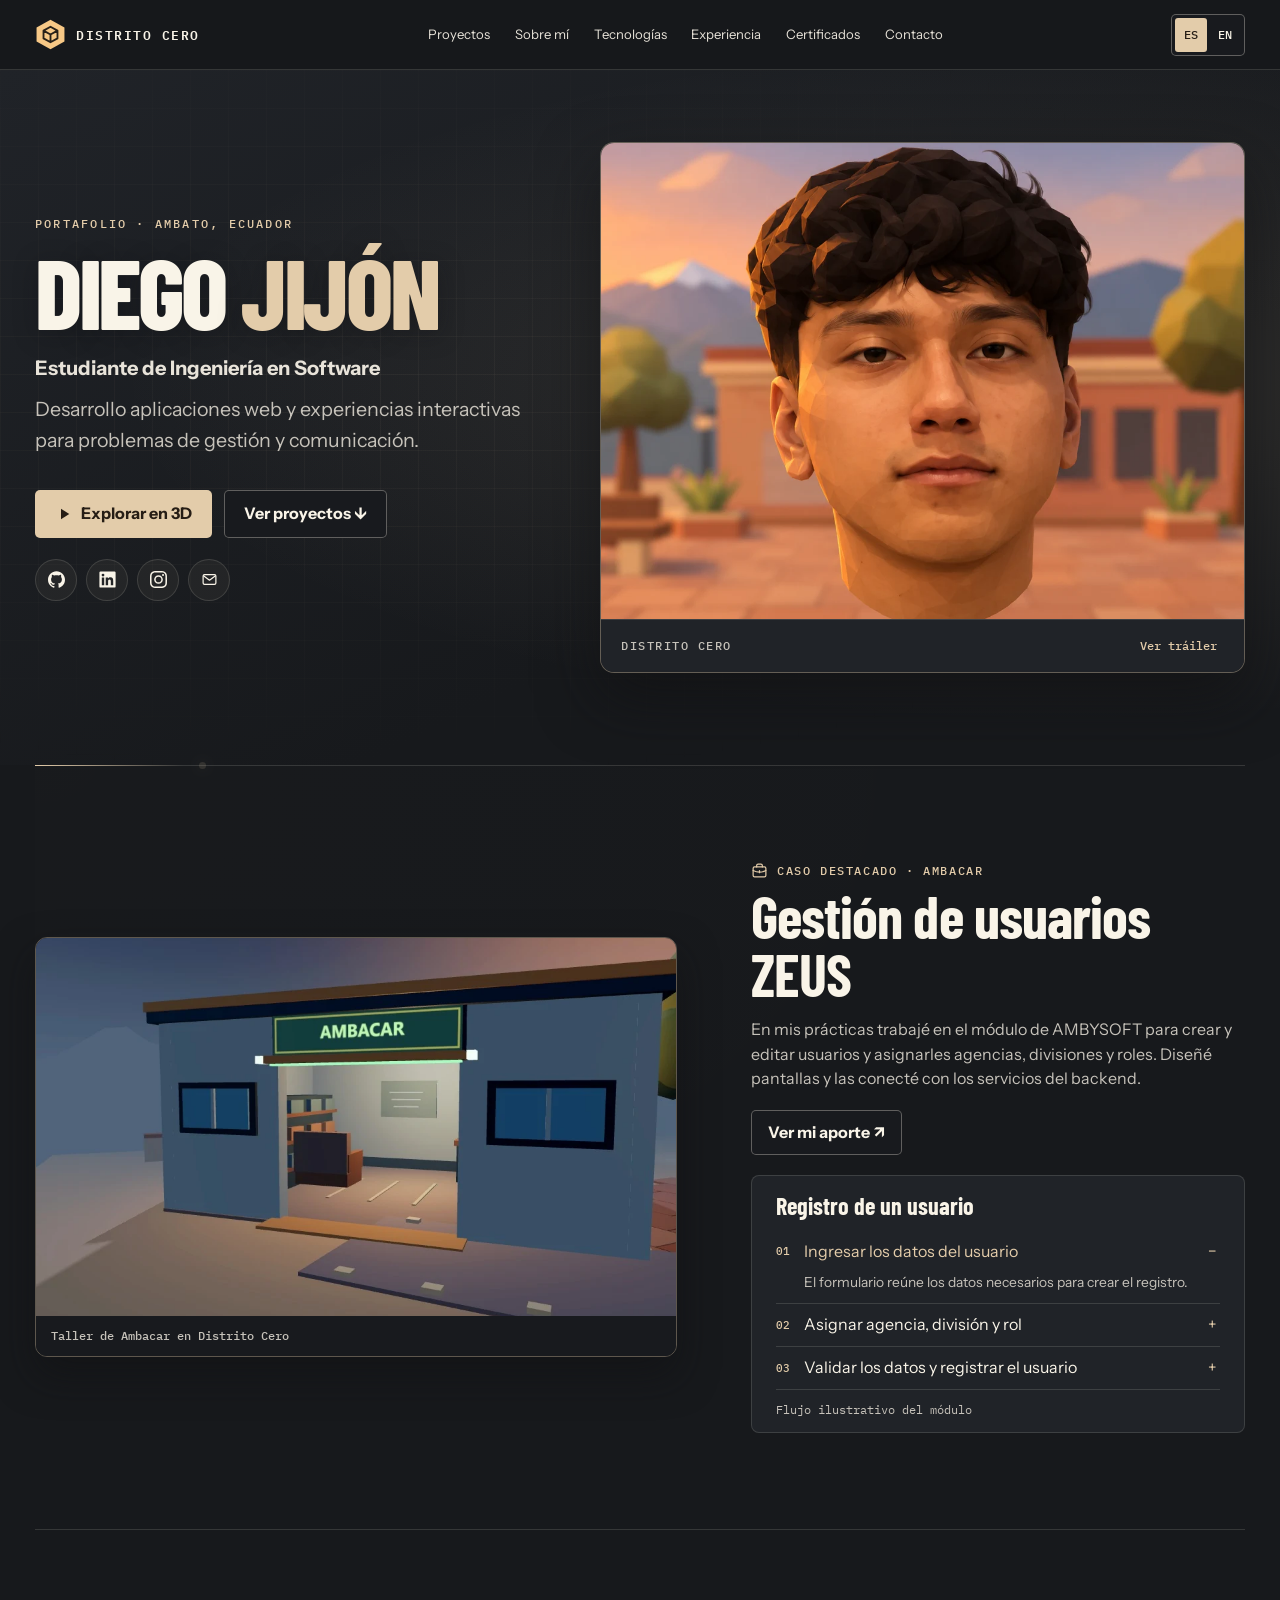
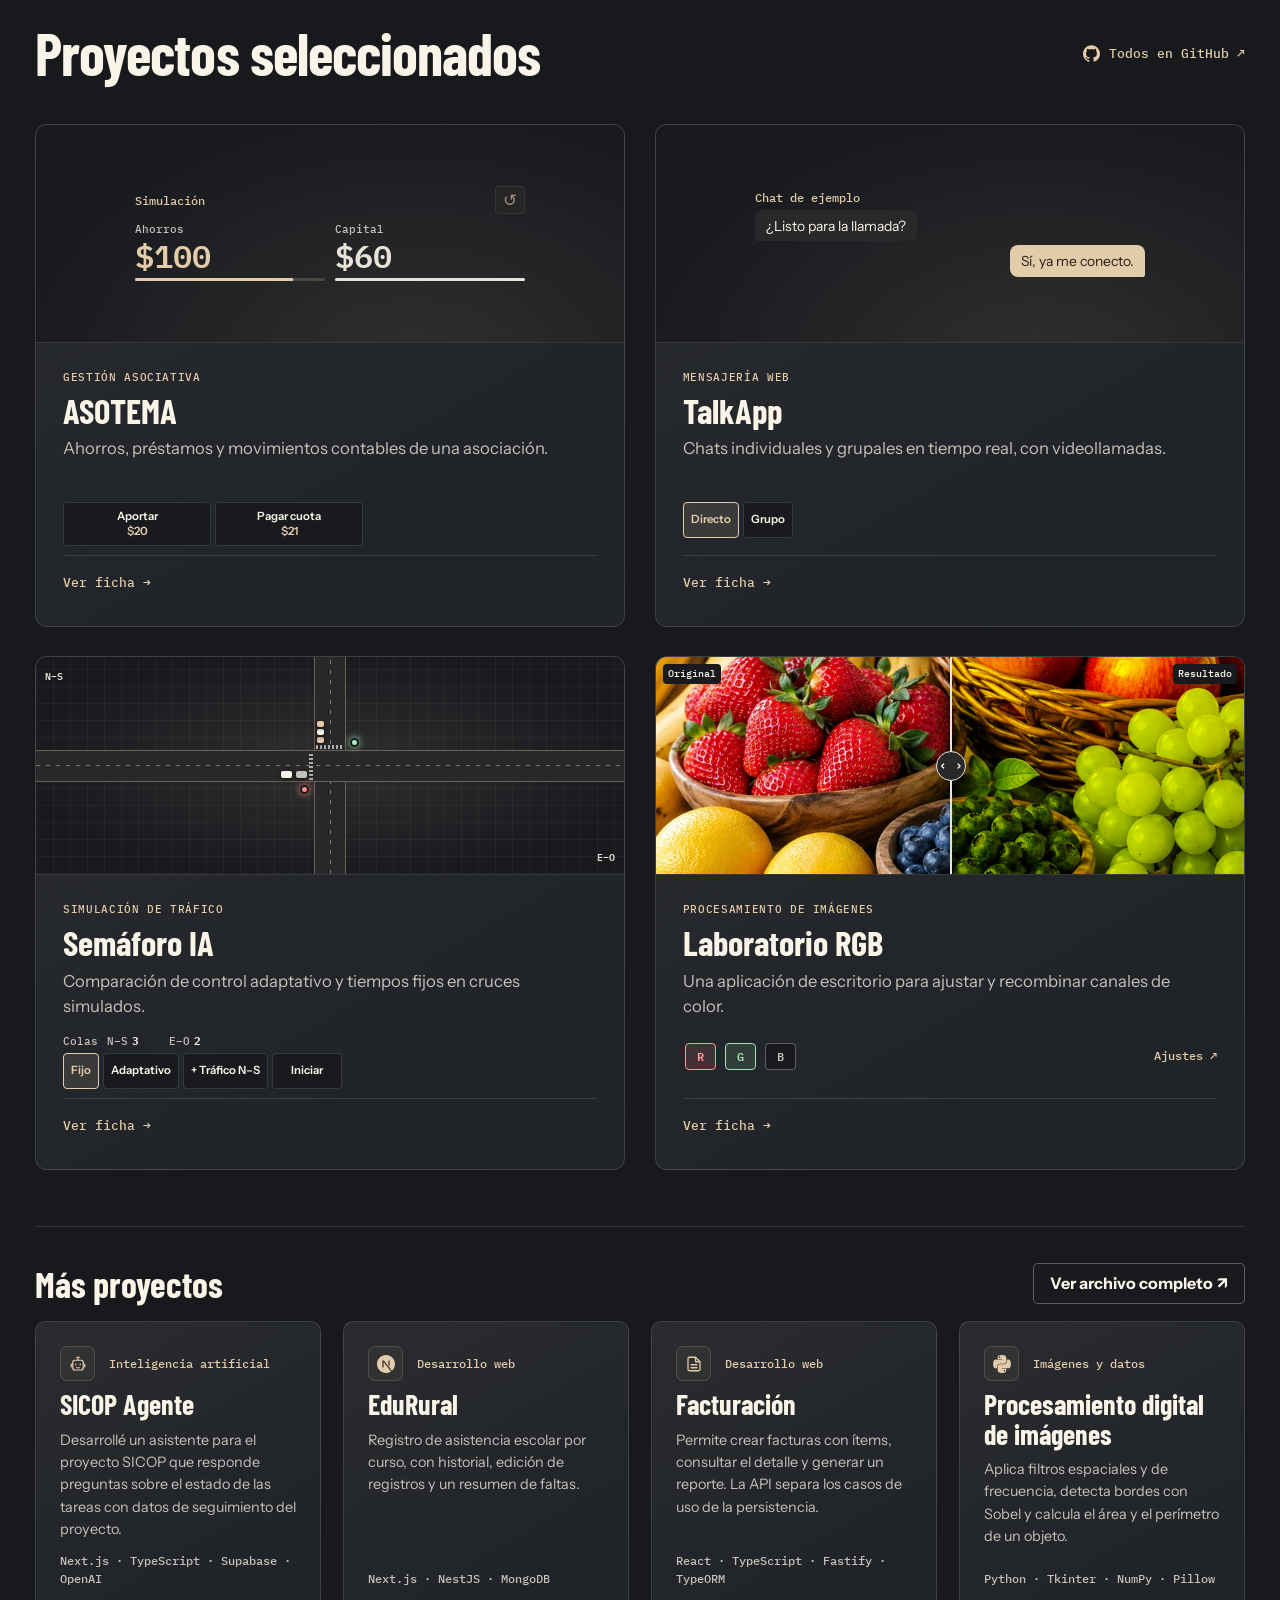
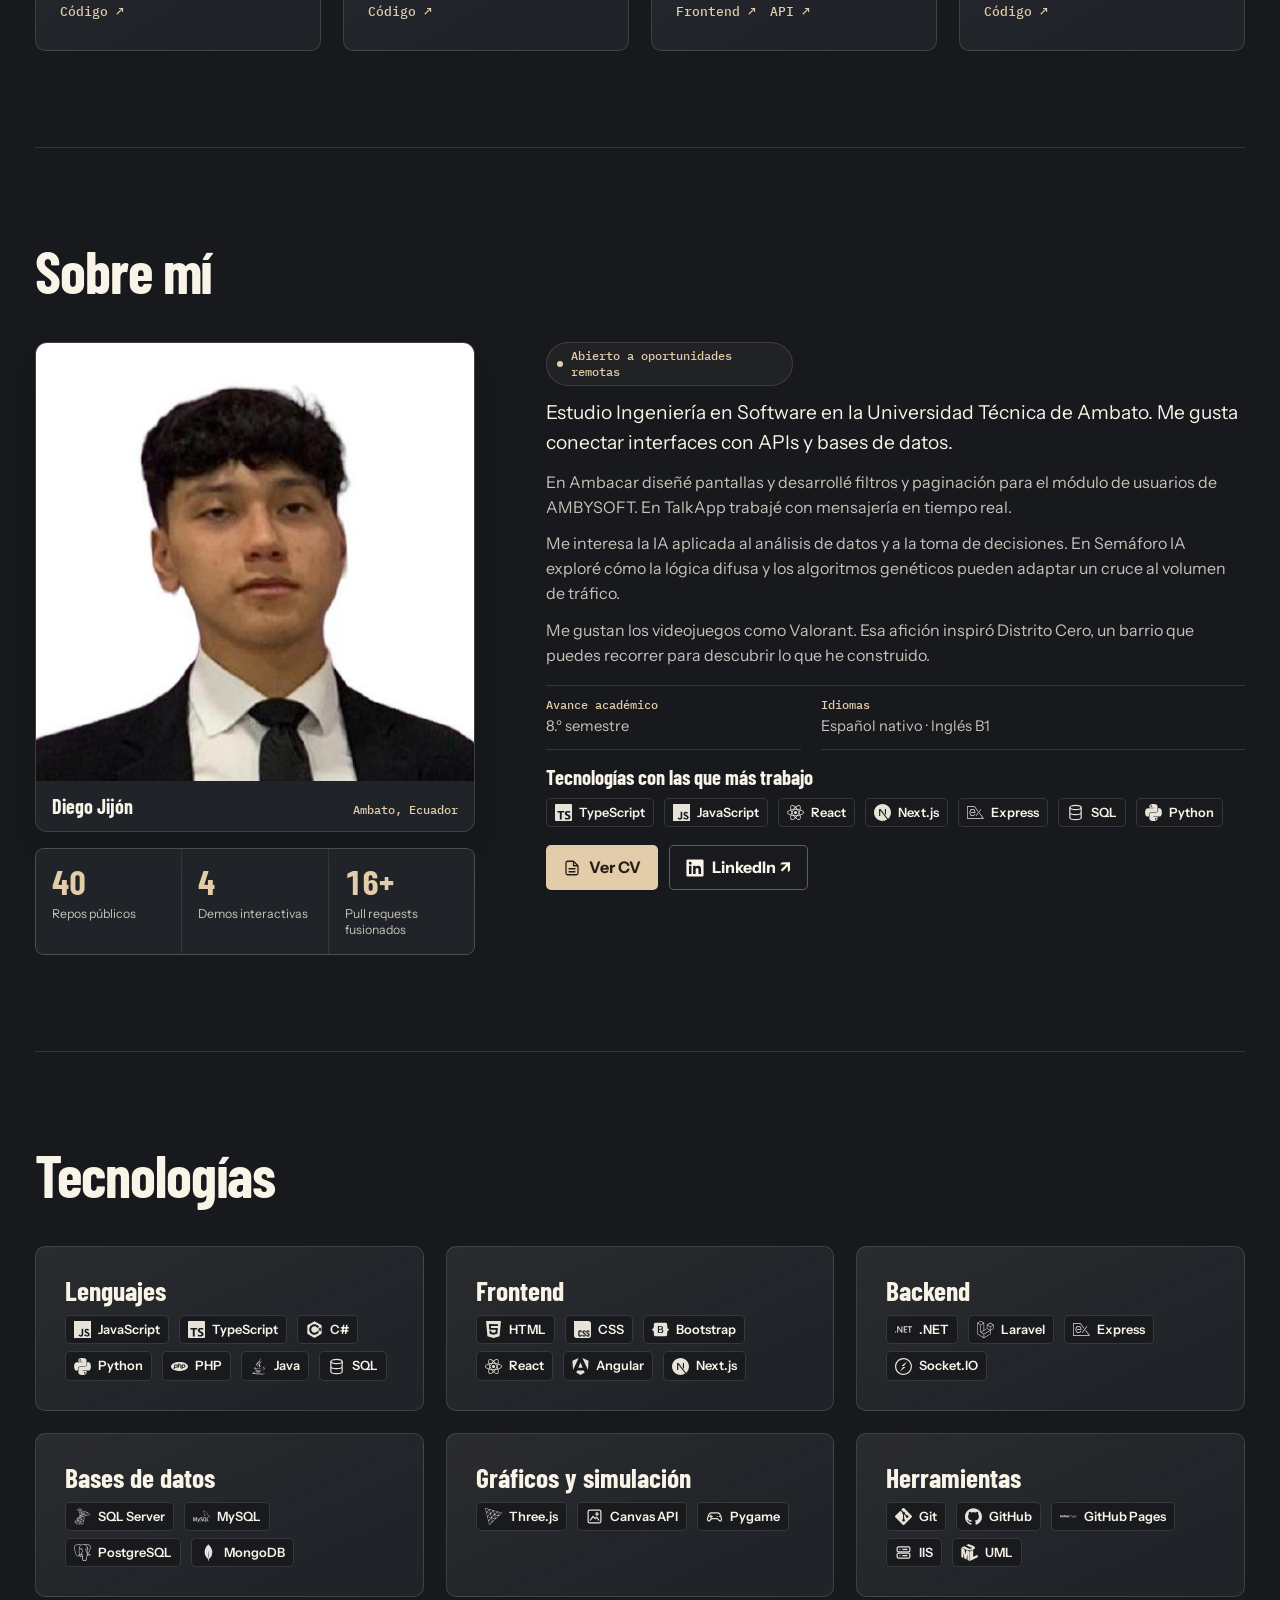
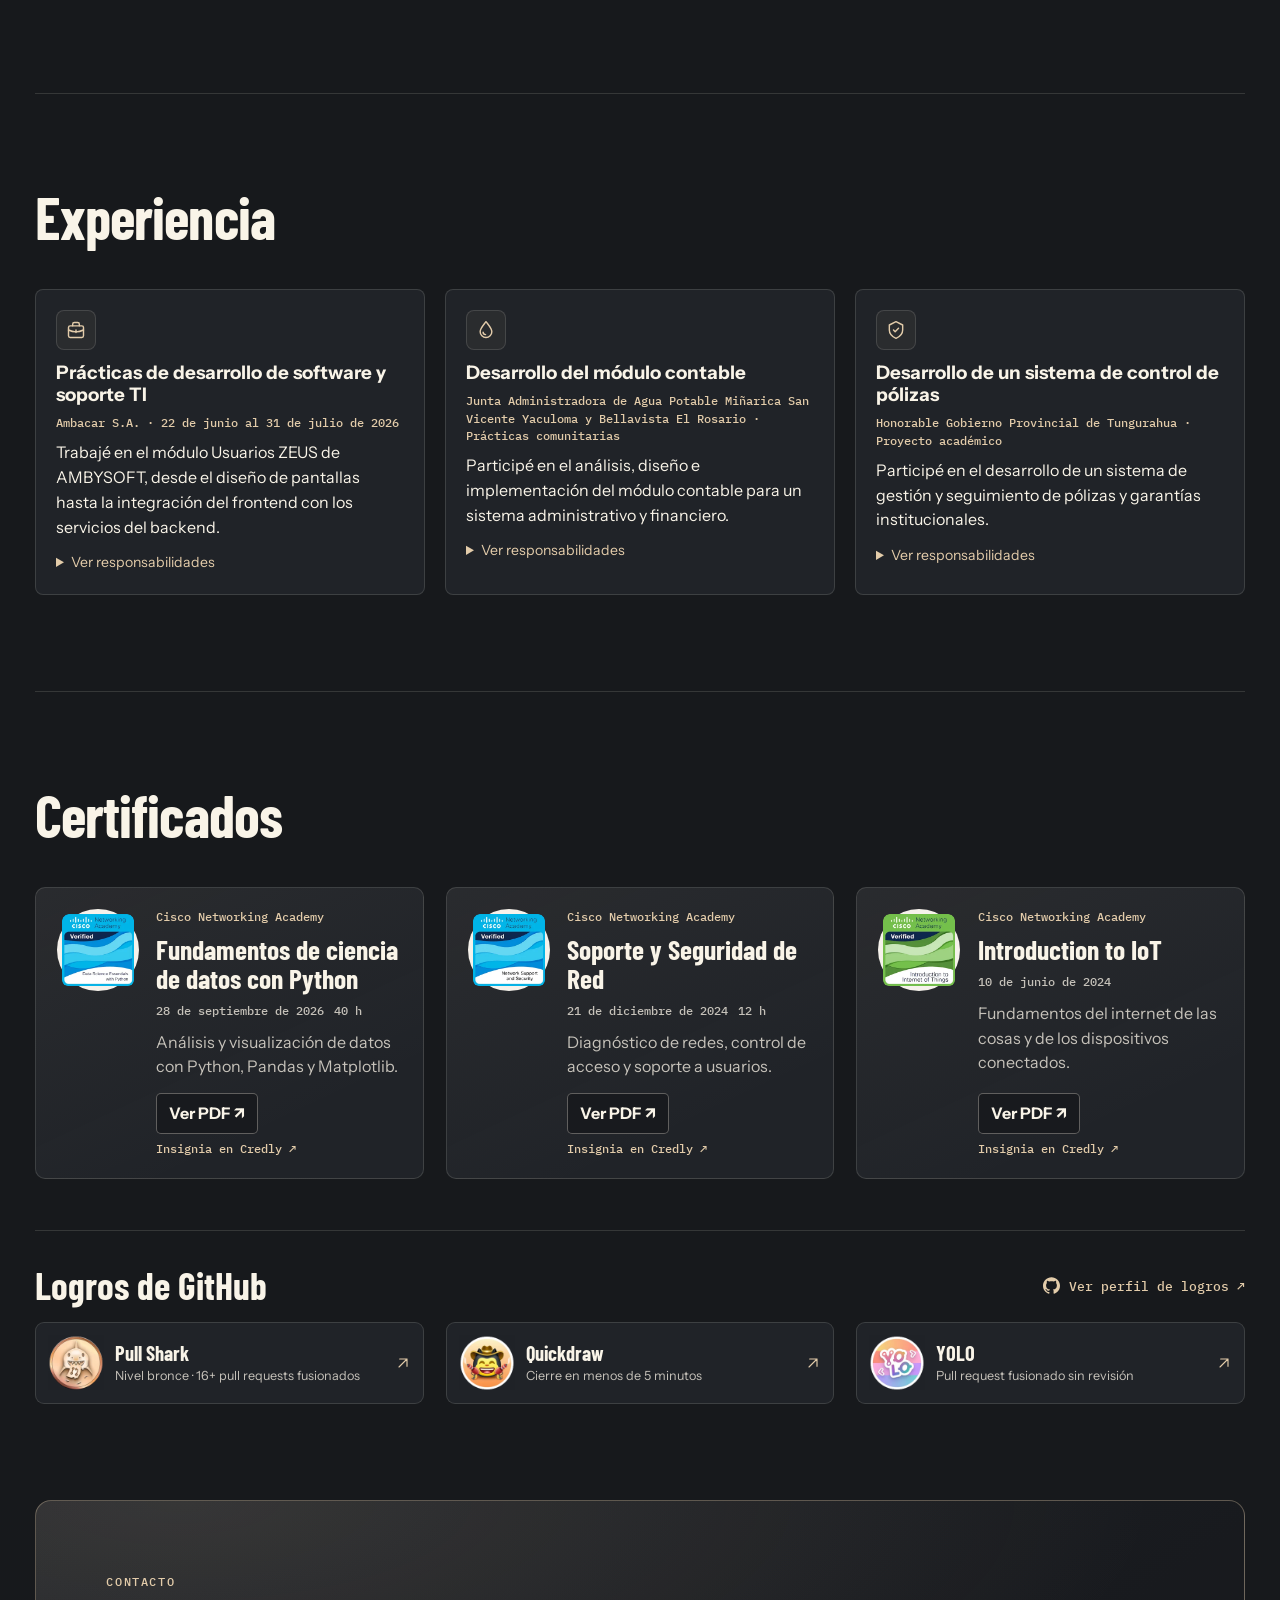
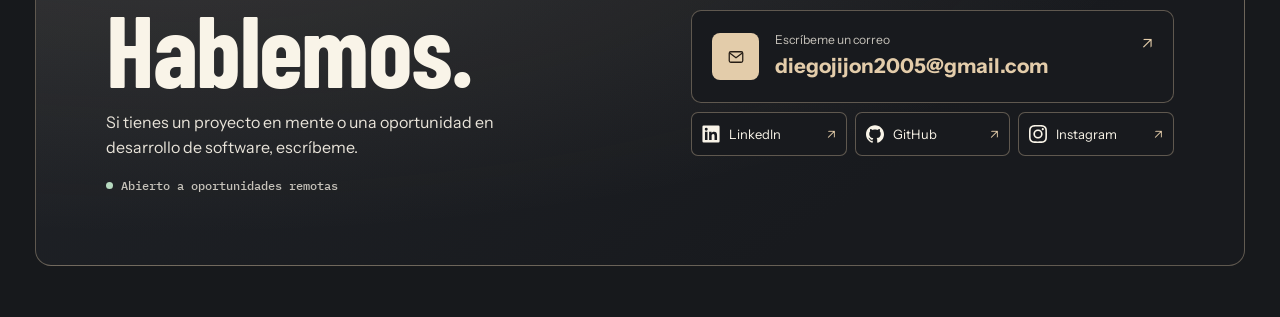
<file: index.html>
<!doctype html>
<html lang="es">
<head>
  <meta charset="utf-8">
  <meta name="viewport" content="width=device-width, initial-scale=1, viewport-fit=cover">
  <meta name="description" content="Distrito Cero, portafolio interactivo de Diego Jijón. Explora proyectos de software en un barrio 3D.">
  <meta property="og:type" content="website">
  <meta property="og:url" content="https://diego200509.github.io/">
  <meta property="og:title" content="Distrito Cero · Diego Jijón">
  <meta property="og:description" content="Explora proyectos de software y prueba sus demostraciones en un barrio interactivo en 3D.">
  <meta property="og:image" content="https://diego200509.github.io/assets/vista-distrito-cero.jpg">
  <meta property="og:image:width" content="1200">
  <meta property="og:image:height" content="630">
  <meta property="og:image:alt" content="Vista aérea del barrio 3D restaurado de Distrito Cero.">
  <meta name="theme-color" content="#17191c">
  <title>Distrito Cero · Diego Jijón</title>
  <link rel="icon" href="./assets/mark.svg" type="image/svg+xml">
  <link rel="stylesheet" href="./styles.css?v=district-media">
  <link rel="stylesheet" href="./campaign.css?v=controls">
  <link rel="stylesheet" href="./site-header.css?v=section-links">
  <link rel="stylesheet" href="./landing.css?v=layout">
  <link rel="stylesheet" href="./archive.css?v=header">
  <link rel="stylesheet" href="./site-footer.css?v=header">
  <link rel="stylesheet" href="./district-preview.css?v=trailer-opening">
  <link rel="stylesheet" href="./asotema-demo.css?v=header">
  <link rel="stylesheet" href="./rgb-demo.css?v=header">
  <link rel="stylesheet" href="./traffic-demo.css?v=header">
  <link rel="stylesheet" href="./workstation.css?v=desktop">
  <script type="importmap">{"imports":{"./content.js":"./content.js?v=trailer-opening","./experience.js":"./experience.js?v=visual","./project-archive.js":"./project-archive.js?v=sicop","./site-footer.js":"./site-footer.js?v=inline"}}</script>
  <script type="module" src="./main.js?v=district-media"></script>
  <script type="module" src="./landing.js?v=layout"></script>
  <script type="module" src="./district-preview.js?v=trailer-opening"></script>
  <script type="module" src="./asotema-demo.js"></script>
  <script type="module" src="./rgb-demo.js?v=case-studies"></script>
  <script type="module" src="./traffic-demo.js?v=case-studies"></script>
</head>
<body>
  <div class="district-opening" id="district-opening" role="region" aria-label="Intro de Distrito Cero" data-aria="openingLabel" hidden>
    <video id="opening-video" playsinline preload="none" aria-hidden="true" tabindex="-1"></video>
    <div class="district-opening-actions">
      <button id="opening-sound" type="button" data-t="enableOpeningSound" hidden>Activar sonido</button>
      <button id="opening-skip" type="button" data-t="skipOpening">Saltar</button>
    </div>
    <div class="district-opening-brand" aria-hidden="true">
      <img src="./assets/mark.svg" width="38" height="38" alt="">
      <p>Distrito <em>Cero</em></p>
      <span class="district-opening-subtitle" data-t="openingSubtitle">Después del apagón</span>
    </div>
    <span class="district-opening-line" aria-hidden="true"></span>
  </div>
  <a class="skip" href="#projects" data-t="skip">Ir a proyectos</a>
  <header class="site-header" id="top">
    <div class="site-header-inner content">
      <a class="brand" href="#inicio" aria-label="Distrito Cero · Inicio">
        <img src="./assets/mark.svg" width="31" height="31" alt="">
        <span>DISTRITO CERO</span>
      </a>
      <div class="site-header-actions">
        <div class="languages" role="group" aria-label="Idioma / Language">
          <button type="button" lang="es" data-lang="es" aria-label="Español" aria-pressed="true">ES</button>
          <button type="button" lang="en" data-lang="en" aria-label="English" aria-pressed="false">EN</button>
        </div>
      </div>
    </div>
  </header>
  <main id="main">
    <section class="hero" id="inicio" aria-labelledby="title">
      <div class="hero-layout content">
        <div class="hero-content">
          <p class="eyebrow" data-t="intro">PORTAFOLIO · AMBATO, ECUADOR</p>
          <h1 id="title" tabindex="-1">Diego <em>Jijón</em></h1>
          <p class="hero-role" data-t="role">Estudiante de Ingeniería en Software</p>
          <p class="lead" data-t="lead">Desarrollo aplicaciones web y experiencias interactivas para problemas de gestión y comunicación.</p>
          <div class="hero-actions">
            <button class="button primary" id="enter" type="button" disabled>
              <svg viewBox="0 0 24 24" aria-hidden="true"><path d="m8 5 11 7-11 7Z" fill="currentColor"/></svg>
              <span data-t="enter">Explorar en 3D</span>
            </button>
            <a class="button secondary" href="#projects" data-t="viewProjects">Ver proyectos ↓</a>
          </div>
          <div class="hero-social" role="group" aria-label="Redes profesionales" data-aria="professionalLinks">
            <a class="icon-link" href="https://github.com/Diego200509" target="_blank" rel="noopener noreferrer" aria-label="GitHub"><svg aria-hidden="true" focusable="false"><use href="./assets/landing-icons.svg#github"></use></svg></a>
            <a class="icon-link" href="https://www.linkedin.com/in/diegojijon/" target="_blank" rel="noopener noreferrer" aria-label="LinkedIn"><svg aria-hidden="true" focusable="false"><use href="./assets/landing-icons.svg#linkedin"></use></svg></a>
            <a class="icon-link" href="https://www.instagram.com/diegojijon09/" target="_blank" rel="noopener noreferrer" aria-label="Instagram"><svg aria-hidden="true" focusable="false"><use href="./assets/contact-icons.svg#instagram"></use></svg></a>
            <a class="icon-link" href="mailto:diegojijon2005@gmail.com" aria-label="Correo personal" data-aria="personalEmail"><svg aria-hidden="true" focusable="false"><use href="./assets/contact-icons.svg#email"></use></svg></a>
          </div>
          <p class="game-error" id="game-error" role="status" hidden></p>
          <noscript><p>Activa JavaScript para explorar el barrio 3D. Puedes acceder a los repositorios desde GitHub.</p></noscript>
        </div>
        <figure class="hero-preview">
          <div class="portrait-frame">
            <img src="./assets/distrito-retrato.webp" width="1100" height="860" alt="Retrato 3D del rostro de Diego Jijón" data-alt="avatarAlt" fetchpriority="high">
            <video id="district-trailer" controls playsinline preload="none" aria-label="Tráiler de Distrito Cero" data-aria="trailerLabel" aria-describedby="trailer-description" hidden></video>
            <p class="sr-only" id="trailer-description" data-t="trailerDescription">Recorrido por el taller de Ambacar, el mural de Laboratorio RGB, TalkApp, el cruce de Semáforo IA y ASOTEMA. Un robot supervisor patrulla antes de que el distrito recupere la luz.</p>
            <p class="district-trailer-error" id="trailer-error" role="status" data-t="trailerError" hidden>No se pudo reproducir el tráiler.</p>
          </div>
          <figcaption>
            <span>DISTRITO CERO</span>
            <button type="button" class="preview-project" id="trailer-toggle" aria-controls="district-trailer" aria-expanded="false" data-t="showTrailer" hidden>Ver tráiler</button>
          </figcaption>
        </figure>
      </div>
    </section>
    <section class="featured content landing-chapter" id="featured" aria-labelledby="featured-title">
      <span class="chapter-seam" aria-hidden="true"></span>
      <div class="featured-copy" data-reveal>
        <p class="eyebrow featured-label"><svg aria-hidden="true" focusable="false"><use href="./assets/landing-icons.svg#briefcase"></use></svg><span data-t="featured">CASO DESTACADO · AMBACAR</span></p>
        <h2 id="featured-title" data-t="featuredTitle">Gestión de usuarios ZEUS</h2>
        <p data-t="featuredCopy">En mis prácticas trabajé en el módulo de AMBYSOFT para crear y editar usuarios y asignarles agencias, divisiones y roles. Diseñé pantallas y las conecté con los servicios del backend.</p>
        <button type="button" class="button secondary" id="featured-detail" data-t="featuredDetail">Ver mi aporte ↗</button>
      </div>
      <figure class="featured-preview" data-reveal="from-left">
        <img src="./assets/ambacar-taller.webp?v=district-media" width="960" height="600" loading="lazy" decoding="async" alt="Entrada abierta del taller de Ambacar en el mundo 3D" data-alt="workshopPreviewAlt">
        <figcaption data-t="workshopPreview">Taller de Ambacar en Distrito Cero</figcaption>
      </figure>
      <div class="featured-flow" data-reveal>
        <h3 data-t="flowTitle">Registro de un usuario</h3>
        <ol class="flow-steps">
          <li>
            <details name="user-flow" open>
              <summary><span data-t="flowUser">Ingresar los datos del usuario</span></summary>
              <p data-t="flowUserDetail">El formulario reúne los datos necesarios para crear el registro.</p>
            </details>
          </li>
          <li>
            <details name="user-flow">
              <summary><span data-t="flowAssignment">Asignar agencia, división y rol</span></summary>
              <p data-t="flowAssignmentDetail">Los catálogos conectados al backend ofrecen las opciones que corresponden a cada campo.</p>
            </details>
          </li>
          <li>
            <details name="user-flow">
              <summary><span data-t="flowValidation">Validar los datos y registrar el usuario</span></summary>
              <p data-t="flowValidationDetail">El backend comprueba los datos antes de guardar el registro.</p>
            </details>
          </li>
        </ol>
        <p class="flow-note" data-t="flowNote">Flujo ilustrativo del módulo</p>
      </div>
    </section>
    <section class="archive content landing-chapter" id="projects" aria-labelledby="projects-title">
      <span class="chapter-seam" aria-hidden="true"></span>
      <header class="section-title" data-reveal>
        <h2 id="projects-title" data-t="selected">Proyectos seleccionados</h2>
        <a href="https://github.com/Diego200509?tab=repositories" class="text-link icon-text" target="_blank" rel="noopener noreferrer"><svg aria-hidden="true" focusable="false"><use href="./assets/landing-icons.svg#github"></use></svg><span data-t="allRepos">Todos en GitHub ↗</span></a>
      </header>
      <div class="project-grid" id="project-grid" data-reveal="sequence">
        <article class="project-card" id="asotema-demo" aria-labelledby="asotema-title">
          <div class="project-stage asotema-preview">
            <div class="asotema-preview-header">
              <span data-t="asotemaSimulation">Simulación</span>
              <button id="asotema-reset" type="button" aria-label="Reiniciar simulación" data-aria="asotemaReset" aria-disabled="true" disabled>↺</button>
            </div>
            <dl class="asotema-balances" aria-live="polite" aria-atomic="true">
              <div class="asotema-savings">
                <dt data-t="asotemaSavings">Ahorros</dt>
                <dd id="asotema-savings">$100</dd>
              </div>
              <div class="asotema-principal">
                <dt data-t="asotemaPrincipal">Capital</dt>
                <dd id="asotema-principal">$60</dd>
              </div>
            </dl>
          </div>
          <div class="project-copy">
            <small id="asotema-kind">Gestión asociativa</small>
            <h3 id="asotema-title">ASOTEMA</h3>
            <span id="asotema-description">Ahorros, préstamos y movimientos contables de una asociación.</span>
            <div class="asotema-actions" role="group" aria-label="Operaciones de ejemplo" data-aria="asotemaActions">
              <button id="asotema-deposit" type="button" disabled><span data-t="asotemaDeposit">Aportar</span><strong>$20</strong></button>
              <button id="asotema-pay" type="button" disabled><span data-t="asotemaPay">Pagar cuota</span><strong>$21</strong></button>
            </div>
            <a class="project-details-link" id="asotema-details" href="./asotema.html" data-t="caseView">Ver ficha →</a>
          </div>
        </article>
        <article class="project-card" id="talkapp" aria-labelledby="talkapp-title">
          <div class="project-stage talkapp-preview">
            <div class="talkapp-preview-label" data-t="talkPreview">Chat de ejemplo</div>
            <div class="talkapp-conversation" id="talkapp-conversation" aria-live="polite">
              <div data-talk-chat="direct">
                <p data-t="talkDirectFirst">¿Listo para la llamada?</p>
                <p data-t="talkDirectReply">Sí, ya me conecto.</p>
              </div>
              <div data-talk-chat="group" hidden>
                <p data-t="talkGroupFirst">¿Probamos la demo?</p>
                <p data-t="talkGroupReply">Equipo listo.</p>
              </div>
            </div>
          </div>
          <div class="project-copy">
            <small id="talkapp-kind">Mensajería web</small>
            <h3 id="talkapp-title">TalkApp</h3>
            <span id="talkapp-description">Chats individuales y grupales en tiempo real, con videollamadas.</span>
            <div class="talkapp-modes" role="group" aria-label="Chat de ejemplo" data-aria="talkPreview">
              <button type="button" data-talk-mode="direct" data-t="talkDirect" aria-controls="talkapp-conversation" aria-pressed="true" disabled>Directo</button>
              <button type="button" data-talk-mode="group" data-t="talkGroup" aria-controls="talkapp-conversation" aria-pressed="false" disabled>Grupo</button>
            </div>
            <a class="project-details-link" id="talkapp-details" href="./talkapp.html" data-t="caseView">Ver ficha →</a>
          </div>
        </article>
        <article class="project-card traffic-card" id="traffic-demo" aria-labelledby="traffic-title">
          <div class="project-stage traffic-scene" aria-hidden="true">
            <div class="traffic-road traffic-road-vertical"></div>
            <div class="traffic-road traffic-road-horizontal"></div>
            <div class="traffic-crosswalk traffic-crosswalk-vertical"></div>
            <div class="traffic-crosswalk traffic-crosswalk-horizontal"></div>
            <div class="traffic-cars traffic-cars-vertical"></div>
            <div class="traffic-cars traffic-cars-horizontal"></div>
            <span class="traffic-passing traffic-passing-vertical"></span>
            <span class="traffic-passing traffic-passing-horizontal"></span>
            <span class="traffic-light traffic-light-vertical" data-phase="green"></span>
            <span class="traffic-light traffic-light-horizontal" data-phase="red"></span>
            <span class="traffic-axis traffic-axis-vertical">N–S</span>
            <span class="traffic-axis traffic-axis-horizontal" data-t="trafficEastWest">E–O</span>
          </div>
          <div class="project-copy">
            <small id="traffic-kind">Simulación de tráfico</small>
            <h3 id="traffic-title">Semáforo IA</h3>
            <span id="traffic-description">Comparación de control adaptativo y tiempos fijos en cruces simulados.</span>
            <div class="traffic-controls">
              <div class="traffic-stats" role="group" aria-label="Vehículos en espera" data-aria="trafficQueues">
                <span data-t="trafficWaiting">Colas</span>
                <span class="traffic-stat"><span>N–S</span> <b id="traffic-count-vertical">3</b></span>
                <span class="traffic-stat"><span data-t="trafficEastWest">E–O</span> <b id="traffic-count-horizontal">2</b></span>
              </div>
              <div class="traffic-toolbar">
                <div class="traffic-modes" role="group" aria-label="Modo del semáforo" data-aria="trafficMode">
                  <button type="button" data-traffic-mode="fixed" aria-pressed="true" data-t="trafficFixed" disabled>Fijo</button>
                  <button type="button" data-traffic-mode="adaptive" aria-pressed="false" aria-label="Adaptativo (Auto)" data-aria="trafficAdaptiveLabel" disabled>
                    <span class="traffic-mode-full" data-t="trafficAdaptive">Adaptativo</span>
                    <span class="traffic-mode-short" aria-hidden="true">Auto</span>
                  </button>
                </div>
                <div class="traffic-actions">
                  <button type="button" id="traffic-demand" aria-pressed="false" aria-label="Más tráfico norte-sur" data-aria="trafficDemandLabel" disabled>
                    <span class="traffic-demand-label" data-t="trafficDemand">+ Tráfico N–S</span>
                    <span class="traffic-demand-icon" aria-hidden="true">+</span>
                  </button>
                  <button type="button" id="traffic-play" data-running="false" disabled>
                    <span class="traffic-play-size" aria-hidden="true" data-t="trafficResume">Continuar</span>
                    <span id="traffic-play-label" data-t="trafficPlay">Iniciar</span>
                    <span class="traffic-play-icon" aria-hidden="true"></span>
                  </button>
                </div>
              </div>
              <p class="sr-only" id="traffic-phase"><span data-t="trafficGreenNorth">Verde norte–sur</span><span data-t="trafficGreenEast" hidden>Verde este–oeste</span><span data-t="trafficAllRed" hidden>Rojo en ambas vías</span></p>
            </div>
            <a class="project-details-link" id="traffic-details" href="./semaforo-ia.html" data-t="caseView">Ver ficha →</a>
          </div>
        </article>
        <article class="project-card rgb-card" id="rgb-demo" aria-labelledby="rgb-title">
          <div class="project-stage rgb-preview">
            <img id="rgb-original" src="./assets/rgb-frutas.webp" width="880" height="660" loading="lazy" alt="Frutas de varios colores en cestas" data-alt="rgbSampleAlt">
            <canvas id="rgb-result" width="880" height="660" aria-hidden="true"></canvas>
            <span class="rgb-side rgb-before" data-t="rgbBefore">Original</span>
            <span class="rgb-side rgb-after" data-t="rgbAfter">Resultado</span>
            <span class="rgb-divider" aria-hidden="true"><span>‹ ›</span></span>
            <input id="rgb-split" type="range" min="0" max="100" value="50" aria-label="Porcentaje visible de la imagen original" data-aria="rgbCompare" aria-describedby="rgb-instructions" disabled>
          </div>
          <p id="rgb-instructions" class="sr-only" data-t="rgbInstructions">Arrastra la línea o usa las flechas del teclado para comparar.</p>
          <div class="project-copy">
            <small id="rgb-kind">Procesamiento de imágenes</small>
            <h3 id="rgb-title" data-t="rgbTitle">Laboratorio RGB</h3>
            <span id="rgb-description">Una aplicación de escritorio para ajustar y recombinar canales de color.</span>
            <p class="rgb-error" id="rgb-error" role="status" hidden data-t="rgbError">La comparación no pudo cargar.</p>
            <div class="rgb-actions">
              <fieldset id="rgb-channels" disabled>
                <legend class="sr-only" data-t="rgbChannels">Canales de color</legend>
                <label class="rgb-toggle" data-channel="red">
                  <input type="checkbox" data-aria="rgbRed" aria-label="Rojo" checked><span aria-hidden="true">R</span>
                </label>
                <label class="rgb-toggle" data-channel="green">
                  <input type="checkbox" data-aria="rgbGreen" aria-label="Verde" checked><span aria-hidden="true">G</span>
                </label>
                <label class="rgb-toggle" data-channel="blue">
                  <input type="checkbox" data-aria="rgbBlue" aria-label="Azul"><span aria-hidden="true">B</span>
                </label>
              </fieldset>
              <button class="rgb-settings-button" id="rgb-settings-button" type="button" aria-haspopup="dialog" aria-label="Ajustes y captura" data-aria="rgbSettingsLabel" data-t="rgbSettings">Ajustes ↗</button>
            </div>
            <a class="project-details-link" id="rgb-details" href="./laboratorio-rgb.html" data-t="caseView">Ver ficha →</a>
          </div>
        </article>
      </div>
      <section class="more-projects" aria-labelledby="more-projects-title">
        <header class="more-projects-heading" data-reveal>
          <h3 id="more-projects-title" data-t="moreProjects">Más proyectos</h3>
          <a class="button secondary" id="archive-link" href="./archive.html" data-t="archiveLink">Ver archivo completo ↗</a>
        </header>
        <div class="archive-grid" id="more-project-grid" data-reveal="sequence"></div>
      </section>
      <noscript>
        <ul>
          <li><a href="https://github.com/Diego200509/asotema">ASOTEMA</a></li>
          <li><a href="https://github.com/Diego200509/talk-app">TalkApp</a></li>
          <li><a href="https://github.com/Diego200509/Semaforo_IA">Semáforo IA</a></li>
          <li><a href="https://github.com/Diego200509/Lab_imagenes_rgb">Laboratorio RGB</a></li>
        </ul>
      </noscript>
    </section>
    <section class="profile content landing-chapter" id="profile" aria-labelledby="profile-title">
      <span class="chapter-seam" aria-hidden="true"></span>
      <header class="section-title" data-reveal><h2 id="profile-title" data-t="profile">Sobre mí</h2></header>
      <div class="profile-story" data-reveal>
        <p class="profile-availability" data-t="profileRemote">Abierto a oportunidades remotas</p>
        <p class="profile-copy profile-intro" data-t="profileIntro">Estudio Ingeniería en Software en la Universidad Técnica de Ambato. Me gusta conectar interfaces con APIs y bases de datos.</p>
        <p class="profile-copy" data-t="profileWork">En Ambacar diseñé pantallas y desarrollé filtros y paginación para el módulo de usuarios de AMBYSOFT. En TalkApp trabajé con mensajería en tiempo real.</p>
        <p class="profile-copy" data-t="profileAI">Me interesa la IA aplicada al análisis de datos y a la toma de decisiones. En Semáforo IA exploré cómo la lógica difusa y los algoritmos genéticos pueden adaptar un cruce al volumen de tráfico.</p>
        <p class="profile-copy" data-t="personal">Me gustan los videojuegos como Valorant. Esa afición inspiró Distrito Cero, un barrio que puedes recorrer para descubrir lo que he construido.</p>
        <dl class="profile-facts">
          <div><dt data-t="profileStudyStage">Avance académico</dt><dd data-t="profileSemester">8.º semestre</dd></div>
          <div><dt data-t="languages">Idiomas</dt><dd data-t="languageLevels">Español nativo · Inglés B1</dd></div>
        </dl>
        <div class="profile-stack">
          <h3 data-t="profileStack">Tecnologías con las que más trabajo</h3>
          <ul class="technology-tools">
            <li><svg aria-hidden="true" focusable="false"><use href="./assets/landing-icons.svg#typescript"></use></svg>TypeScript</li>
            <li><svg aria-hidden="true" focusable="false"><use href="./assets/landing-icons.svg#javascript"></use></svg>JavaScript</li>
            <li><svg aria-hidden="true" focusable="false"><use href="./assets/landing-icons.svg#react"></use></svg>React</li>
            <li><svg aria-hidden="true" focusable="false"><use href="./assets/landing-icons.svg#nextdotjs"></use></svg>Next.js</li>
            <li><svg aria-hidden="true" focusable="false"><use href="./assets/landing-icons.svg#express"></use></svg>Express</li>
            <li><svg aria-hidden="true" focusable="false"><use href="./assets/landing-icons.svg#sql"></use></svg>SQL</li>
            <li><svg aria-hidden="true" focusable="false"><use href="./assets/landing-icons.svg#python"></use></svg>Python</li>
          </ul>
        </div>
        <div class="profile-actions">
          <a class="button primary" href="./cv.html" id="cv-link"><svg aria-hidden="true" focusable="false"><use href="./assets/landing-icons.svg#document"></use></svg><span data-t="cv">Ver CV</span></a>
          <a class="button secondary" href="https://www.linkedin.com/in/diegojijon/" target="_blank" rel="noopener noreferrer"><svg aria-hidden="true" focusable="false"><use href="./assets/landing-icons.svg#linkedin"></use></svg>LinkedIn ↗</a>
        </div>
      </div>
      <div class="profile-media" data-reveal="from-left">
        <figure class="profile-portrait">
          <img src="./assets/diego-jijon.jpg" width="460" height="460" alt="Retrato de Diego Jijón" data-alt="profilePhotoAlt" loading="lazy" decoding="async">
          <figcaption><strong>Diego Jijón</strong><span data-t="profileLocation">Ambato, Ecuador</span></figcaption>
        </figure>
        <dl class="profile-stats" aria-label="Cifras de mi trabajo" data-aria="profileStats">
          <div><dt data-t="profileRepos">Repos públicos</dt><dd>40</dd></div>
          <div><dt data-t="profileDemos">Demos interactivas</dt><dd>4</dd></div>
          <div><dt data-t="profilePulls">Pull requests fusionados</dt><dd>16+</dd></div>
        </dl>
      </div>
    </section>
    <section class="content landing-chapter" id="technologies" aria-labelledby="technologies-title">
      <span class="chapter-seam" aria-hidden="true"></span>
      <header class="section-title" data-reveal><h2 id="technologies-title" data-t="technologies">Tecnologías</h2></header>
      <ul class="technology-grid" data-reveal="sequence">
        <li class="technology-card">
          <h3 data-t="techLanguages">Lenguajes</h3>
          <ul class="technology-tools">
            <li><svg aria-hidden="true" focusable="false"><use href="./assets/landing-icons.svg#javascript"></use></svg>JavaScript</li>
            <li><svg aria-hidden="true" focusable="false"><use href="./assets/landing-icons.svg#typescript"></use></svg>TypeScript</li>
            <li><svg aria-hidden="true" focusable="false"><use href="./assets/landing-icons.svg#csharp"></use></svg>C#</li>
            <li><svg aria-hidden="true" focusable="false"><use href="./assets/landing-icons.svg#python"></use></svg>Python</li>
            <li><svg aria-hidden="true" focusable="false"><use href="./assets/landing-icons.svg#php"></use></svg>PHP</li>
            <li><svg aria-hidden="true" focusable="false"><use href="./assets/landing-icons.svg#java"></use></svg>Java</li>
            <li><svg aria-hidden="true" focusable="false"><use href="./assets/landing-icons.svg#sql"></use></svg>SQL</li>
          </ul>
        </li>
        <li class="technology-card">
          <h3>Frontend</h3>
          <ul class="technology-tools">
            <li><svg aria-hidden="true" focusable="false"><use href="./assets/landing-icons.svg#html5"></use></svg>HTML</li>
            <li><svg aria-hidden="true" focusable="false"><use href="./assets/landing-icons.svg#css"></use></svg>CSS</li>
            <li><svg aria-hidden="true" focusable="false"><use href="./assets/landing-icons.svg#bootstrap"></use></svg>Bootstrap</li>
            <li><svg aria-hidden="true" focusable="false"><use href="./assets/landing-icons.svg#react"></use></svg>React</li>
            <li><svg aria-hidden="true" focusable="false"><use href="./assets/landing-icons.svg#angular"></use></svg>Angular</li>
            <li><svg aria-hidden="true" focusable="false"><use href="./assets/landing-icons.svg#nextdotjs"></use></svg>Next.js</li>
          </ul>
        </li>
        <li class="technology-card">
          <h3>Backend</h3>
          <ul class="technology-tools">
            <li><svg aria-hidden="true" focusable="false"><use href="./assets/landing-icons.svg#dotnet"></use></svg>.NET</li>
            <li><svg aria-hidden="true" focusable="false"><use href="./assets/landing-icons.svg#laravel"></use></svg>Laravel</li>
            <li><svg aria-hidden="true" focusable="false"><use href="./assets/landing-icons.svg#express"></use></svg>Express</li>
            <li><svg aria-hidden="true" focusable="false"><use href="./assets/landing-icons.svg#socketdotio"></use></svg>Socket.IO</li>
          </ul>
        </li>
        <li class="technology-card">
          <h3 data-t="techDatabases">Bases de datos</h3>
          <ul class="technology-tools">
            <li><svg aria-hidden="true" focusable="false"><use href="./assets/landing-icons.svg#microsoftsqlserver"></use></svg>SQL Server</li>
            <li><svg aria-hidden="true" focusable="false"><use href="./assets/landing-icons.svg#mysql"></use></svg>MySQL</li>
            <li><svg aria-hidden="true" focusable="false"><use href="./assets/landing-icons.svg#postgresql"></use></svg>PostgreSQL</li>
            <li><svg aria-hidden="true" focusable="false"><use href="./assets/landing-icons.svg#mongodb"></use></svg>MongoDB</li>
          </ul>
        </li>
        <li class="technology-card">
          <h3 data-t="techGraphics">Gráficos y simulación</h3>
          <ul class="technology-tools">
            <li><svg aria-hidden="true" focusable="false"><use href="./assets/landing-icons.svg#threedotjs"></use></svg>Three.js</li>
            <li><svg aria-hidden="true" focusable="false"><use href="./assets/landing-icons.svg#canvas-api"></use></svg>Canvas API</li>
            <li><svg aria-hidden="true" focusable="false"><use href="./assets/landing-icons.svg#pygame"></use></svg>Pygame</li>
          </ul>
        </li>
        <li class="technology-card">
          <h3 data-t="techTools">Herramientas</h3>
          <ul class="technology-tools">
            <li><svg aria-hidden="true" focusable="false"><use href="./assets/landing-icons.svg#git"></use></svg>Git</li>
            <li><svg aria-hidden="true" focusable="false"><use href="./assets/landing-icons.svg#github"></use></svg>GitHub</li>
            <li><svg aria-hidden="true" focusable="false"><use href="./assets/landing-icons.svg#githubpages"></use></svg>GitHub Pages</li>
            <li><svg aria-hidden="true" focusable="false"><use href="./assets/landing-icons.svg#iis"></use></svg>IIS</li>
            <li><svg aria-hidden="true" focusable="false"><use href="./assets/landing-icons.svg#uml"></use></svg>UML</li>
          </ul>
        </li>
      </ul>
    </section>
    <section class="experience content landing-chapter" id="experience" aria-labelledby="experience-title">
      <span class="chapter-seam" aria-hidden="true"></span>
      <header class="section-title" data-reveal><h2 id="experience-title" data-t="experience">Experiencia</h2></header>
      <div class="experience-list" id="experience-list" data-reveal="sequence"></div>
    </section>
    <section class="content landing-chapter" id="certificates" aria-labelledby="certificates-title">
      <span class="chapter-seam" aria-hidden="true"></span>
      <header class="section-title" data-reveal><h2 id="certificates-title" data-t="certificates">Certificados</h2></header>
      <div class="certificate-grid" data-reveal="sequence">
        <article class="certificate-card">
          <div class="certificate-icon"><img src="./assets/cisco-badge-python.webp" width="240" height="240" loading="lazy" decoding="async" alt=""></div>
          <div class="certificate-copy">
            <p class="certificate-issuer">Cisco Networking Academy</p>
            <h3 data-t="certDataTitle">Fundamentos de ciencia de datos con Python</h3>
            <div class="certificate-meta">
              <time datetime="2026-09-28" data-t="certDataDate">28 de septiembre de 2026</time>
              <span>40 h</span>
            </div>
            <p data-t="certDataCopy">Análisis y visualización de datos con Python, Pandas y Matplotlib.</p>
            <div class="certificate-links">
              <a class="button secondary" href="./assets/cisco-data-science-python.pdf" target="_blank" rel="noopener noreferrer" aria-label="Ver PDF de Fundamentos de ciencia de datos con Python" data-t="certPdf" data-aria="certDataPdf">Ver PDF ↗</a>
              <a class="text-link" href="https://www.credly.com/badges/15d13ba0-3259-4e6a-a81f-54c8e1904e45" target="_blank" rel="noopener noreferrer" data-t="certBadge">Insignia en Credly ↗</a>
            </div>
          </div>
        </article>
        <article class="certificate-card">
          <div class="certificate-icon"><img src="./assets/cisco-badge-redes.webp" width="240" height="240" loading="lazy" decoding="async" alt=""></div>
          <div class="certificate-copy">
            <p class="certificate-issuer">Cisco Networking Academy</p>
            <h3 data-t="certNetworkTitle">Soporte y Seguridad de Red</h3>
            <div class="certificate-meta">
              <time datetime="2024-12-21" data-t="certNetworkDate">21 de diciembre de 2024</time>
              <span>12 h</span>
            </div>
            <p data-t="certNetworkCopy">Diagnóstico de redes, control de acceso y soporte a usuarios.</p>
            <div class="certificate-links">
              <a class="button secondary" href="./assets/cisco-soporte-seguridad-red.pdf" target="_blank" rel="noopener noreferrer" aria-label="Ver PDF de Soporte y Seguridad de Red" data-t="certPdf" data-aria="certNetworkPdf">Ver PDF ↗</a>
              <a class="text-link" href="https://www.credly.com/badges/7c3943cc-0f93-4f2e-a064-77ec3f7a5736" target="_blank" rel="noopener noreferrer" data-t="certBadge">Insignia en Credly ↗</a>
            </div>
          </div>
        </article>
        <article class="certificate-card">
          <div class="certificate-icon"><img src="./assets/cisco-badge-iot.webp" width="240" height="240" loading="lazy" decoding="async" alt=""></div>
          <div class="certificate-copy">
            <p class="certificate-issuer">Cisco Networking Academy</p>
            <h3>Introduction to IoT</h3>
            <div class="certificate-meta"><time datetime="2024-06-10" data-t="certIotDate">10 de junio de 2024</time></div>
            <p data-t="certIotCopy">Fundamentos del internet de las cosas y de los dispositivos conectados.</p>
            <div class="certificate-links">
              <a class="button secondary" href="./assets/cisco-introduction-to-iot.pdf" target="_blank" rel="noopener noreferrer" aria-label="Ver PDF de Introduction to IoT" data-t="certPdf" data-aria="certIotPdf">Ver PDF ↗</a>
              <a class="text-link" href="https://www.credly.com/badges/0f12dde0-a86e-4f1a-86f3-8b0dec0704a9" target="_blank" rel="noopener noreferrer" data-t="certBadge">Insignia en Credly ↗</a>
            </div>
          </div>
        </article>
      </div>
      <section class="achievements" aria-labelledby="achievements-title">
        <header class="section-title" data-reveal>
          <h3 id="achievements-title" data-t="githubAchievements">Logros de GitHub</h3>
          <a class="text-link icon-text" href="https://github.com/Diego200509?tab=achievements" target="_blank" rel="noopener noreferrer"><svg aria-hidden="true" focusable="false"><use href="./assets/landing-icons.svg#github"></use></svg><span data-t="viewAchievements">Ver perfil de logros ↗</span></a>
        </header>
        <ul class="achievement-grid" data-reveal="sequence">
          <li>
            <a class="achievement-card" href="https://github.com/Diego200509?achievement=pull-shark&amp;tab=achievements" target="_blank" rel="noopener noreferrer">
              <img src="./assets/github-pull-shark.webp" width="144" height="144" loading="lazy" decoding="async" alt="">
              <span><strong>Pull Shark</strong><small data-t="pullShark">Nivel bronce · 16+ pull requests fusionados</small></span>
              <svg aria-hidden="true" focusable="false"><use href="./assets/landing-icons.svg#arrow"></use></svg>
            </a>
          </li>
          <li>
            <a class="achievement-card" href="https://github.com/Diego200509?achievement=quickdraw&amp;tab=achievements" target="_blank" rel="noopener noreferrer">
              <img src="./assets/github-quickdraw.webp" width="144" height="144" loading="lazy" decoding="async" alt="">
              <span><strong>Quickdraw</strong><small data-t="quickdraw">Cierre en menos de 5 minutos</small></span>
              <svg aria-hidden="true" focusable="false"><use href="./assets/landing-icons.svg#arrow"></use></svg>
            </a>
          </li>
          <li>
            <a class="achievement-card" href="https://github.com/Diego200509?achievement=yolo&amp;tab=achievements" target="_blank" rel="noopener noreferrer">
              <img src="./assets/github-yolo.webp" width="144" height="144" loading="lazy" decoding="async" alt="">
              <span><strong>YOLO</strong><small data-t="yolo">Pull request fusionado sin revisión</small></span>
              <svg aria-hidden="true" focusable="false"><use href="./assets/landing-icons.svg#arrow"></use></svg>
            </a>
          </li>
        </ul>
      </section>
    </section>
  </main>
  <footer id="contact" class="site-footer"></footer>
  <section id="game" class="game" hidden aria-label="Distrito Cero 3D">
    <div id="viewport" class="viewport" role="region"></div>
    <header class="game-top">
      <button class="button game-button" id="exit" type="button" data-t="exit">← Salir</button>
      <div class="game-progress">
        <span data-t="district">DISTRITO CERO</span>
        <span id="campaign-level"></span>
      </div>
      <div class="game-menu">
        <button class="button game-button" id="camera-button" type="button" aria-pressed="false" disabled data-t="camera">Cámara</button>
        <button class="button game-button" id="map-button" type="button" disabled data-t="map">Mapa</button>
        <button class="button game-button" id="phone-button" type="button" hidden></button>
        <button class="button game-button" id="settings-button" type="button" aria-haspopup="dialog" aria-controls="campaign-settings" disabled aria-label="Ajustes">
          <span aria-hidden="true">⚙</span> <span id="settings-button-label">Ajustes</span>
        </button>
        <button class="button game-button game-language" id="game-language" type="button" aria-label="Switch to English">EN</button>
      </div>
    </header>
    <div id="loading" class="loading" data-phase="0" hidden>
      <div class="loading-copy">
        <img src="./assets/mark.svg" width="34" height="34" alt="">
        <p class="loading-title" data-t="district">DISTRITO CERO</p>
        <p id="loading-stage" role="status"></p>
        <progress id="loading-progress" max="3" value="0" aria-label="Carga del distrito" data-aria="loadingProgress"></progress>
      </div>
    </div>
    <div class="campaign-hud" id="campaign-hud" hidden>
      <div class="campaign-vitals">
        <label for="health"><span id="health-label"></span> <strong id="health-value">100</strong></label>
        <meter id="health" min="0" max="100" low="30" value="100">100</meter>
      </div>
      <p id="emitter-status"></p>
      <p id="combat-status" role="status"></p>
      <div class="enemy-vitals" id="enemy-vitals" hidden>
        <label for="enemy-health"><span id="enemy-name"></span> <strong id="enemy-health-value"></strong></label>
        <meter id="enemy-health" min="0" max="100" value="100"></meter>
      </div>
    </div>
    <div id="damage-indicator" class="damage-indicator" role="status" hidden></div>
    <p id="campaign-signal" class="campaign-signal" role="status" hidden>
      <strong id="campaign-signal-level" hidden></strong>
      <span id="campaign-signal-text"></span>
    </p>
    <div class="crosshair" aria-hidden="true"></div>
    <div class="game-bottom" id="game-bottom">
      <p id="objective" class="objective" aria-live="polite"></p>
      <button type="button" id="interact" class="button primary"><span id="interact-label" data-t="interact">Interactuar</span><kbd aria-hidden="true">E</kbd></button>
      <p class="sr-only" id="camera-status" role="status"></p>
    </div>
    <div class="touch-ui" id="touch-controls" hidden>
      <div id="joystick" role="img"><span aria-hidden="true"></span></div>
      <div class="touch-actions">
        <button id="touch-scan" type="button" hidden></button>
        <button id="touch-charge" type="button" hidden></button>
        <button id="touch-crouch" type="button" aria-pressed="false"></button>
        <button id="touch-reload" type="button" hidden></button>
        <button id="touch-fire" type="button" hidden></button>
      </div>
    </div>
    <div id="campaign-intro" class="campaign-intro" hidden>
      <h2 id="intro-title"></h2>
      <button class="button secondary" type="button" id="intro-skip"></button>
    </div>
    <div id="camera-transition" class="camera-transition" aria-hidden="true"></div>
  </section>
  <dialog class="sheet rgb-settings" id="rgb-settings" aria-labelledby="rgb-settings-title">
    <div class="sheet-top">
      <p class="eyebrow" data-t="rgbTitle">Laboratorio RGB</p>
      <form method="dialog"><button class="close" data-aria="close" aria-label="Cerrar" type="submit">×</button></form>
    </div>
    <h2 id="rgb-settings-title" data-t="rgbAdvanced">Ajustes de contraste</h2>
    <div class="rgb-settings-grid">
      <canvas id="rgb-settings-result" width="880" height="660" role="img" data-aria="rgbAfter" aria-label="Resultado" hidden></canvas>
      <fieldset id="rgb-tones" disabled>
        <legend class="sr-only" data-t="rgbAdvanced">Ajustes de contraste</legend>
        <div class="rgb-tone" data-channel="red">
          <label for="rgb-red-tone" data-t="rgbRed">Rojo</label>
          <input id="rgb-red-tone" type="range" min="0" max="200" value="100" data-aria="rgbRedTone" aria-label="Contraste del canal rojo">
          <output for="rgb-red-tone">100%</output>
        </div>
        <div class="rgb-tone" data-channel="green">
          <label for="rgb-green-tone" data-t="rgbGreen">Verde</label>
          <input id="rgb-green-tone" type="range" min="0" max="200" value="100" data-aria="rgbGreenTone" aria-label="Contraste del canal verde">
          <output for="rgb-green-tone">100%</output>
        </div>
        <div class="rgb-tone" data-channel="blue">
          <label for="rgb-blue-tone" data-t="rgbBlue">Azul</label>
          <input id="rgb-blue-tone" type="range" min="0" max="200" value="100" data-aria="rgbBlueTone" aria-label="Contraste del canal azul" disabled>
          <output for="rgb-blue-tone">100%</output>
        </div>
        <button class="button secondary" id="rgb-reset" type="button" data-t="rgbReset">Restaurar imagen</button>
      </fieldset>
    </div>
    <details class="rgb-app">
      <summary data-t="rgbDesktop">La aplicación en Python</summary>
      <p data-t="rgbDesktopCopy">El programa separa la imagen en tres matrices, aplica una transformación tonal a cada una y las vuelve a unir. En la pestaña Canales puedes comparar las matrices y sus histogramas antes y después del ajuste.</p>
      <a class="rgb-capture" href="./assets/rgb-aplicacion.webp" target="_blank" rel="noopener noreferrer">
        <img src="./assets/rgb-aplicacion.webp" width="1480" height="760" loading="lazy" alt="Captura de Laboratorio RGB en Python con matrices e histogramas" data-alt="rgbDesktopAlt">
        <span class="rgb-capture-label" data-t="rgbViewCapture">Ampliar captura ↗</span>
      </a>
    </details>
    <a class="text-link" href="https://github.com/Diego200509/Lab_imagenes_rgb" target="_blank" rel="noopener noreferrer" data-t="source">Ver repositorio ↗</a>
  </dialog>
  <dialog class="sheet" id="project-dialog" aria-labelledby="detail-title">
    <div class="sheet-top">
      <p class="eyebrow" id="detail-type"></p>
      <form method="dialog"><button class="close" data-aria="close" aria-label="Cerrar" type="submit">×</button></form>
    </div>
    <h2 id="detail-title"></h2>
    <div id="detail-content"></div>
    <a class="button primary" id="detail-link" target="_blank" rel="noopener noreferrer" data-t="source">Ver repositorio ↗</a>
  </dialog>
  <dialog class="sheet map-sheet" id="map-dialog" aria-labelledby="map-title">
    <div class="sheet-top">
      <h2 id="map-title" data-t="mapTitle">Mapa del distrito</h2>
      <form method="dialog"><button class="close" data-aria="close" aria-label="Cerrar" type="submit">×</button></form>
    </div>
    <div id="map-list" class="map-list"></div>
    <p id="map-hint"></p>
  </dialog>
  <dialog class="sheet device-sheet" id="device-dialog" aria-labelledby="device-title">
    <div class="device-screen">
      <div class="device-status-bar" aria-hidden="true">
        <time data-device-clock></time>
        <span class="device-camera"></span>
        <span class="device-indicators"><span class="device-signal-bars"></span><span class="device-battery"></span></span>
      </div>
      <header class="device-header">
        <form method="dialog"><button class="device-exit" type="submit" autofocus><span aria-hidden="true">‹</span> <span data-device-leave></span></button></form>
        <h2 id="device-title" data-app-name tabindex="-1"></h2>
      </header>
      <div class="device-scroll" data-device-page>
        <div class="device-body" data-device-body></div>
      </div>
      <div class="device-home" data-device-launchpad hidden>
        <button type="button" data-device-launch><span class="mission-zeus-icon device-app-icon" data-app-icon aria-hidden="true"></span><span data-app-name></span></button>
      </div>
      <button class="device-home-bar" type="button" data-device-home></button>
    </div>
  </dialog>
  <dialog class="sheet mission-sheet device-desktop" id="device-desktop-dialog" aria-labelledby="device-desktop-title">
    <div class="mission-desktop">
      <header class="mission-desktop-bar">
        <span class="mission-desktop-name"><img src="./assets/mark.svg" width="21" height="21" alt=""><strong id="device-desktop-title"></strong></span>
        <div class="mission-desktop-actions">
          <time class="mission-clock" data-desktop="clock"></time>
          <form method="dialog"><button class="mission-leave" type="submit"><span aria-hidden="true">←</span> <span data-desktop="leave"></span></button></form>
        </div>
      </header>
      <div class="mission-desktop-space" data-desktop="space">
        <button class="mission-shortcut" type="button" data-desktop="launch" aria-controls="district-desktop-app">
          <span class="mission-zeus-icon device-app-icon" data-app-icon aria-hidden="true"></span><span data-app-name></span>
        </button>
        <section class="mission-window" id="district-desktop-app" data-desktop="window" aria-labelledby="device-desktop-window-title" hidden>
          <header class="mission-window-bar" data-desktop="titlebar">
            <div class="mission-window-name" id="device-desktop-window-title" data-desktop="window-name" tabindex="-1">
              <span class="mission-zeus-icon device-app-icon" data-app-icon aria-hidden="true"></span><strong data-app-name></strong>
            </div>
            <div class="mission-window-actions">
              <button type="button" data-desktop="minimize"><span aria-hidden="true">−</span></button>
              <button type="button" data-desktop="maximize"><span aria-hidden="true">□</span></button>
              <button type="button" data-desktop="close"><span aria-hidden="true">×</span></button>
            </div>
          </header>
          <div class="mission-browser">
            <p class="mission-tab" data-app-name></p>
            <div class="mission-address"><svg aria-hidden="true" focusable="false"><use href="./assets/landing-icons.svg#shield"></use></svg><span data-device-address></span></div>
            <div class="device-body device-desktop-body" data-device-body></div>
          </div>
        </section>
      </div>
      <div class="mission-dock">
        <button class="mission-dock-app" type="button" data-desktop="dock" aria-controls="district-desktop-app" aria-expanded="false">
          <span class="mission-zeus-icon device-app-icon" data-app-icon aria-hidden="true"></span><span data-app-name></span>
        </button>
      </div>
    </div>
  </dialog>
  <dialog class="sheet settings-sheet" id="campaign-settings" aria-labelledby="settings-title">
    <div class="sheet-top">
      <h2 id="settings-title"></h2>
      <form method="dialog"><button class="close" data-aria="close" aria-label="Cerrar" type="submit">×</button></form>
    </div>
    <div class="settings-tabs" role="tablist" aria-labelledby="settings-title">
      <button id="settings-general-tab" data-settings-tab="general" type="button" role="tab" aria-selected="true" aria-controls="settings-general"></button>
      <button id="settings-controls-tab" data-settings-tab="controls" type="button" role="tab" aria-selected="false" aria-controls="settings-controls" tabindex="-1"></button>
    </div>
    <div class="settings-panel" id="settings-general" role="tabpanel" aria-labelledby="settings-general-tab">
      <div class="campaign-options">
        <label><span id="sensitivity-label"></span><input id="game-sensitivity" type="range" min=".45" max="2.15" step=".05"></label>
        <label><span id="volume-label"></span><input id="game-volume" type="range" min="0" max="1" step=".05"></label>
        <label><span id="music-label"></span><input id="game-music" type="range" min="0" max="1" step=".05"></label>
        <label><input id="game-left-hand" type="checkbox"><span id="left-hand-label"></span></label>
        <label><input id="game-mute" type="checkbox"><span id="mute-label"></span></label>
      </div>
      <button class="button secondary" type="button" id="campaign-restart" aria-expanded="false" aria-controls="restart-confirm"></button>
      <div id="restart-confirm" hidden>
        <p id="restart-copy"></p>
        <button class="button primary" type="button" id="restart-yes"></button>
        <button class="button secondary" type="button" id="restart-no"></button>
      </div>
    </div>
    <div class="settings-panel" id="settings-controls" role="tabpanel" aria-labelledby="settings-controls-tab" hidden>
      <div class="control-inputs" role="group">
        <button type="button" data-control-input="keyboard" aria-pressed="false"></button>
        <button type="button" data-control-input="touch" aria-pressed="false"></button>
      </div>
      <div id="controls-guide"></div>
    </div>
  </dialog>
  <dialog class="sheet mission-sheet" id="mission-dialog" aria-labelledby="mission-desktop-title">
    <div class="mission-desktop">
      <header class="mission-desktop-bar">
        <span class="mission-desktop-name"><img src="./assets/mark.svg" width="21" height="21" alt=""><strong id="mission-desktop-title" data-mission="label"></strong></span>
        <div class="mission-desktop-actions">
          <time class="mission-clock" data-desktop="clock"></time>
          <form method="dialog"><button class="mission-leave" type="submit"><span aria-hidden="true">←</span> <span data-desktop="leave"></span></button></form>
        </div>
      </header>
      <div class="mission-desktop-space" data-desktop="space">
        <button class="mission-shortcut" type="button" data-desktop="launch" aria-controls="mission-zeus" aria-label="Abrir ZEUS">
          <span class="mission-zeus-icon" aria-hidden="true">Z</span><span>ZEUS</span>
        </button>
        <section class="mission-window" id="mission-zeus" data-desktop="window" aria-labelledby="mission-window-title" hidden>
          <header class="mission-window-bar" data-desktop="titlebar">
            <div class="mission-window-name" id="mission-window-title" data-desktop="window-name" tabindex="-1"><span class="mission-zeus-icon" aria-hidden="true">Z</span><strong>ZEUS</strong></div>
            <div class="mission-window-actions">
              <button type="button" data-desktop="minimize" aria-label="Minimizar ZEUS"><span aria-hidden="true">−</span></button>
              <button type="button" data-desktop="maximize" aria-label="Maximizar ZEUS"><span aria-hidden="true">□</span></button>
              <button type="button" data-desktop="close" aria-label="Cerrar ZEUS"><span aria-hidden="true">×</span></button>
            </div>
          </header>
          <div class="mission-browser">
            <p class="mission-tab">ZEUS <span aria-hidden="true">·</span> <span data-mission="users"></span></p>
            <div class="mission-address"><svg aria-hidden="true" focusable="false"><use href="./assets/landing-icons.svg#shield"></use></svg><span>zeus.local/usuarios</span></div>
            <div class="mission-app">
              <div class="mission-app-bar">
                <div class="mission-identity"><span class="mission-zeus-icon" aria-hidden="true">Z</span><strong>ZEUS</strong><span data-mission="users"></span></div>
                <span class="mission-status" data-mission="status"></span>
              </div>
              <div class="mission-workspace">
                <section class="mission-request" aria-labelledby="mission-title">
                  <p class="eyebrow" data-mission="ticket"></p>
                  <h2 id="mission-title" data-mission="title"></h2>
                  <p data-mission="request"></p>
                  <p class="mission-note" data-mission="note"></p>
                </section>
                <section class="mission-panel" aria-labelledby="mission-panel-title">
                  <h3 id="mission-panel-title" data-mission="panel"></h3>
                  <div class="mission-person"><span aria-hidden="true">LT</span><strong>Lucía Torres</strong></div>
                  <form id="mission-form">
                    <label><span data-mission="branch"></span><select name="branch"></select></label>
                    <label><span data-mission="division"></span><select name="division"></select></label>
                    <label><span data-mission="role"></span><select name="role"></select></label>
                    <button class="button primary" type="submit" data-mission="submit"></button>
                  </form>
                  <dl class="mission-record" data-mission="record" hidden></dl>
                  <p class="mission-feedback" role="status" data-mission="feedback"></p>
                  <button class="button secondary" type="button" data-mission="result" hidden></button>
                </section>
              </div>
            </div>
          </div>
        </section>
      </div>
      <div class="mission-dock">
        <button class="mission-dock-app" type="button" data-desktop="dock" aria-controls="mission-zeus" aria-expanded="false">
          <span class="mission-zeus-icon" aria-hidden="true">Z</span><span>ZEUS</span>
        </button>
      </div>
    </div>
  </dialog>
</body>
</html>
</file>
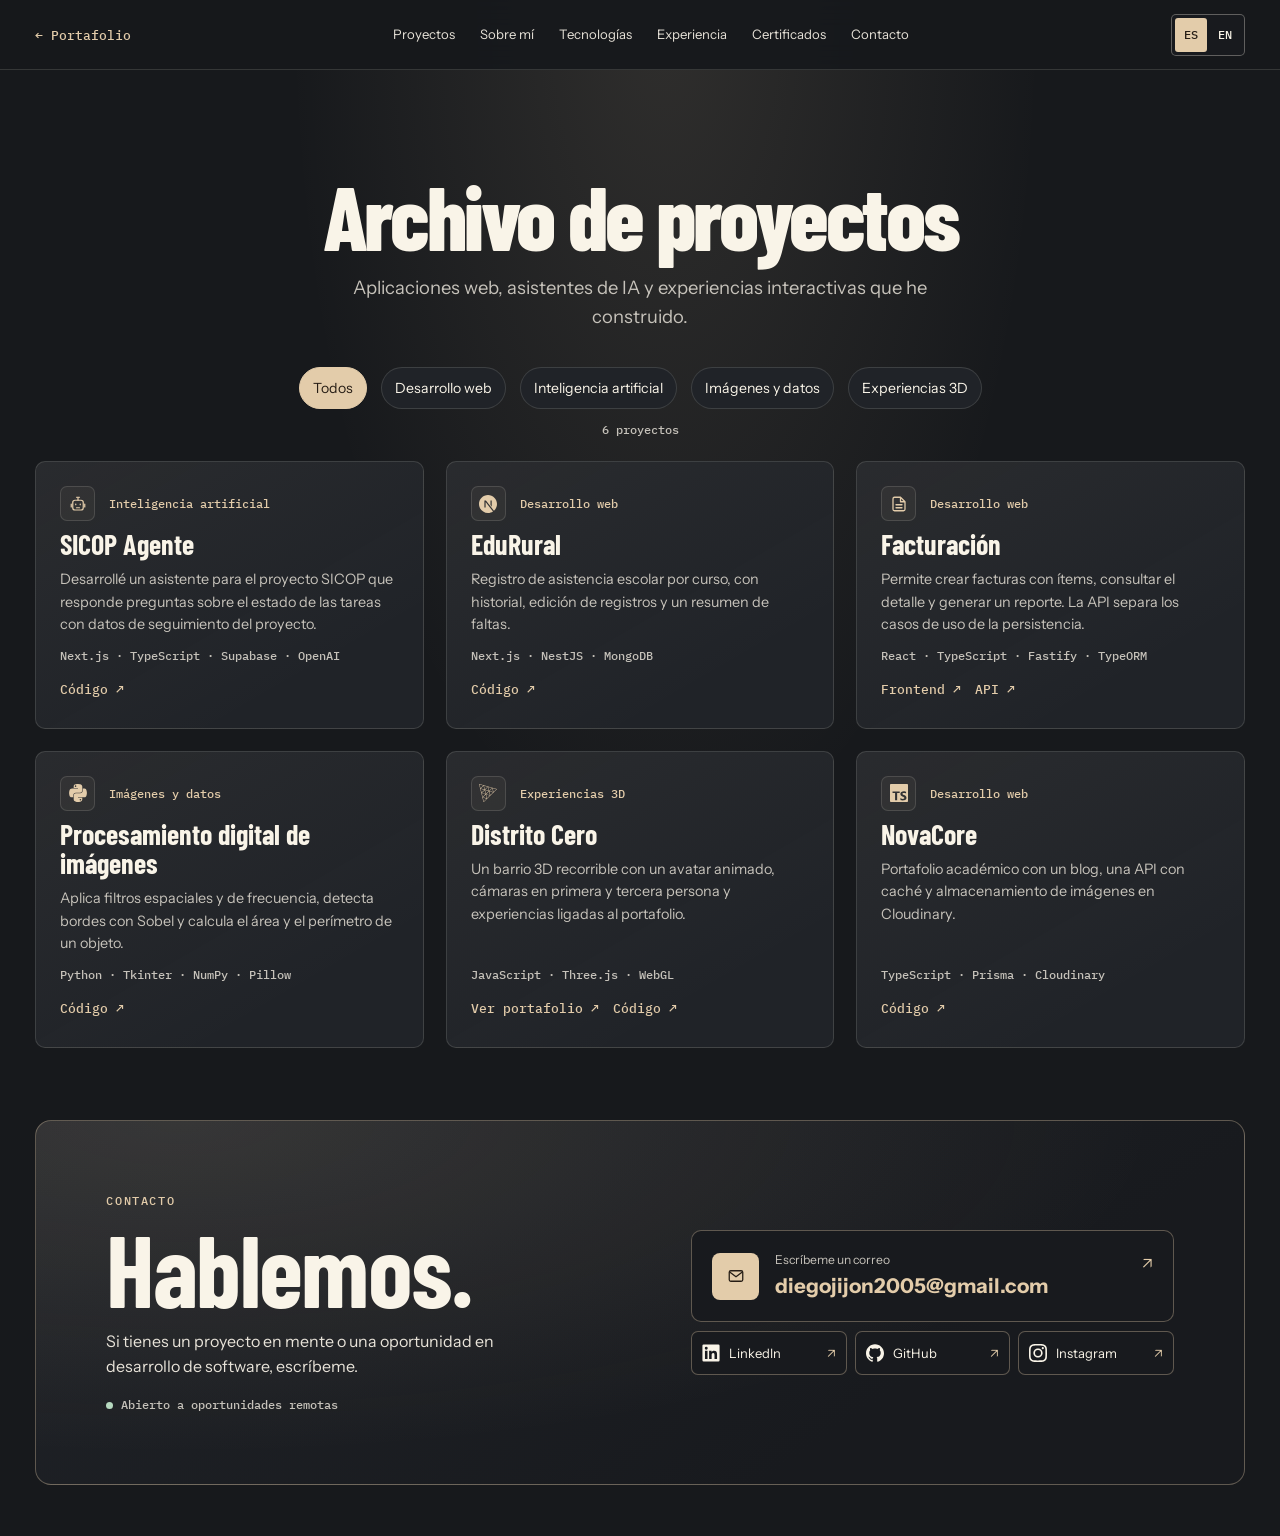
<file: archive.html>
<!doctype html>
<html lang="es">
<head>
  <meta charset="utf-8">
  <meta name="viewport" content="width=device-width, initial-scale=1">
  <meta name="description" content="Archivo de proyectos de Diego Jijón en desarrollo web, inteligencia artificial, procesamiento de imágenes y Three.js.">
  <title>Diego Jijón · Archivo de proyectos</title>
  <link rel="stylesheet" href="./styles.css?v=header">
  <link rel="stylesheet" href="./site-header.css?v=section-links">
  <link rel="stylesheet" href="./archive.css?v=header">
  <link rel="stylesheet" href="./site-footer.css?v=header">
  <link rel="icon" href="./assets/mark.svg" type="image/svg+xml">
  <script type="importmap">{"imports":{"./content.js":"./content.js?v=header","./project-archive.js":"./project-archive.js?v=sicop","./site-footer.js":"./site-footer.js?v=inline"}}</script>
  <script type="module" src="./archive.js?v=section-links"></script>
</head>
<body class="archive-page">
  <header class="site-header">
    <div class="site-header-inner content">
      <a class="text-link" id="archive-return" href="./index.html#projects" data-t="backSite">← Portafolio</a>
      <div class="site-header-actions">
        <div class="languages" role="group" aria-label="Idioma / Language">
          <button type="button" lang="es" data-lang="es" aria-label="Español" aria-pressed="true">ES</button>
          <button type="button" lang="en" data-lang="en" aria-label="English" aria-pressed="false">EN</button>
        </div>
      </div>
    </div>
  </header>
  <main class="content archive-layout">
    <header class="archive-intro">
      <h1 data-t="archiveTitle">Archivo de proyectos</h1>
      <p data-t="archiveIntroduction">Aplicaciones web, asistentes de IA y experiencias interactivas que he construido.</p>
    </header>
    <section aria-labelledby="archive-catalog-heading">
      <h2 class="sr-only" id="archive-catalog-heading" data-t="projects">Proyectos</h2>
      <div class="archive-filters" role="group" aria-label="Filtrar por área" data-aria="archiveFilterLabel">
        <button type="button" data-category="all" data-t="archiveAll" aria-pressed="true">Todos</button>
        <button type="button" data-category="web" data-t="archiveWeb" aria-pressed="false">Desarrollo web</button>
        <button type="button" data-category="ai" data-t="archiveAI" aria-pressed="false">Inteligencia artificial</button>
        <button type="button" data-category="data" data-t="archiveData" aria-pressed="false">Imágenes y datos</button>
        <button type="button" data-category="interactive" data-t="archiveInteractive" aria-pressed="false">Experiencias 3D</button>
      </div>
      <p class="archive-count" id="archive-count" role="status"></p>
      <div class="archive-grid" id="archive-projects"></div>
      <noscript><p><a class="text-link" href="https://github.com/Diego200509?tab=repositories">Ver repositorios en GitHub ↗</a></p></noscript>
    </section>
  </main>
  <footer id="contact" class="site-footer"></footer>
</body>
</html>
</file>
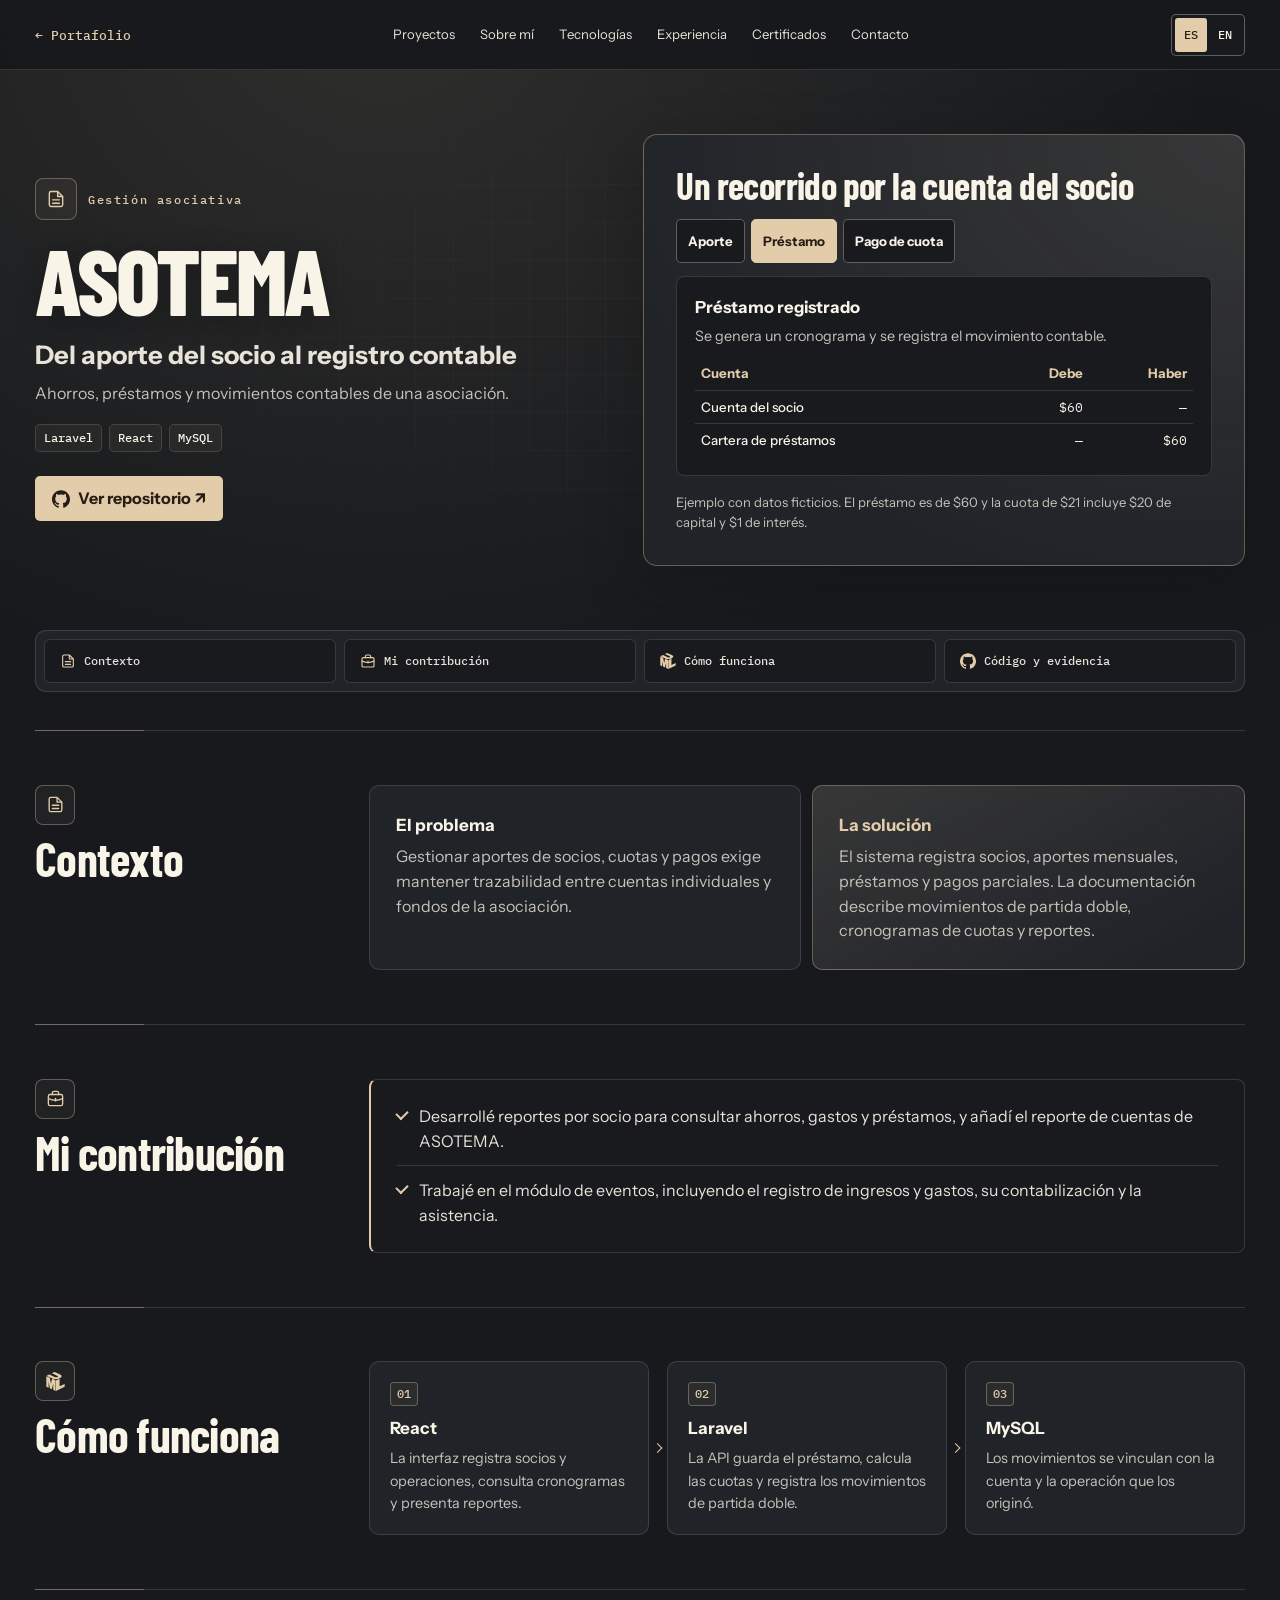
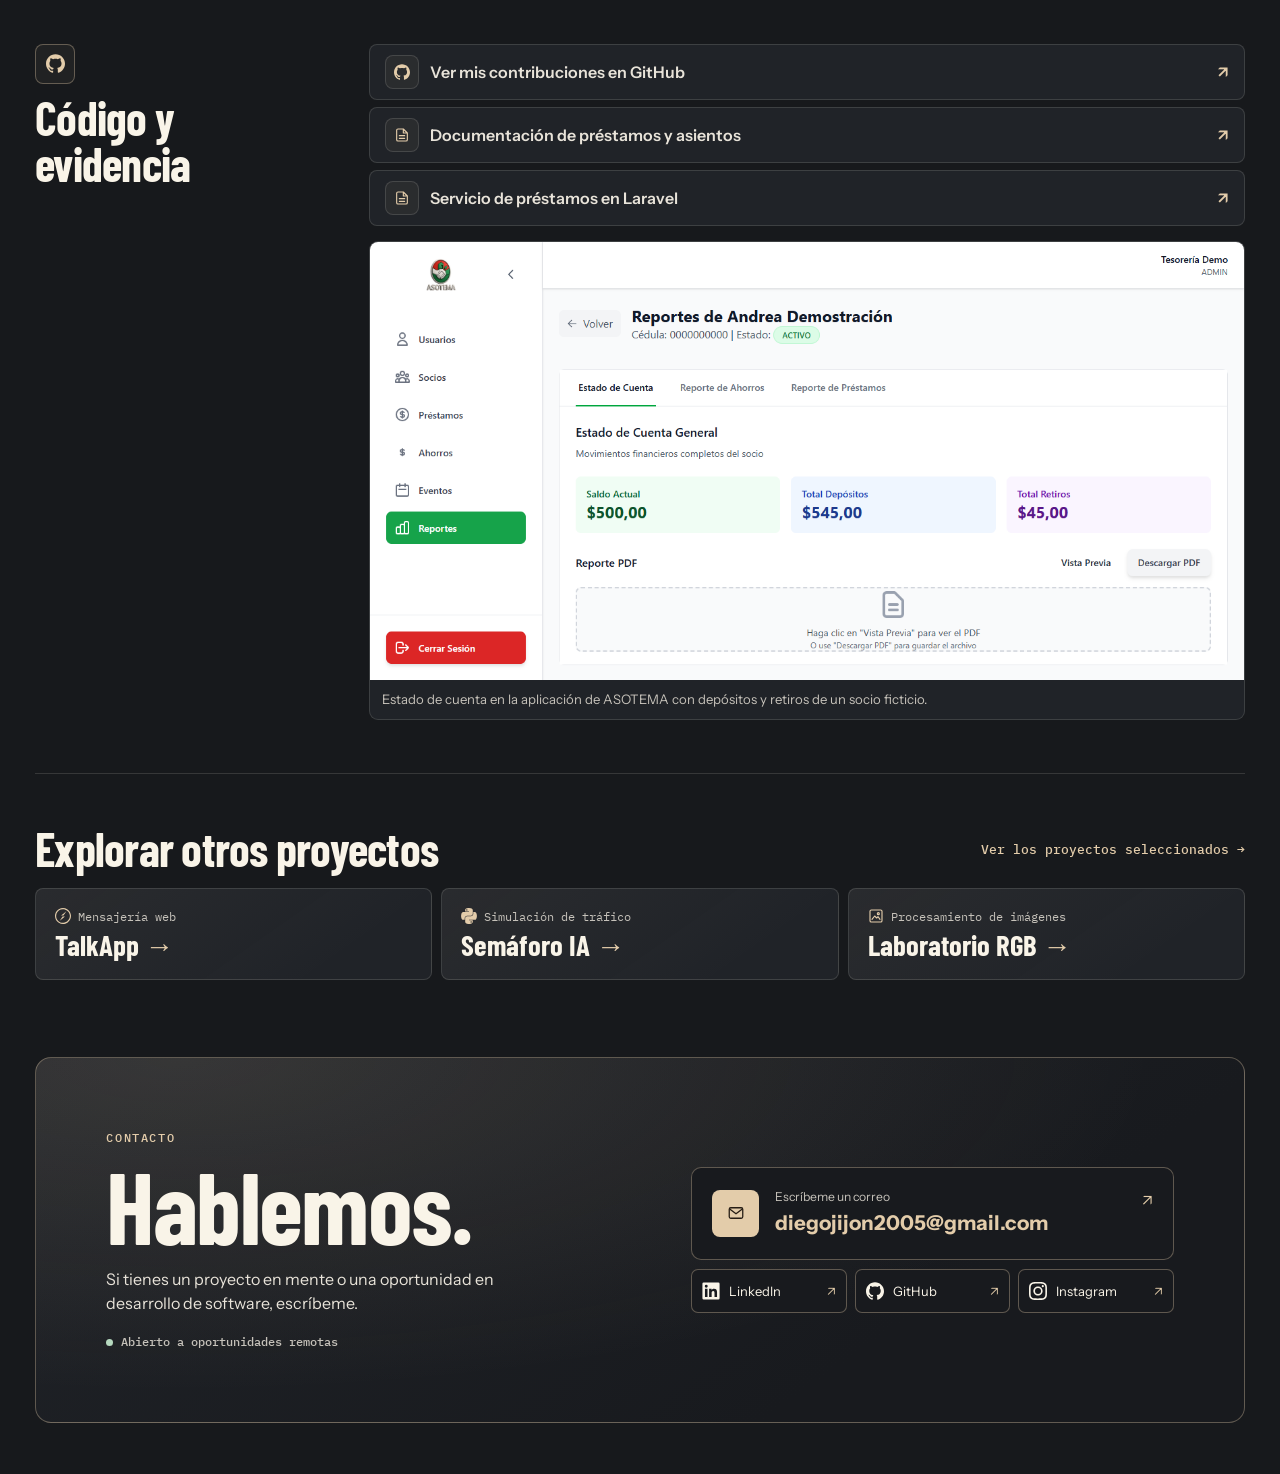
<file: asotema.html>
<!doctype html>
<html lang="es">
<head>
  <meta charset="utf-8">
  <meta name="viewport" content="width=device-width, initial-scale=1">
  <meta name="theme-color" content="#17191c">
  <meta name="description" content="Gestión de ahorros, préstamos y movimientos contables de una asociación.">
  <title>ASOTEMA · Diego Jijón</title>
  <link rel="icon" href="./assets/mark.svg" type="image/svg+xml">
  <link rel="stylesheet" href="./styles.css?v=header">
  <link rel="stylesheet" href="./site-header.css?v=section-links">
  <link rel="stylesheet" href="./site-footer.css?v=header">
  <link rel="stylesheet" href="./case-study.css?v=header">
  <script type="importmap">{"imports":{"./content.js":"./content.js?v=header","./site-footer.js":"./site-footer.js?v=inline"}}</script>
  <script type="module" src="./case-study.js?v=asotema-capture"></script>
</head>
<body class="case-page">
  <header class="site-header">
    <div class="site-header-inner content">
      <a class="text-link" id="case-return" href="./index.html#projects" data-t="backSite">← Portafolio</a>
      <div class="site-header-actions">
        <div class="languages" role="group" aria-label="Idioma / Language">
          <button type="button" lang="es" data-lang="es" aria-label="Español" aria-pressed="true">ES</button>
          <button type="button" lang="en" data-lang="en" aria-label="English" aria-pressed="false">EN</button>
        </div>
      </div>
    </div>
  </header>
  <main class="content" id="case-study">
    <noscript>
      <h1>ASOTEMA</h1>
      <p>Gestión de ahorros, préstamos y movimientos contables de una asociación.</p>
      <p><a class="text-link" href="https://github.com/Diego200509/asotema">Ver repositorio ↗</a></p>
    </noscript>
  </main>
  <footer id="contact" class="site-footer"></footer>
</body>
</html>
</file>
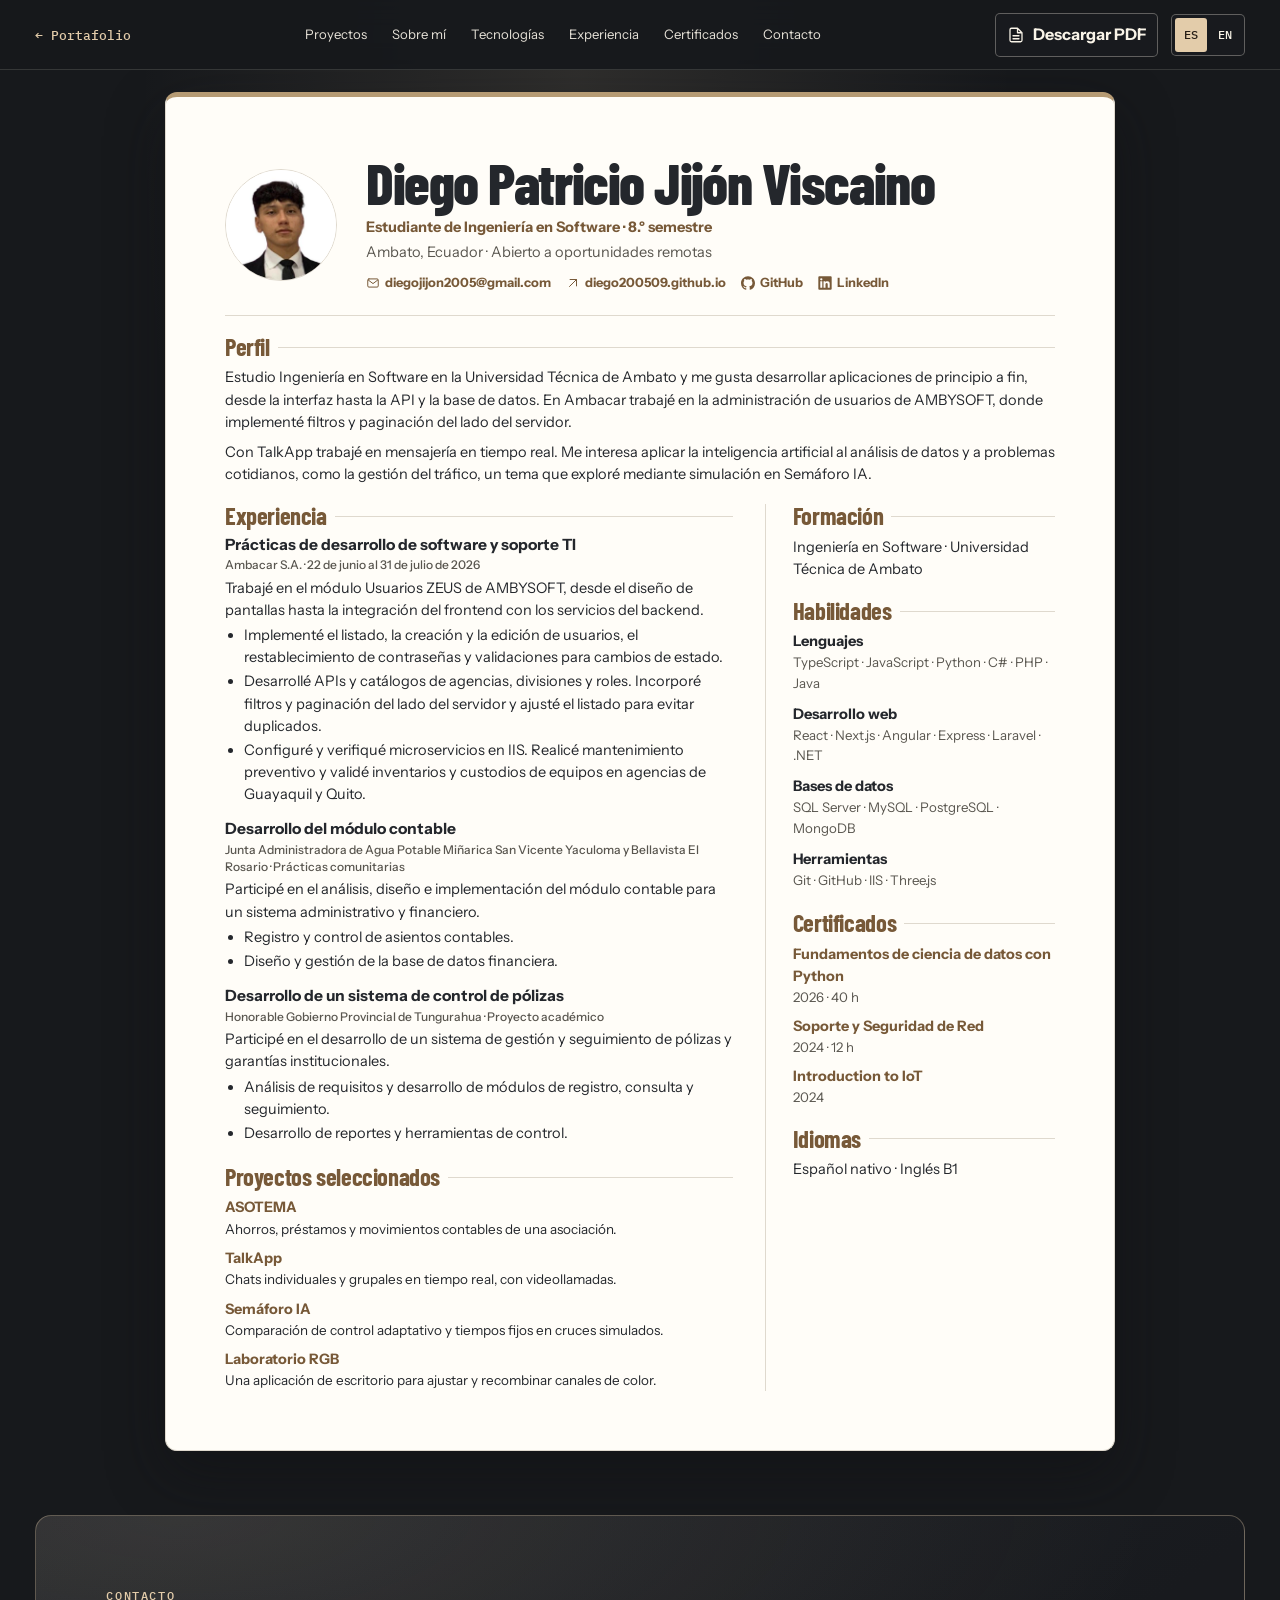
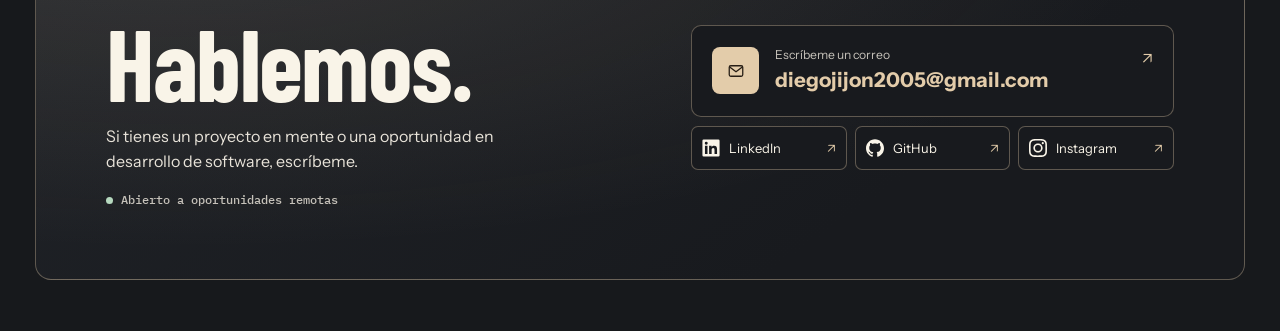
<file: cv.html>
<!doctype html>
<html lang="es">
<head>
  <meta charset="utf-8">
  <meta name="viewport" content="width=device-width, initial-scale=1">
  <meta name="description" content="Currículum de Diego Jijón, estudiante de octavo semestre de Ingeniería en Software.">
  <title>Diego Jijón · CV</title>
  <link rel="stylesheet" href="./styles.css?v=header">
  <link rel="stylesheet" href="./site-header.css?v=section-links">
  <link rel="stylesheet" href="./cv.css?v=header">
  <link rel="stylesheet" href="./site-footer.css?v=header">
  <link rel="icon" href="./assets/mark.svg" type="image/svg+xml">
  <script type="importmap">{"imports":{"./content.js":"./content.js?v=header","./experience.js":"./experience.js?v=cv","./site-footer.js":"./site-footer.js?v=inline"}}</script>
  <script type="module" src="./cv.js?v=section-links"></script>
</head>
<body class="cv-page">
  <header class="site-header">
    <div class="site-header-inner content">
      <a class="text-link" id="return" href="./index.html" data-t="backSite">← Portafolio</a>
      <div class="site-header-actions">
        <a class="button secondary" id="cv-download" href="./assets/diego-jijon-cv-es.pdf" download aria-label="Descargar PDF" data-aria="cvDownload">
          <svg aria-hidden="true" focusable="false"><use href="./assets/landing-icons.svg#document"></use></svg>
          <span class="site-download-label" data-t="cvDownload">Descargar PDF</span>
        </a>
        <div class="languages" role="group" aria-label="Idioma / Language">
          <button type="button" lang="es" data-lang="es" aria-label="Español" aria-pressed="true">ES</button>
          <button type="button" lang="en" data-lang="en" aria-label="English" aria-pressed="false">EN</button>
        </div>
      </div>
    </div>
  </header>
  <main class="cv content">
    <article class="cv-sheet" aria-labelledby="cv-name">
      <header class="cv-header">
        <img class="cv-photo" src="./assets/diego-jijon.jpg" width="460" height="460" alt="Retrato de Diego Jijón" data-alt="profilePhotoAlt">
        <div>
          <h1 id="cv-name">Diego Patricio Jijón Viscaino</h1>
          <p class="cv-role" data-t="cvRole">Estudiante de Ingeniería en Software · 8.º semestre</p>
          <p class="cv-location"><span data-t="profileLocation">Ambato, Ecuador</span> · <span data-t="profileRemote">Abierto a oportunidades remotas</span></p>
          <ul class="cv-links">
            <li><a href="mailto:diegojijon2005@gmail.com"><svg aria-hidden="true"><use href="./assets/contact-icons.svg#email"></use></svg>diegojijon2005@gmail.com</a></li>
            <li><a id="cv-portfolio" href="./index.html#inicio"><svg aria-hidden="true"><use href="./assets/landing-icons.svg#arrow"></use></svg>diego200509.github.io</a></li>
            <li><a href="https://github.com/Diego200509"><svg aria-hidden="true"><use href="./assets/landing-icons.svg#github"></use></svg>GitHub</a></li>
            <li><a href="https://www.linkedin.com/in/diegojijon/"><svg aria-hidden="true"><use href="./assets/landing-icons.svg#linkedin"></use></svg>LinkedIn</a></li>
          </ul>
        </div>
      </header>
      <section class="cv-profile" aria-labelledby="cv-profile-title">
        <h2 id="cv-profile-title" data-t="cvProfile">Perfil</h2>
        <p data-t="cvOverview">Estudio Ingeniería en Software en la Universidad Técnica de Ambato y me gusta desarrollar aplicaciones de principio a fin, desde la interfaz hasta la API y la base de datos. En Ambacar trabajé en la administración de usuarios de AMBYSOFT, donde implementé filtros y paginación del lado del servidor.</p>
        <p data-t="cvInterests">Con TalkApp trabajé en mensajería en tiempo real. Me interesa aplicar la inteligencia artificial al análisis de datos y a problemas cotidianos, como la gestión del tráfico, un tema que exploré mediante simulación en Semáforo IA.</p>
      </section>
      <div class="cv-columns">
        <div class="cv-main">
          <section id="cv-experience-section"><h2 data-t="experience">Experiencia</h2><div class="resume-experience" id="cv-experience"></div></section>
          <section><h2 data-t="selected">Proyectos seleccionados</h2><ul id="cv-projects"></ul></section>
        </div>
        <aside class="cv-side">
          <section><h2 data-t="education">Formación</h2><p data-t="degree">Ingeniería en Software · Universidad Técnica de Ambato</p></section>
          <section><h2 data-t="skills">Habilidades</h2><ul class="resume-skills" id="cv-skills"></ul></section>
          <section>
            <h2 data-t="certificates">Certificados</h2>
            <ul class="cv-certificates">
              <li><a href="./assets/cisco-data-science-python.pdf" data-t="certDataTitle">Fundamentos de ciencia de datos con Python</a><time datetime="2026-09-28">2026 · 40 h</time></li>
              <li><a href="./assets/cisco-soporte-seguridad-red.pdf" data-t="certNetworkTitle">Soporte y Seguridad de Red</a><time datetime="2024-12-21">2024 · 12 h</time></li>
              <li><a href="./assets/cisco-introduction-to-iot.pdf">Introduction to IoT</a><time datetime="2024-06-10">2024</time></li>
            </ul>
          </section>
          <section><h2 data-t="languages">Idiomas</h2><p data-t="languageLevels">Español nativo · Inglés B1</p></section>
        </aside>
      </div>
    </article>
  </main>
  <footer id="contact" class="site-footer"></footer>
</body>
</html>
</file>
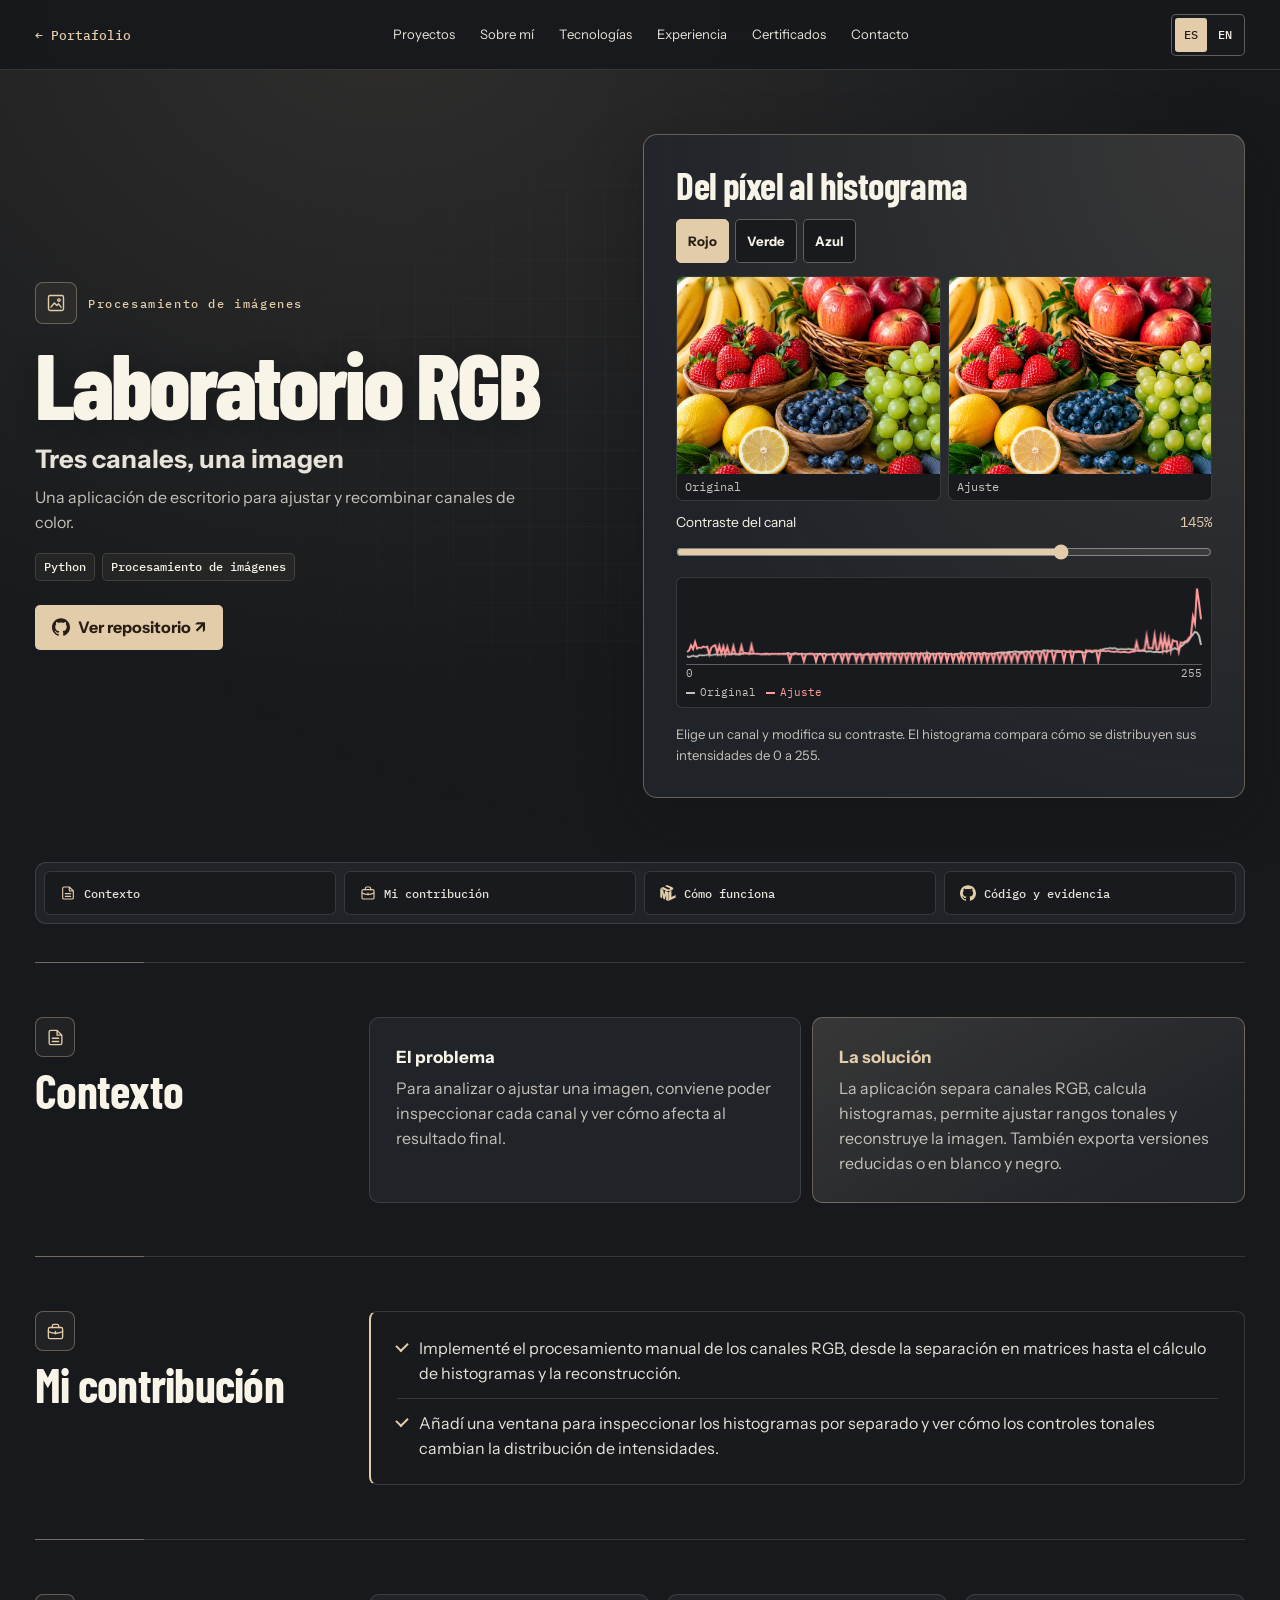
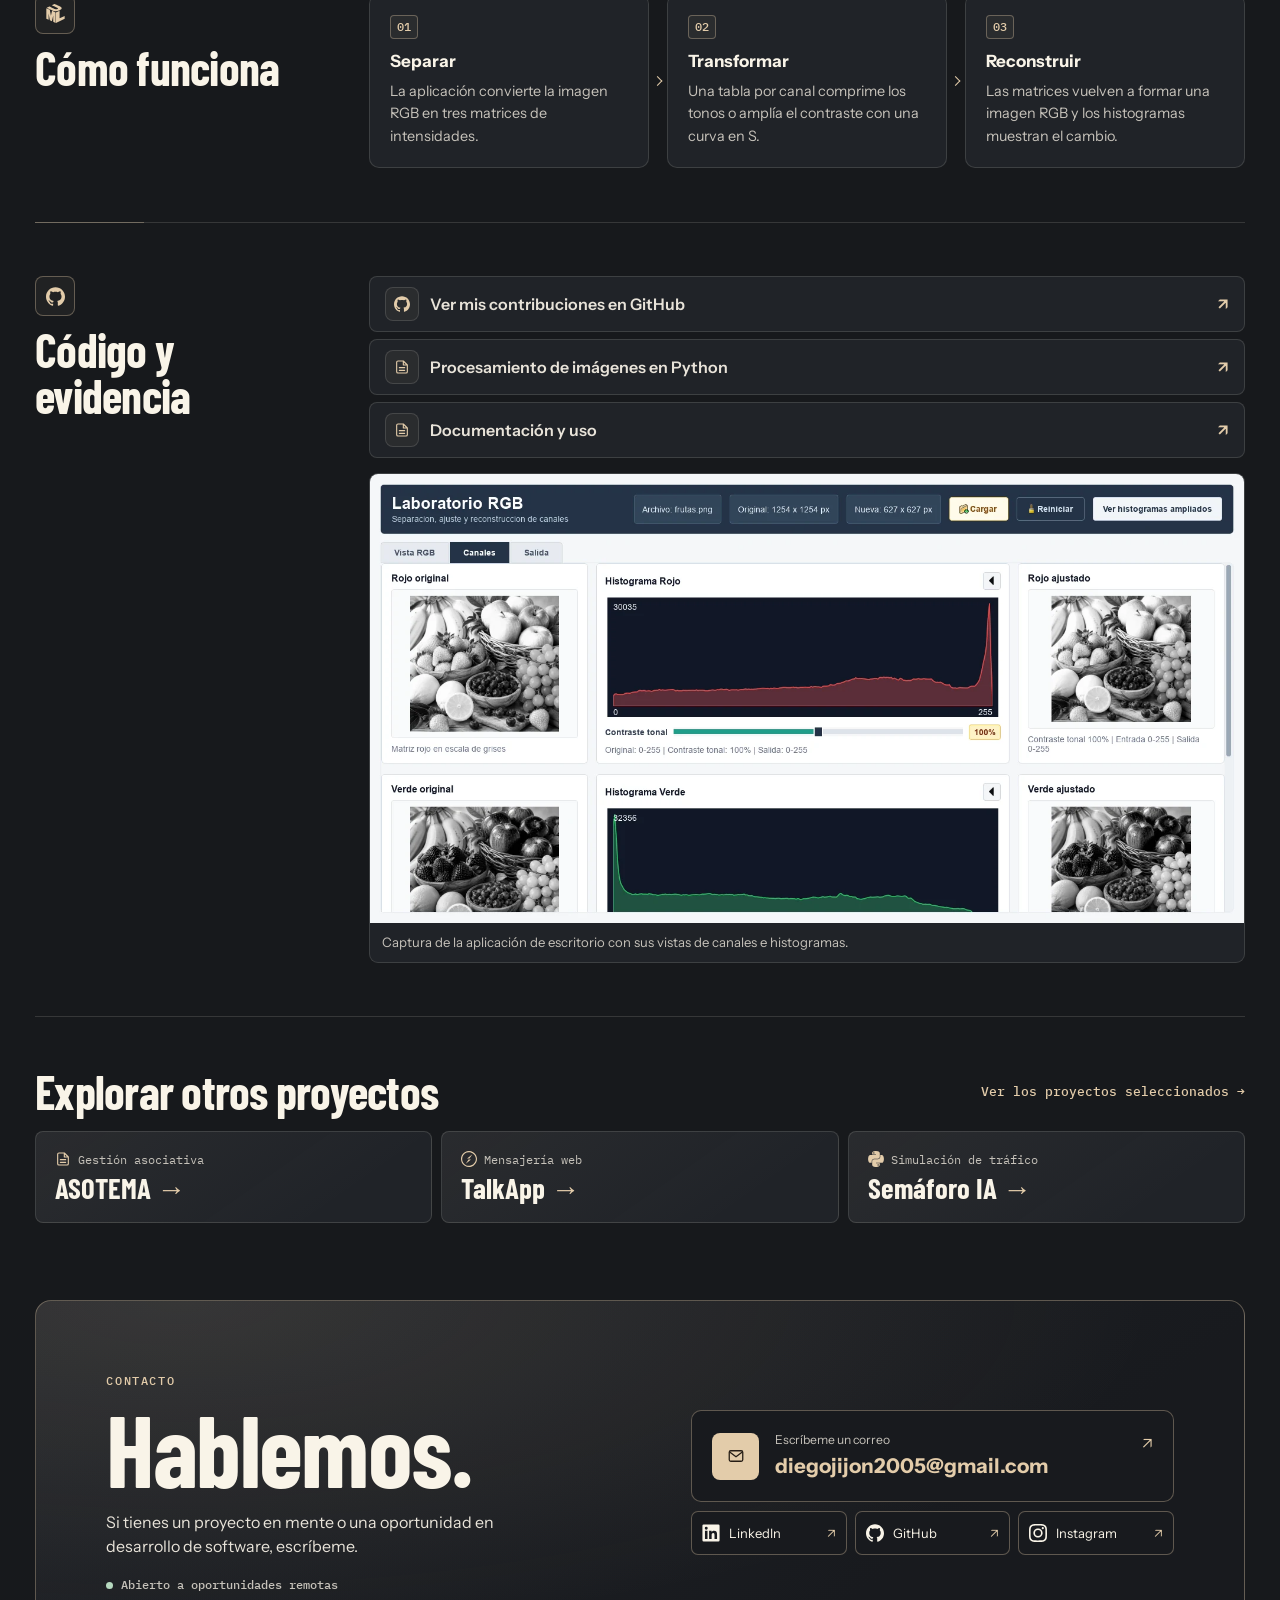
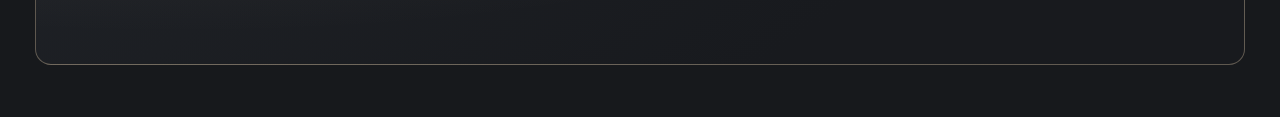
<file: laboratorio-rgb.html>
<!doctype html>
<html lang="es">
<head>
  <meta charset="utf-8">
  <meta name="viewport" content="width=device-width, initial-scale=1">
  <meta name="theme-color" content="#17191c">
  <meta name="description" content="Ajuste de contraste, histogramas y reconstrucción de imágenes con Python.">
  <title>Laboratorio RGB · Diego Jijón</title>
  <link rel="icon" href="./assets/mark.svg" type="image/svg+xml">
  <link rel="stylesheet" href="./styles.css?v=header">
  <link rel="stylesheet" href="./site-header.css?v=section-links">
  <link rel="stylesheet" href="./site-footer.css?v=header">
  <link rel="stylesheet" href="./case-study.css?v=header">
  <script type="importmap">{"imports":{"./content.js":"./content.js?v=header","./site-footer.js":"./site-footer.js?v=inline"}}</script>
  <script type="module" src="./case-study.js?v=section-links"></script>
</head>
<body class="case-page">
  <header class="site-header">
    <div class="site-header-inner content">
      <a class="text-link" id="case-return" href="./index.html#projects" data-t="backSite">← Portafolio</a>
      <div class="site-header-actions">
        <div class="languages" role="group" aria-label="Idioma / Language">
          <button type="button" lang="es" data-lang="es" aria-label="Español" aria-pressed="true">ES</button>
          <button type="button" lang="en" data-lang="en" aria-label="English" aria-pressed="false">EN</button>
        </div>
      </div>
    </div>
  </header>
  <main class="content" id="case-study">
    <noscript>
      <h1>Laboratorio RGB</h1>
      <p>Ajuste de contraste, histogramas y reconstrucción de imágenes con Python.</p>
      <p><a class="text-link" href="https://github.com/Diego200509/Lab_imagenes_rgb">Ver repositorio ↗</a></p>
    </noscript>
  </main>
  <footer id="contact" class="site-footer"></footer>
</body>
</html>
</file>
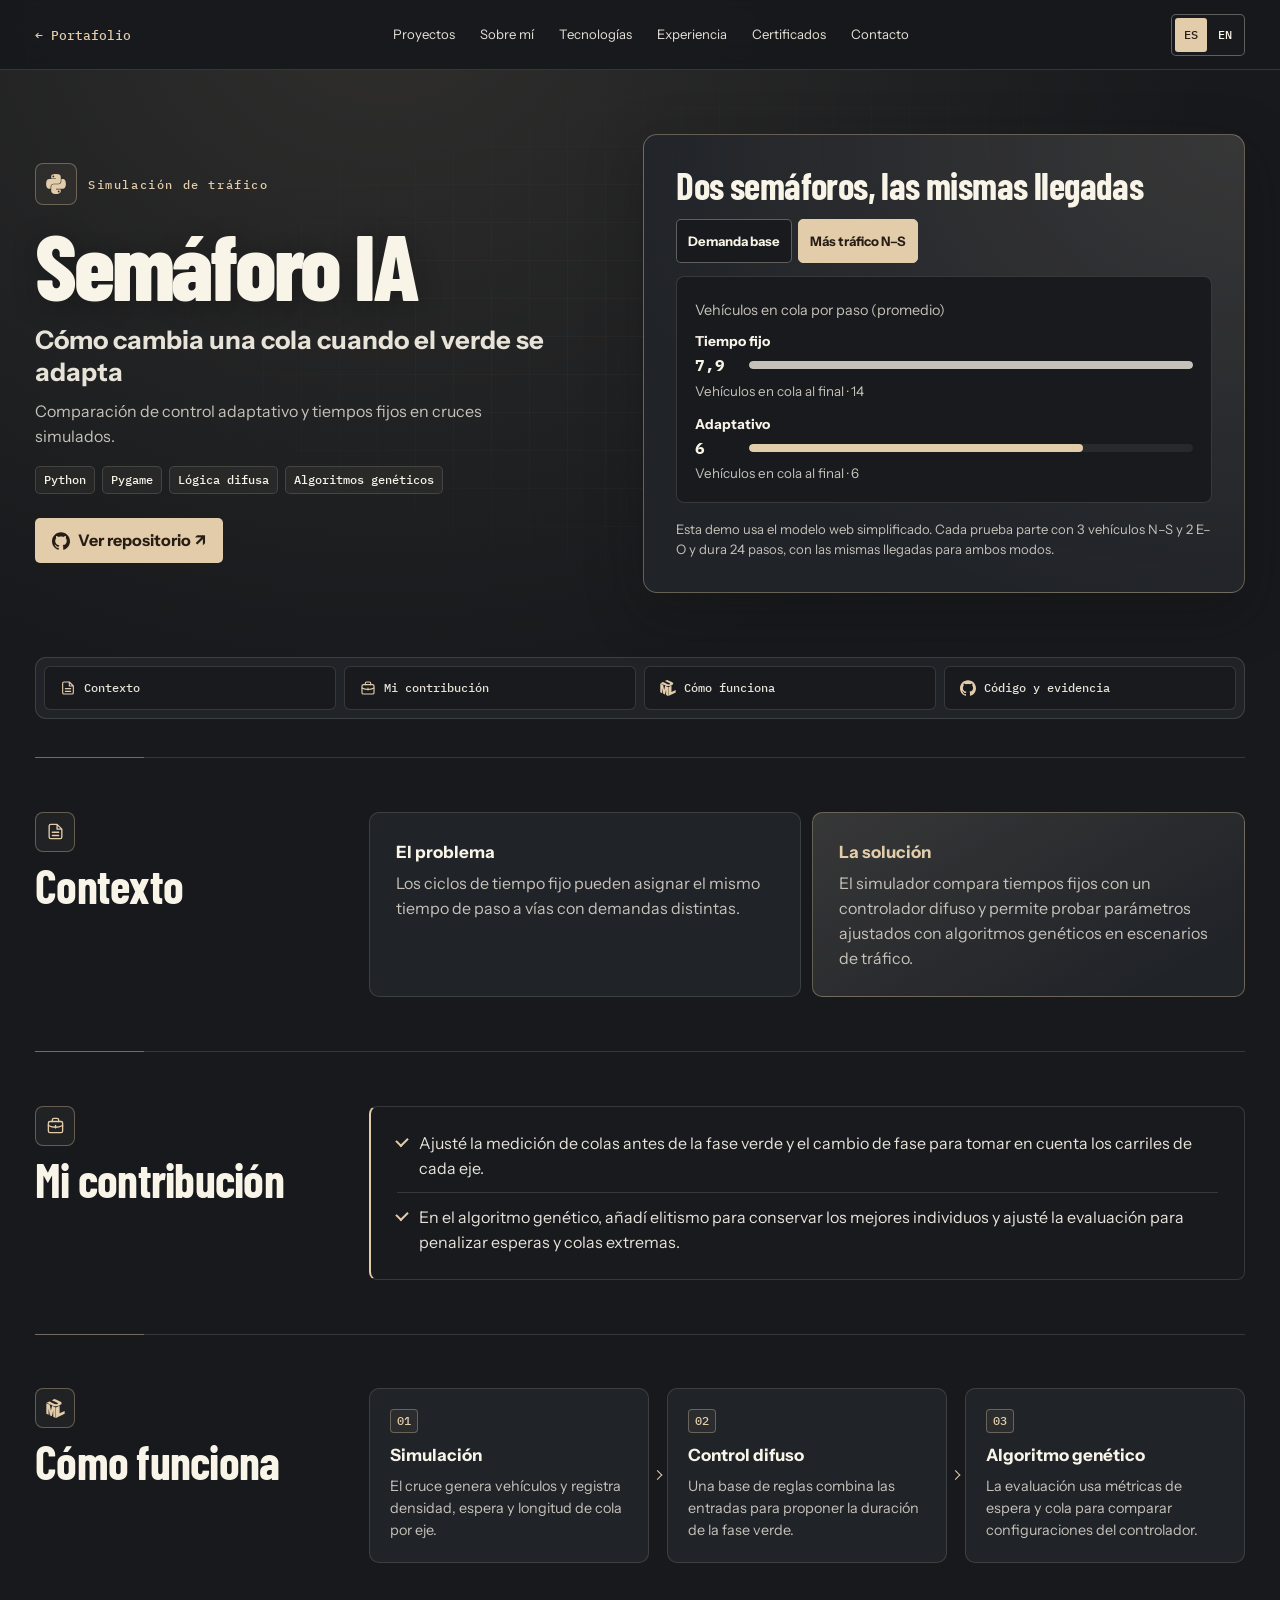
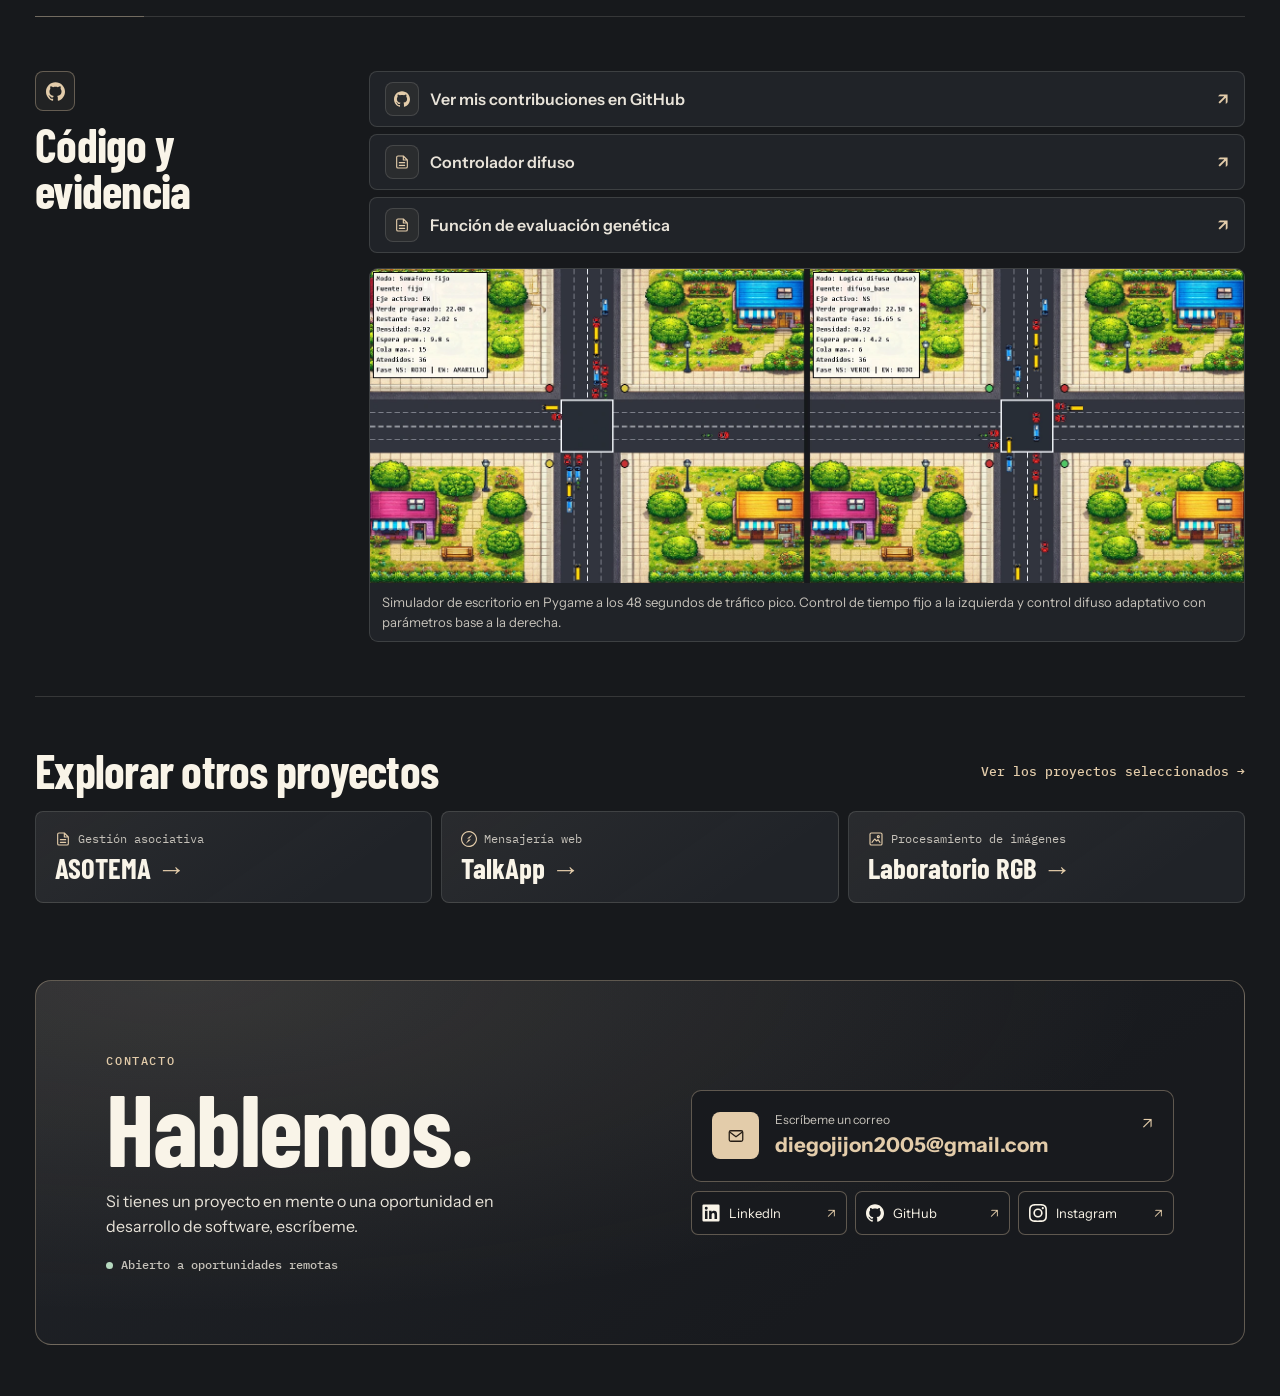
<file: semaforo-ia.html>
<!doctype html>
<html lang="es">
<head>
  <meta charset="utf-8">
  <meta name="viewport" content="width=device-width, initial-scale=1">
  <meta name="theme-color" content="#17191c">
  <meta name="description" content="Simulación de un cruce con tiempos fijos y control adaptativo.">
  <meta property="og:type" content="website">
  <meta property="og:url" content="https://diego200509.github.io/semaforo-ia.html">
  <meta property="og:title" content="Semáforo IA · Diego Jijón">
  <meta property="og:description" content="Compara las colas de un cruce con tiempos fijos y con un semáforo que se adapta al tráfico.">
  <meta property="og:image" content="https://diego200509.github.io/assets/vista-semaforo-ia.jpg">
  <meta property="og:image:width" content="1200">
  <meta property="og:image:height" content="630">
  <meta property="og:image:alt" content="Cruce vial de la demostración de Semáforo IA.">
  <title>Semáforo IA · Diego Jijón</title>
  <link rel="icon" href="./assets/mark.svg" type="image/svg+xml">
  <link rel="stylesheet" href="./styles.css?v=header">
  <link rel="stylesheet" href="./site-header.css?v=section-links">
  <link rel="stylesheet" href="./site-footer.css?v=header">
  <link rel="stylesheet" href="./case-study.css?v=header">
  <script type="importmap">{"imports":{"./content.js":"./content.js?v=header","./site-footer.js":"./site-footer.js?v=inline"}}</script>
  <script type="module" src="./case-study.js?v=semaforo-capture"></script>
</head>
<body class="case-page">
  <header class="site-header">
    <div class="site-header-inner content">
      <a class="text-link" id="case-return" href="./index.html#projects" data-t="backSite">← Portafolio</a>
      <div class="site-header-actions">
        <div class="languages" role="group" aria-label="Idioma / Language">
          <button type="button" lang="es" data-lang="es" aria-label="Español" aria-pressed="true">ES</button>
          <button type="button" lang="en" data-lang="en" aria-label="English" aria-pressed="false">EN</button>
        </div>
      </div>
    </div>
  </header>
  <main class="content" id="case-study">
    <noscript>
      <h1>Semáforo IA</h1>
      <p>Simulación de un cruce con tiempos fijos y control adaptativo.</p>
      <p><a class="text-link" href="https://github.com/Diego200509/Semaforo_IA">Ver repositorio ↗</a></p>
    </noscript>
  </main>
  <footer id="contact" class="site-footer"></footer>
</body>
</html>
</file>
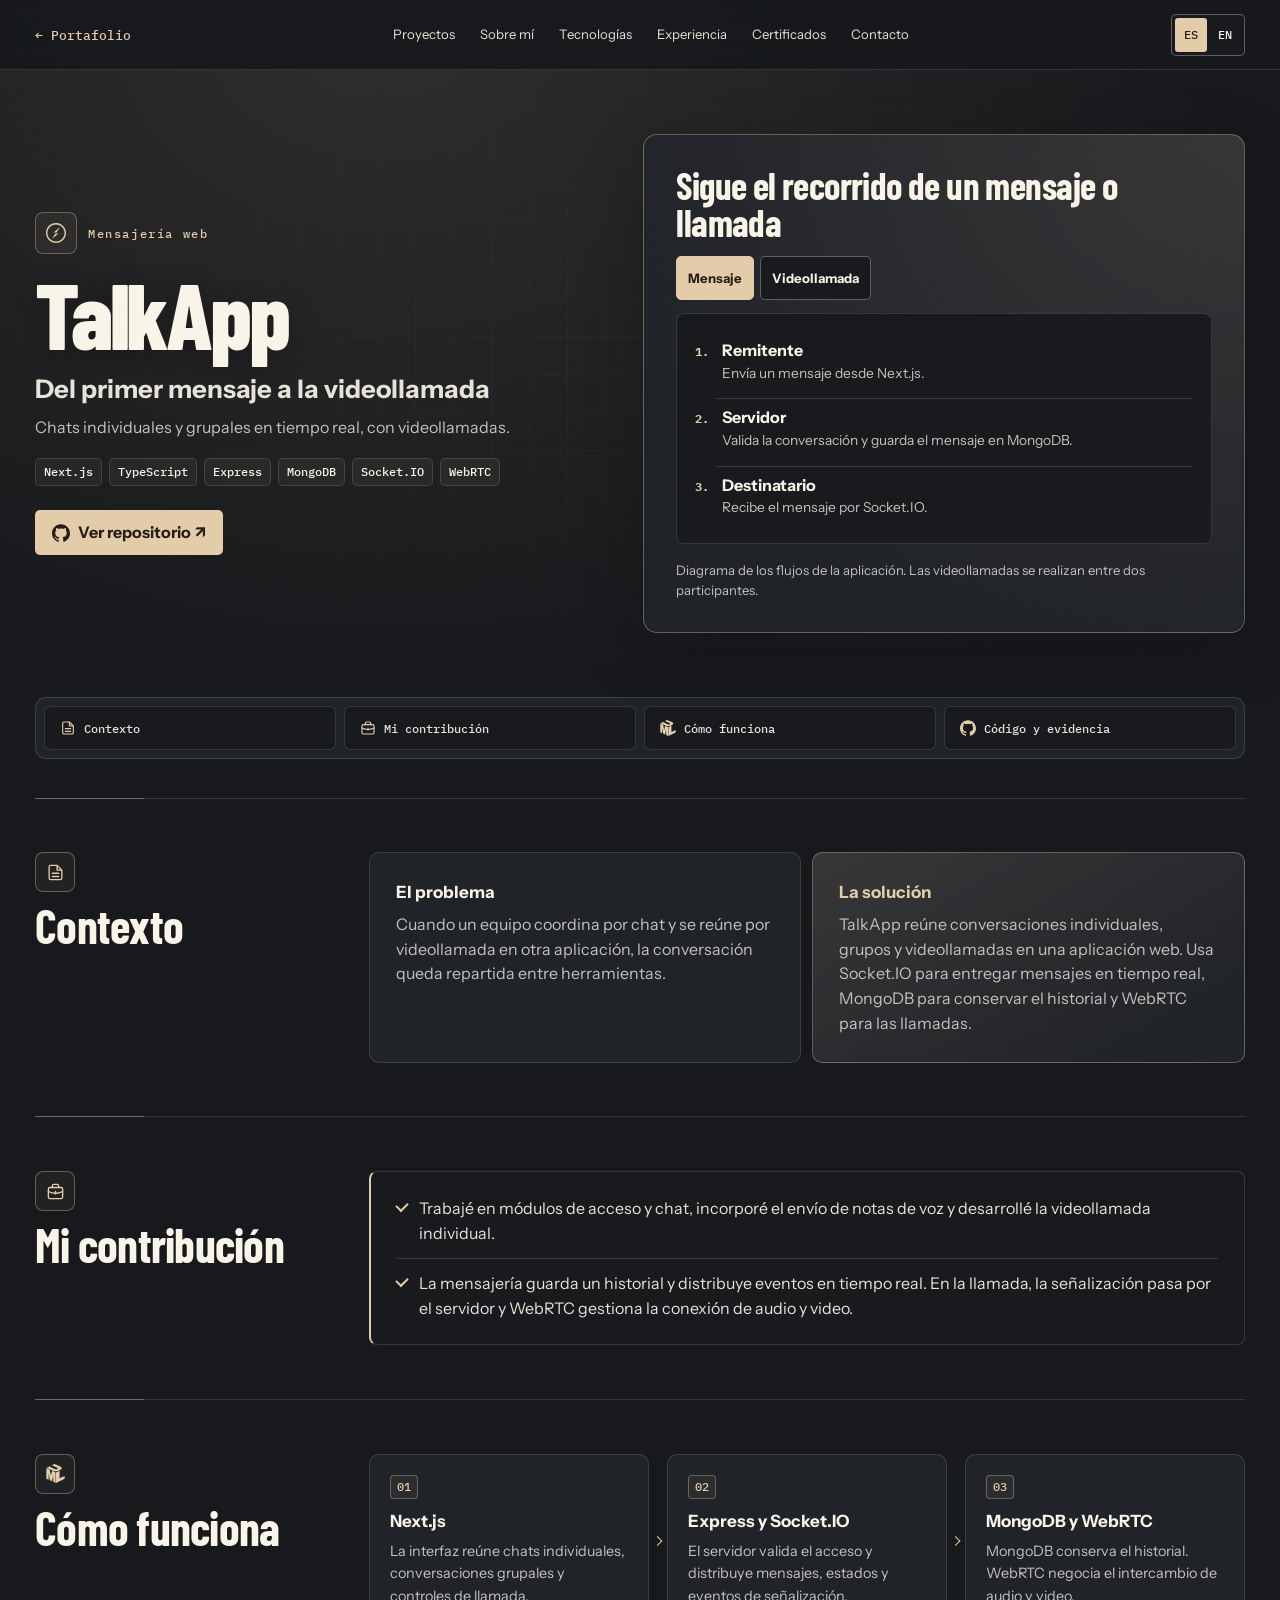
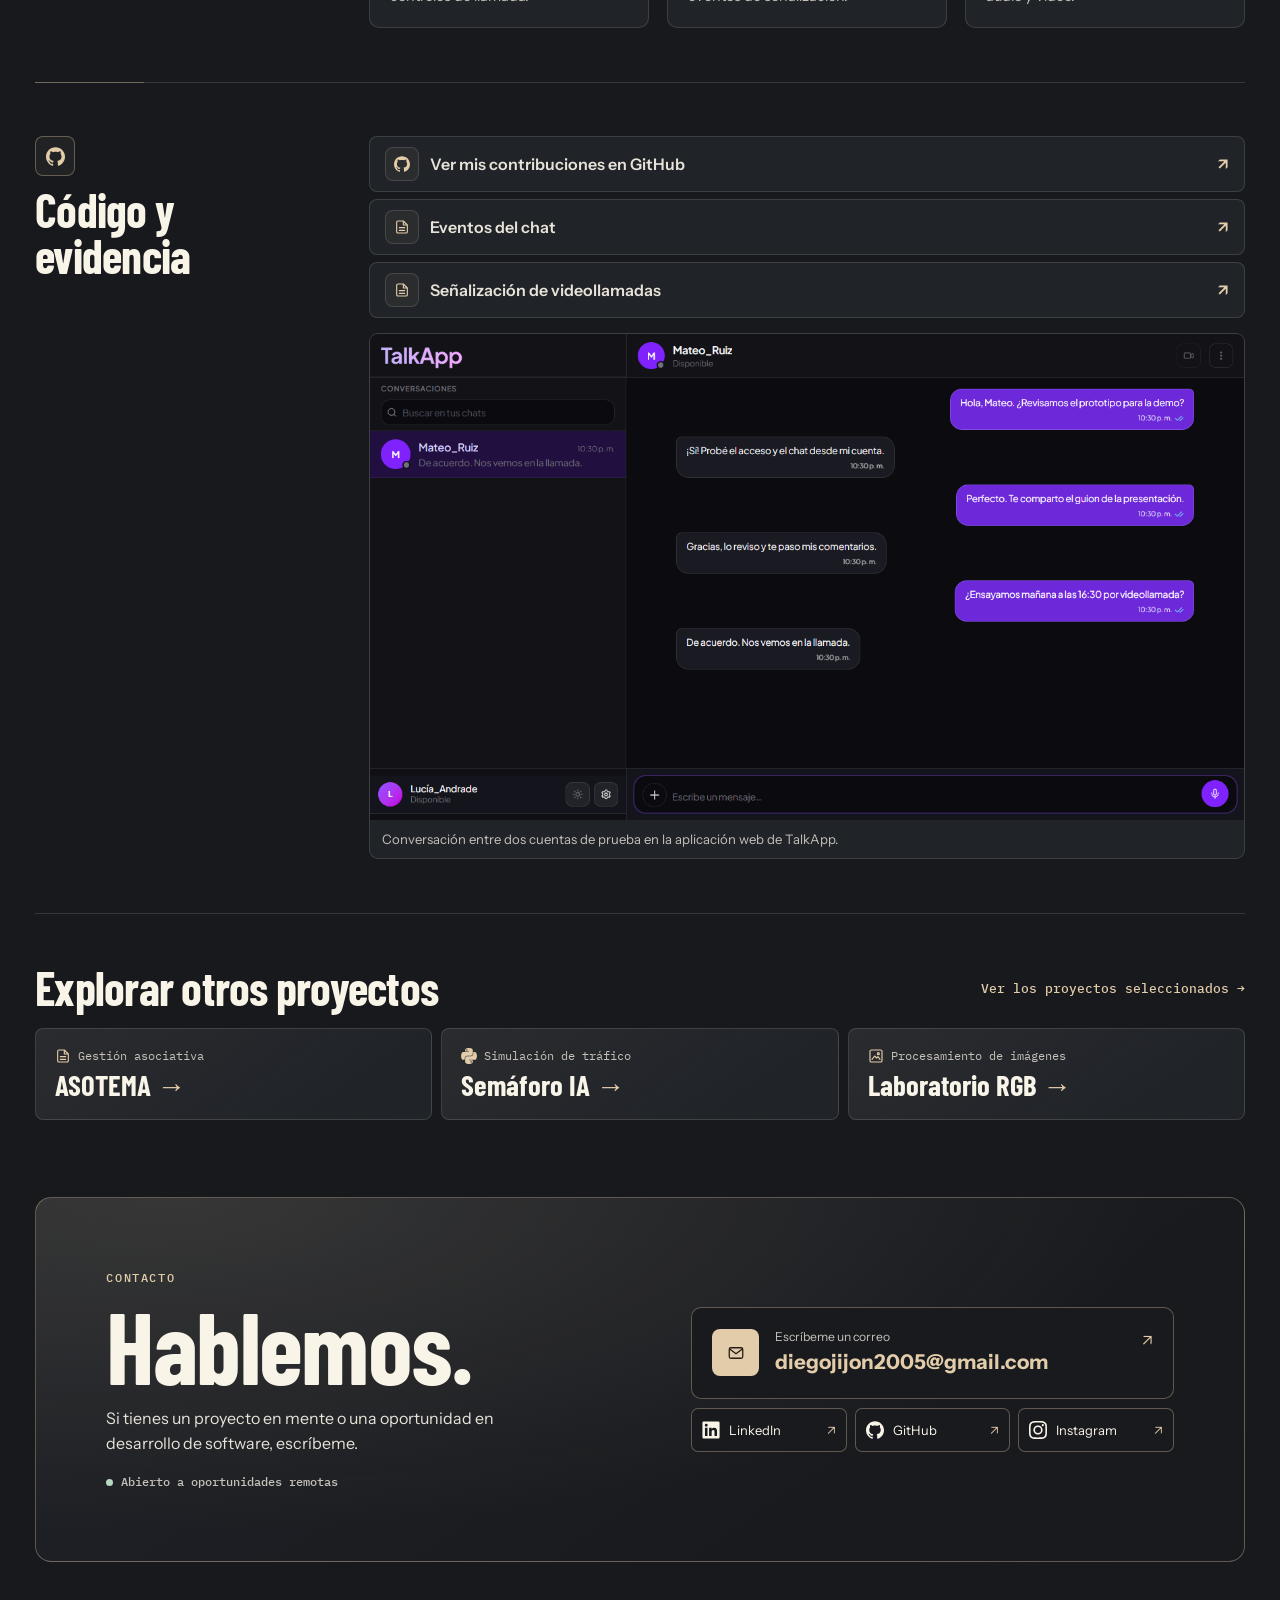
<file: talkapp.html>
<!doctype html>
<html lang="es">
<head>
  <meta charset="utf-8">
  <meta name="viewport" content="width=device-width, initial-scale=1">
  <meta name="theme-color" content="#17191c">
  <meta name="description" content="Mensajería web en tiempo real y videollamadas individuales.">
  <meta property="og:type" content="website">
  <meta property="og:url" content="https://diego200509.github.io/talkapp.html">
  <meta property="og:title" content="TalkApp · Diego Jijón">
  <meta property="og:description" content="Explora los flujos de chat, notas de voz y videollamadas individuales de TalkApp.">
  <meta property="og:image" content="https://diego200509.github.io/assets/vista-talkapp.jpg">
  <meta property="og:image:width" content="1200">
  <meta property="og:image:height" content="630">
  <meta property="og:image:alt" content="Conversación de ejemplo de la demostración de TalkApp.">
  <title>TalkApp · Diego Jijón</title>
  <link rel="icon" href="./assets/mark.svg" type="image/svg+xml">
  <link rel="stylesheet" href="./styles.css?v=header">
  <link rel="stylesheet" href="./site-header.css?v=section-links">
  <link rel="stylesheet" href="./site-footer.css?v=header">
  <link rel="stylesheet" href="./case-study.css?v=header">
  <script type="importmap">{"imports":{"./content.js":"./content.js?v=header","./site-footer.js":"./site-footer.js?v=inline"}}</script>
  <script type="module" src="./case-study.js?v=project-captures"></script>
</head>
<body class="case-page">
  <header class="site-header">
    <div class="site-header-inner content">
      <a class="text-link" id="case-return" href="./index.html#projects" data-t="backSite">← Portafolio</a>
      <div class="site-header-actions">
        <div class="languages" role="group" aria-label="Idioma / Language">
          <button type="button" lang="es" data-lang="es" aria-label="Español" aria-pressed="true">ES</button>
          <button type="button" lang="en" data-lang="en" aria-label="English" aria-pressed="false">EN</button>
        </div>
      </div>
    </div>
  </header>
  <main class="content" id="case-study">
    <noscript>
      <h1>TalkApp</h1>
      <p>Mensajería web en tiempo real y videollamadas individuales.</p>
      <p><a class="text-link" href="https://github.com/Diego200509/talk-app">Ver repositorio ↗</a></p>
    </noscript>
  </main>
  <footer id="contact" class="site-footer"></footer>
</body>
</html>
</file>
<file: styles.css>
@import url('https://fonts.googleapis.com/css2?family=Barlow+Condensed:wght@600;700;800&family=IBM+Plex+Mono:wght@400;500;600&family=Instrument+Sans:wght@400;500;600;700&display=swap');
:root {
  color-scheme: dark;
  --bg: #17191c;
  --panel: #202328;
  --surface-inset: #181a1e;
  --surface-raised: #29282a;
  --ink: #f9f4e8;
  --ink-soft: #e8e3d9;
  --muted: #c6c2ba;
  --line: #e5e0d426;
  --line-strong: #e5e0d459;
  --gold: #e3ccaa;
  --on-gold: #261d15;
  --gold-line: color-mix(in srgb, var(--gold) 35%, transparent);
  --gold-wash: color-mix(in srgb, var(--gold) 12%, transparent);
  --gold-tint: color-mix(in srgb, var(--gold) 5%, transparent);
  --shadow: #101012;
  --status-success: #b6d9bf;
  --status-danger: #ffb6a9;
  --rgb-red: #ff9b9c;
  --rgb-green: #a3e2b9;
  --rgb-blue: #adc6ff;
  --mono: "IBM Plex Mono", Consolas, monospace;
  --display: "Barlow Condensed", "Arial Narrow", Impact, sans-serif;
  --body: "Instrument Sans", system-ui, sans-serif;
}
*{box-sizing:border-box}
html{scroll-behavior:smooth}
body{margin:0;background:var(--bg);color:var(--ink);font-family:var(--body);line-height:1.55}
body.playing{overflow:hidden}
[hidden]{display:none!important}
a{color:inherit;text-decoration:none}
a:hover{text-decoration:underline;text-underline-offset:5px}
button{font:inherit;color:inherit;cursor:pointer}
button:disabled{cursor:wait;opacity:.7}
:focus-visible{outline:2px solid var(--gold);outline-offset:4px}
h1,h2,h3,p{margin:0}
.skip{position:fixed;top:12px;left:12px;padding:12px;background:var(--bg);z-index:10;transform:translateY(-150%)}
.skip:focus{transform:none}
.brand{display:flex;align-items:center;gap:10px;white-space:nowrap;font:600 .8rem var(--mono);letter-spacing:.12em}
.languages{display:flex;gap:2px;padding:3px;border:1px solid var(--line-strong);border-radius:5px;background:var(--surface-inset)}
.languages button{border:0;background:transparent;padding:7px 9px;border-radius:3px;font:500 .76rem var(--mono);min-height:34px}
.languages button[aria-pressed=true]{background:var(--gold);color:var(--on-gold)}
.hero{background:radial-gradient(ellipse at 78% 38%,var(--gold-wash),transparent 58%),var(--bg)}
.hero-layout{display:grid;grid-template-columns:minmax(0,.92fr) minmax(0,1.08fr);gap:clamp(26px,5vw,76px);align-items:center;padding-block:clamp(42px,6.4vw,100px)}
.hero-preview{margin:0;border:1px solid var(--gold-line);border-radius:12px;overflow:hidden;background:var(--surface-raised);box-shadow:0 24px 70px color-mix(in srgb,var(--shadow) 34%,transparent)}
.hero-preview img{display:block;width:100%;height:auto;aspect-ratio:1100/860;object-fit:cover}
.hero-preview figcaption{display:flex;justify-content:space-between;align-items:center;flex-wrap:wrap;gap:8px;padding:7px 13px;border-top:1px solid var(--gold-line);background:var(--panel);font:500 .73rem var(--mono)}
.hero-preview figcaption span{letter-spacing:.13em;color:var(--muted)}
.preview-project{min-height:38px;padding:4px 7px;color:var(--gold);background:transparent;border:0;text-align:left}
.preview-project:hover{text-decoration:underline;text-underline-offset:4px}
.eyebrow{font:500 .77rem/1.5 var(--mono);letter-spacing:.13em;color:var(--gold)}
h1{font:800 clamp(5rem,12vw,11rem)/.74 var(--display);letter-spacing:-.035em;text-transform:uppercase;margin:23px 0 25px;text-shadow:0 4px 24px color-mix(in srgb,var(--shadow) 34%,transparent)}
h1 em{color:var(--gold);font-style:normal}
.hero h1{font-size:clamp(3.8rem,8.5vw,8.15rem);line-height:.86;margin:15px 0}
.hero-role{font-weight:700;font-size:clamp(1rem,1.7vw,1.25rem);margin:0 0 8px}
.lead{max-width:38ch;color:var(--ink-soft);font-size:clamp(1rem,1.7vw,1.23rem)}
.hero-actions,.profile-actions{display:flex;gap:11px;align-items:center;flex-wrap:wrap;margin-top:26px}
.button{min-height:45px;display:inline-flex;align-items:center;justify-content:center;gap:8px;padding:10px 16px;border-radius:5px;border:1px solid transparent;font-weight:700;line-height:1.2;text-align:center}
.button svg{width:18px;height:18px}
.button:hover{text-decoration:none;filter:brightness(1.1)}
.primary{background:var(--gold);color:var(--on-gold)}
.secondary,.game-button{background:var(--surface-inset);border-color:var(--line-strong);color:var(--ink)}
.game-error{margin-top:12px;max-width:44ch;color:var(--gold)}
.content{width:min(100% - 48px,1210px);margin:0 auto}
.featured{display:grid;grid-template-columns:minmax(0,1fr) minmax(0,.78fr);gap:clamp(20px,6vw,90px);align-items:center;padding-block:34px 42px;border-block:1px solid var(--line)}
.featured h2{margin:7px 0 13px}
.featured p:not(.eyebrow){max-width:58ch;color:var(--muted)}
.featured .button{margin-top:17px}
.featured-flow{padding:17px 22px;border:1px solid var(--gold-line);border-radius:8px;background:var(--panel)}
.featured-flow h3{font:700 1.5rem var(--display)}
.featured-flow ol{margin:10px 0;padding-left:24px;display:grid;gap:7px}
.featured-flow li{padding-left:5px}
.featured-flow li::marker{color:var(--gold);font:500 .8rem var(--mono)}
.featured-flow p{font:.72rem var(--mono)}
.archive{padding:60px 0 72px}
.section-title,.footer{display:flex;align-items:center;justify-content:space-between;gap:18px;flex-wrap:wrap}
h2{font:700 clamp(2.2rem,5vw,3.65rem)/.98 var(--display);letter-spacing:-.016em}
.text-link{color:var(--gold);font:500 .83rem var(--mono)}
.project-grid{display:grid;grid-template-columns:repeat(4,minmax(0,1fr));gap:14px;margin-top:24px}
.project-card{display:flex;flex-direction:column;align-items:flex-start;padding:0;text-align:left;background:var(--panel);border:1px solid var(--line);border-radius:8px;overflow:hidden;min-height:100%;transition:border-color .2s,transform .2s}
.project-card:hover{border-color:var(--gold);transform:translateY(-3px)}
.project-copy{padding:17px;display:flex;flex-direction:column;gap:8px;flex:1;width:100%}
.project-copy small{color:var(--gold);font:500 .68rem var(--mono);text-transform:uppercase;letter-spacing:.06em}
.project-copy span{color:var(--muted);font-size:.92rem}
.profile,.footer{padding:38px 0 48px;border-top:1px solid var(--line)}
.profile{display:grid;grid-template-columns:minmax(0,1.3fr) minmax(0,1fr);gap:clamp(20px,6vw,80px);align-items:start}
.profile-copy{max-width:62ch;margin-top:12px;color:var(--muted)}
.footer .eyebrow{margin-bottom:8px}
.profile-actions{margin-top:18px}
.profile-facts{margin:0;display:grid}
.profile-facts div{padding:11px 0;border-bottom:1px solid var(--line)}
.profile-facts dt{color:var(--gold);font:500 .75rem var(--mono);margin-bottom:3px}
.profile-facts dd{margin:0}
.experience{padding:34px 0 52px;border-top:1px solid var(--line)}
.experience-list{display:grid;grid-template-columns:repeat(3,minmax(0,1fr));gap:20px;margin-top:22px}
.experience-list article{padding:20px;background:var(--panel);border:1px solid var(--line);border-radius:8px}
.experience-list h3,.resume-experience h3{line-height:1.2}
.experience-list p,.experience-details p{margin-top:8px}
.experience-list ul,.experience-details ul{padding-left:20px;margin-bottom:0}
.resume-meta{color:var(--gold);font:500 .76rem/1.45 var(--mono)}
.resume-experience{display:grid;gap:14px}
.resume-experience .resume-meta{margin:3px 0}
.resume-experience ul{margin:3px 0 0}
.resume-experience li,.resume-skills li{padding-bottom:2px}
.sr-only{position:absolute;width:1px;height:1px;padding:0;margin:-1px;overflow:hidden;clip-path:inset(50%);white-space:nowrap}
.sheet {
  color: var(--ink);
  background: radial-gradient(ellipse at 100% 0%, var(--gold-wash), transparent 64%), var(--panel);
  border: 1px solid var(--gold-line);
  border-radius: 11px;
  box-shadow: 0 20px 64px color-mix(in srgb, var(--shadow) 58%, transparent);
  width: min(92vw, 590px);
  max-height: 84dvh;
  padding: clamp(20px, 4vw, 34px);
}
.sheet::backdrop { background: color-mix(in srgb, var(--shadow) 78%, transparent); backdrop-filter: blur(5px); }
.sheet-top{display:flex;align-items:center;justify-content:space-between;gap:12px;margin-bottom:10px}
.close{display:grid;place-items:center;background:var(--surface-inset);color:var(--ink);width:42px;height:42px;border:1px solid var(--line-strong);border-radius:5px;font:28px/1 var(--body)}
.close:hover{border-color:var(--gold);color:var(--gold)}
#detail-content{display:grid;gap:14px;margin:17px 0 23px;color:var(--muted)}
#detail-content h3{color:var(--ink);font-size:1rem;margin-bottom:4px}
#detail-content ul{margin:0;padding-inline-start:1.2em}
#detail-content .stack{font:500 .77rem/1.6 var(--mono);color:var(--gold)}
.map-sheet{width:min(94vw,640px)}
.map-list{display:grid;grid-template-columns:repeat(3,minmax(0,1fr));grid-template-areas:". rgb ." "asotema plaza talkapp" "ambacar . traffic";gap:9px;margin-top:18px;padding:8px;background:repeating-linear-gradient(0deg,var(--gold-tint) 0 1px,transparent 1px 16px),repeating-linear-gradient(90deg,var(--gold-tint) 0 1px,transparent 1px 16px)}
.map-list button{padding:12px;text-align:left;background:var(--surface-inset);border:1px solid var(--line);border-radius:5px}
.map-list button:hover{border-color:var(--gold)}
.map-list span,.map-list small{display:block}
.map-list small{color:var(--muted);margin-top:3px;font:500 .69rem var(--mono)}
.map-list [data-destination=rgb]{grid-area:rgb}.map-list [data-destination=asotema]{grid-area:asotema}.map-list [data-destination=talkapp]{grid-area:talkapp}.map-list [data-destination=traffic]{grid-area:traffic}
.map-list [data-destination=ambacar]{grid-area:ambacar}
.map-list .map-plaza{grid-area:plaza;display:grid;place-items:center;align-self:center;padding:6px 0;border:1px dashed var(--gold-line);color:var(--gold);font:500 .75rem var(--mono)}
.game{position:fixed;inset:0;z-index:3;background:var(--bg);overflow:hidden;overscroll-behavior:none}
.viewport,.viewport canvas{position:absolute;inset:0;width:100%;height:100%;display:block}
.viewport{touch-action:none;cursor:grab}
.viewport:active{cursor:grabbing}
.camera-transition{position:absolute;inset:0;z-index:2;pointer-events:none;opacity:0;background:color-mix(in srgb,var(--shadow) 78%,transparent)}
.game-top{position:absolute;inset:0 0 auto;z-index:2;display:flex;align-items:start;justify-content:space-between;gap:8px;padding:calc(env(safe-area-inset-top) + 14px) max(14px,env(safe-area-inset-right)) 10px max(14px,env(safe-area-inset-left));background:linear-gradient(color-mix(in srgb,var(--shadow) 76%,transparent),transparent);pointer-events:none}
.game-top button,.game-menu{pointer-events:auto}
.game-menu{display:flex;gap:6px}
.game-button{background:var(--surface-inset);font-size:.88rem}
.game-progress{display:grid;gap:3px;text-align:center;font:500 .72rem/1.35 var(--mono);text-shadow:0 2px 8px var(--shadow);background:var(--surface-inset);padding:6px 10px;border-radius:5px}
#campaign-level{color:var(--gold)}
.crosshair{width:11px;height:11px;position:absolute;left:50%;top:50%;transform:translate(-50%,-50%);border:2px solid var(--ink);border-radius:50%;box-shadow:0 0 0 1px var(--shadow);pointer-events:none}
.game-bottom{position:absolute;bottom:calc(env(safe-area-inset-bottom) + 22px);left:50%;transform:translateX(-50%);width:min(85vw,560px);text-align:center;display:grid;justify-items:center;gap:7px;pointer-events:none}
.game-bottom button{pointer-events:auto}
.objective{padding:6px 10px;border-radius:5px;background:var(--surface-inset);color:var(--ink);font-weight:600}
.game-bottom .primary{box-shadow:0 4px 17px color-mix(in srgb,var(--shadow) 32%,transparent)}
.loading{position:absolute;inset:0;z-index:1;display:grid;align-items:end;padding:24px max(24px,7vw) max(32px,9vh);color:var(--ink);background:linear-gradient(0deg,#101012f5,#10101260 55%,#10101220),url("./assets/distrito-intro.webp?v=district-media") 42% center/cover var(--bg);font:500 .87rem var(--mono)}
.loading-copy{display:grid;justify-items:start;gap:12px;width:min(100%,560px)}
.loading-title{font:800 clamp(2.7rem,8vw,6rem)/.85 var(--display);letter-spacing:-.02em}
#loading-stage{color:var(--ink-soft)}
#loading-progress{width:min(100%,340px);height:6px;accent-color:var(--gold)}
.game[aria-busy="true"] :is(.game-progress,.crosshair,.touch-ui){visibility:hidden}
.game[data-camera="third"] #camera-button{color:var(--on-gold);background:var(--gold)}
@media(max-width:1000px){.project-grid{grid-template-columns:repeat(2,minmax(0,1fr))}}
@media(max-width:760px){
 .experience-list{grid-template-columns:1fr;gap:10px}
 .hero-layout,.featured,.profile{grid-template-columns:1fr}
 .hero h1{font-size:clamp(3.8rem,13vw,6.5rem)}
}
@media(max-width:600px){
 .content{width:calc(100% - 36px)}.archive{padding:38px 0 44px}.project-grid{gap:9px}.project-copy{padding:12px}
 .game-top .button{padding:8px;min-height:42px}.game-progress{font-size:.61rem;padding:6px 5px}.game-menu{gap:4px}.game-bottom{font-size:.85rem}.sheet{padding:18px}
 .game-top{flex-wrap:wrap}.game-progress{order:3;flex-basis:100%;justify-items:center;background:transparent}
 .map-list{gap:4px;padding:4px}.map-list button{padding:7px;line-height:1.2;overflow-wrap:anywhere}.map-list small{font-size:.6rem}
}
@media(prefers-reduced-motion:reduce){*,*::before,*::after{animation-duration:.01ms!important;transition-duration:.01ms!important;scroll-behavior:auto!important}}
</file>
<file: campaign.css>
.game {
  --campaign-panel: #182630ed;
  --campaign-ink: #eff6f8;
  --campaign-accent: #b7efda;
  --touch-left: max(14px, env(safe-area-inset-left));
  --touch-right: max(14px, env(safe-area-inset-right));
  --touch-bottom: max(14px, env(safe-area-inset-bottom));
}
.game[data-pointer-locked="true"] .viewport { cursor: none; }
.game:not([data-phase="explore"]) .crosshair { visibility: hidden; }
.game[data-aim="robot"] .crosshair { border-color: #9dffda; }
.game[data-aim="weak"] .crosshair { border-color: #eaff84; border-radius: 2px; }
.game[data-aim="cover"] .crosshair { border-color: #ffd6ab; }
.game-top .game-button:focus-visible, .touch-ui button:focus-visible, .device-sheet :focus-visible {
  outline: 2px solid #aefde2;
  outline-offset: 3px;
}
.campaign-hud, .campaign-signal, .damage-indicator {
  position: absolute;
  color: var(--campaign-ink);
  background: var(--campaign-panel);
  border: 1px solid #8cb2c449;
  border-radius: 7px;
  padding: 7px 11px;
  pointer-events: none;
}
.campaign-hud {
  inset: calc(env(safe-area-inset-top) + 72px) auto auto var(--touch-left);
  min-width: 132px;
  font: 600 .77rem/1.3 var(--mono);
}
.campaign-vitals, .enemy-vitals { display: grid; gap: 2px; }
:is(.campaign-vitals, .enemy-vitals) label { display: flex; justify-content: space-between; gap: 14px; }
:is(.campaign-vitals, .enemy-vitals) meter { width: 100%; height: 11px; accent-color: var(--campaign-accent); }
.enemy-vitals { margin-top: 6px; padding-top: 4px; border-top: 1px solid #8cb2c449; color: #ffd0a0; }
.enemy-vitals meter { accent-color: #ffd0a0; }
#combat-status:not(:empty) { margin-top: 4px; color: #ffd19b; }
.campaign-signal {
  z-index: 1;
  top: calc(env(safe-area-inset-top) + 77px);
  left: 50%;
  width: max-content;
  max-width: min(62vw, 520px);
  transform: translateX(-50%);
  font-size: .85rem;
  text-align: center;
}
#campaign-signal-level {
  display: block;
  margin-bottom: 3px;
  color: #f4d79e;
  font: 700 .74rem/1.35 var(--mono);
}
.damage-indicator {
  background: #612b29f2;
  border: 2px solid #ffad9e;
  font: 700 .76rem var(--mono);
  z-index: 1;
}
.damage-indicator[data-direction="front"], .damage-indicator[data-direction="steady"] { top: 25%; left: 50%; transform: translateX(-50%); }
.damage-indicator[data-direction="right"] { right: var(--touch-right); top: 47%; }
.damage-indicator[data-direction="back"] { bottom: 32%; left: 50%; transform: translateX(-50%); }
.damage-indicator[data-direction="left"] { left: var(--touch-left); top: 47%; }
.campaign-intro {
  position: absolute;
  z-index: 1;
  inset: auto 0 calc(env(safe-area-inset-bottom) + 3vh);
  display: grid;
  justify-items: center;
  gap: 8px;
  text-shadow: 0 2px 9px #000;
  color: var(--campaign-ink);
}
.campaign-intro h2 { font-size: clamp(1.38rem, 4vw, 2.35rem); margin: 0; }
.game[data-phase="wake"] .viewport::after {
  content: "";
  position: absolute;
  inset: 0;
  pointer-events: none;
  background: #0c1118;
  animation: eyes-opening 1.4s both;
}
@keyframes eyes-opening {
  0% { opacity: .97; }
  32% { opacity: .15; }
  52% { opacity: .72; }
  67% { opacity: .06; }
  81% { opacity: .38; }
  100% { opacity: 0; }
}
.game[data-phase="respawn"] .viewport::after {
  content: "";
  position: absolute;
  inset: 0;
  pointer-events: none;
  background: #0d171e;
  animation: respawn-fade .38s forwards;
}
@keyframes respawn-fade { from { opacity: 0; } to { opacity: 1; } }
.map-list button[aria-current="location"] { border: 2px solid var(--gold); }
.map-list button:disabled { opacity: .75; }
#map-hint { margin-top: 10px; font-size: .85rem; }
.touch-ui {
  position: absolute;
  inset: 0;
  pointer-events: none;
  z-index: 1;
}
#joystick, .touch-actions button {
  pointer-events: auto;
  touch-action: none;
  user-select: none;
  -webkit-user-select: none;
}
#joystick {
  position: absolute;
  left: var(--touch-left);
  bottom: var(--touch-bottom);
  width: clamp(88px, 21vw, 126px);
  aspect-ratio: 1;
  display: grid;
  place-items: center;
  background: #182630c9;
  border: 2px solid #c4d4db82;
  border-radius: 50%;
}
#joystick span {
  width: 36%;
  aspect-ratio: 1;
  border-radius: 50%;
  background: #d7e4df;
  opacity: .92;
  pointer-events: none;
}
.touch-actions {
  position: absolute;
  inset: auto var(--touch-right) var(--touch-bottom) auto;
  display: grid;
  grid-template-columns: repeat(2, auto);
  gap: 5px;
}
.touch-actions button {
  min-height: 44px;
  min-width: 44px;
  padding: 0 8px;
  border: 1px solid #95b4c990;
  border-radius: 7px;
  background: var(--campaign-panel);
  color: var(--campaign-ink);
  font: 700 .69rem/1.2 var(--mono);
}
.touch-actions button[aria-pressed="true"], #touch-fire {
  color: #0d2a29;
  background: var(--campaign-accent);
}
#touch-fire { grid-column: 1 / -1; min-height: 48px; }
.game[data-left="true"] #joystick { left: auto; right: var(--touch-right); }
.game[data-left="true"] .touch-actions { right: auto; left: var(--touch-left); }
.game[data-touch="true"] .game-bottom {
  bottom: calc(var(--touch-bottom) + 141px);
  width: min(88vw, 500px);
}
.game[data-touch="true"] :is(#interact, .game-menu button) { min-height: 44px; }
.game[data-touch="true"] #interact kbd { display: none; }
.game[data-touch="true"] .game-bottom { z-index: 1; }

.device-sheet, .settings-sheet { overscroll-behavior: contain; }
.device-sheet {
  width: min(calc(100% - 24px), 405px);
  height: min(calc(100dvh - 26px), 720px);
  max-height: none;
  padding: 8px;
  overflow: visible;
  color: #edf5f8;
  background: linear-gradient(130deg, #31343b, #0c0d10 29%, #272c32 82%, #16171b);
  border: 1px solid #7b838a;
  border-radius: 35px;
  box-shadow: inset 0 0 0 2px #121417, 0 21px 70px #040609ca;
}
.device-sheet::before, .device-sheet::after {
  content: "";
  position: absolute;
  width: 3px;
  background: #3e464d;
  border-radius: 2px 0 0 2px;
  left: -4px;
  top: 24%;
  height: 39px;
}
.device-sheet::after { top: 36%; height: 25px; }
.device-sheet[data-device="traffic"] {
  width: min(calc(100% - 24px), 735px);
  height: min(calc(100dvh - 26px), 590px);
  padding: 10px;
  border-radius: 27px;
}
.device-screen {
  display: grid;
  grid-template-rows: auto auto minmax(0, 1fr) auto;
  height: 100%;
  overflow: hidden;
  border-radius: 26px;
  border: 1px solid #0a1015;
  background: #10181e;
}
.device-sheet[data-device="traffic"] .device-screen { border-radius: 17px; }
.device-status-bar {
  display: grid;
  grid-template-columns: 1fr auto 1fr;
  align-items: center;
  min-height: 35px;
  padding: 0 16px;
  color: #eef5f8;
  background: #0d1217;
  font: 600 .69rem var(--mono);
}
.device-camera { width: 55px; height: 8px; background: #030608; border: 1px solid #252f34; border-radius: 20px; }
.device-sheet[data-device="traffic"] .device-camera { width: 8px; }
.device-indicators { justify-self: end; display: flex; gap: 7px; align-items: center; }
.device-signal-bars {
  width: 15px; height: 10px; background: #d7e7ed;
  clip-path: polygon(0 78%, 18% 78%, 18% 100%, 27% 100%, 27% 56%, 45% 56%, 45% 100%, 55% 100%, 55% 31%, 73% 31%, 73% 100%, 82% 100%, 82% 0, 100% 0, 100% 100%, 0 100%);
}
.device-battery { width: 20px; height: 9px; border-radius: 2px; border: 1px solid #b4c6ca; background: linear-gradient(90deg, #94d5ac 77%, transparent 77%); }
.device-header {
  display: grid;
  grid-template-columns: minmax(0, auto) minmax(0, 1fr);
  align-items: center;
  gap: 10px;
  background: #15212a;
  border-bottom: 1px solid #4b5d6666;
  padding: 0 12px;
}
.device-header h2 { margin: 0; font: 700 clamp(1rem, 4vw, 1.42rem)/1.15 var(--display); overflow-wrap: anywhere; text-align: end; }
.device-exit {
  min-height: 44px;
  padding: 2px 2px 2px 0;
  border: 0;
  background: transparent;
  color: #a3dbc7;
  font-size: .78rem;
}
.device-exit span:first-child { font-size: 1.3rem; vertical-align: -1px; }
.device-scroll { min-height: 0; overflow: auto; overscroll-behavior: contain; }
.device-home {
  display: grid;
  align-content: center;
  justify-items: center;
  background: radial-gradient(ellipse at 75% 38%, #25504b 0, transparent 68%), linear-gradient(152deg, #15212a, #283547);
}
.device-home button {
  display: grid;
  justify-items: center;
  gap: 8px;
  padding: 11px;
  border-radius: 12px;
  border: 1px solid #a8cfc940;
  background: #10191f50;
  font: 700 .76rem var(--mono);
}
.device-home-bar {
  width: min(46%, 160px);
  min-height: 29px;
  justify-self: center;
  border: 0;
  background: transparent;
}
.device-home-bar::after {
  content: "";
  display: block;
  width: 100%;
  height: 4px;
  border-radius: 12px;
  background: #dce8ef;
}
.device-desktop.mission-sheet { background: #242930; border-color: #7e898d; }
.device-body.device-desktop-body { padding: clamp(12px, 2.5vw, 22px); background: #182630; color: #edf5f8; }
[data-device="rgb"] .device-app-icon.mission-zeus-icon {
  color: #f0eff8;
  background: linear-gradient(140deg, #b94855, #305e5b 52%, #3a53a6);
  font-size: .62rem;
}
[data-device="asotema"] .device-app-icon.mission-zeus-icon { background: linear-gradient(145deg, #eece8c, #d19060); }
[data-device="talkapp"] .device-app-icon.mission-zeus-icon { background: linear-gradient(145deg, #a6ebd5, #31928d); }
[data-device="traffic"] .device-app-icon.mission-zeus-icon { background: linear-gradient(145deg, #f5d383, #e08b5d); }
@media (max-width: 460px), (max-height: 460px) {
  .device-sheet, .device-sheet[data-device="traffic"] { width: calc(100% - 16px); height: calc(100dvh - 14px); }
}
.device-body { display: grid; gap: 12px; padding: 16px; }
.device-body :is(p, figure, dl) { margin: 0; }
.device-status:empty { display: none; }
.device-status { color: #b7efda; font-size: .86rem; }
.device-actions { display: flex; flex-wrap: wrap; gap: 7px; }
.device-actions:empty { display: none; }
.device-actions .button { min-height: 44px; }
.device-actions button[aria-pressed="true"] { border-color: #b7efda; color: #b7efda; }
.device-comparison { display: grid; grid-template-columns: repeat(2, minmax(0, 1fr)); gap: 10px; }
.device-desktop-body .device-comparison { grid-template-columns: repeat(2, minmax(0, 236px)); justify-content: center; }
.device-comparison canvas { display: block; width: 100%; border: 1px solid #617784; border-radius: 6px; background: #111a21; }
.device-comparison figcaption { color: #bfcfd6; margin-top: 4px; font-size: .78rem; }
.device-sliders { display: grid; gap: 5px; min-width: 0; border: 1px solid #617784; padding: 8px 10px; }
.device-sliders legend { padding: 0 4px; font-size: .86rem; }
.device-sliders label { display: grid; grid-template-columns: 59px 1fr 47px; align-items: center; gap: 7px; font-size: .85rem; }
.device-sliders input { width: 100%; min-height: 34px; accent-color: #a3e4cf; }
@media (min-width: 760px) {
  .device-desktop-body .device-sliders { grid-template-columns: repeat(3, minmax(0, 1fr)); gap: 12px; }
  .device-desktop-body .device-sliders label { grid-template-columns: minmax(0, 1fr) auto; column-gap: 6px; row-gap: 0; }
  .device-desktop-body .device-sliders input { grid-column: 1 / -1; grid-row: 2; }
  .device-desktop-body .device-sliders output { grid-column: 2; grid-row: 1; }
}
.device-chat { display: grid; justify-items: start; gap: 8px; }
.device-chat p { max-width: 94%; padding: 11px 13px; background: #243c40; border-radius: 3px 13px 13px; }
.device-roads, .device-ledger { display: grid; gap: 8px; }
.device-roads > div, .device-ledger > div {
  display: grid;
  grid-template-columns: minmax(90px, auto) 1fr minmax(72px, auto);
  align-items: center;
  gap: 10px;
  padding: 9px 11px;
  border-radius: 5px;
  background: #293f49;
}
.device-roads meter { width: 100%; accent-color: #b7efda; }
.device-roads span { text-align: center; background: #5b302d; border-radius: 5px; padding: 4px; font-size: .8rem; }
.device-roads [data-green="true"] { background: #275448; }
.device-trial { font: 600 .82rem var(--mono); }
.device-mode-label { display: flex; align-items: center; gap: 10px; font-size: .86rem; }
.device-mode-label select { min-height: 44px; padding: 4px 10px; border-radius: 5px; background: #293f49; color: #edf5f8; }
.device-ledger > div { display: flex; justify-content: space-between; }
.device-ledger dd { margin: 0; }
.settings-sheet {
  --settings-gutter: clamp(14px, 3.1vw, 29px);
  width: min(94vw, 778px);
  max-height: calc(100dvh - max(12px, env(safe-area-inset-top)) - max(12px, env(safe-area-inset-bottom)));
  padding: 0;
  overflow: hidden;
}
.settings-sheet[open] {
  display: grid;
  grid-template-rows: auto auto minmax(0, 1fr);
}
.settings-sheet .sheet-top {
  margin: 0;
  padding: clamp(13px, 3vh, 24px) var(--settings-gutter) 13px;
}
.settings-sheet .sheet-top .close { width: 44px; height: 44px; }
.settings-tabs {
  display: flex;
  gap: clamp(8px, 2vw, 17px);
  padding-inline: var(--settings-gutter);
  border-bottom: 1px solid var(--line-strong);
}
.settings-tabs button {
  min-height: 44px;
  padding: 0 clamp(11px, 2vw, 19px);
  border: 0;
  border-bottom: 2px solid transparent;
  background: transparent;
  color: var(--muted);
  font: 700 .83rem/1.3 var(--mono);
}
.settings-tabs button[aria-selected="true"] {
  border-color: var(--gold);
  background: var(--gold-wash);
  color: var(--gold);
}
.settings-tabs button:focus-visible,
.control-inputs button:focus-visible { outline-offset: -3px; }
.settings-panel { min-height: 0; padding: 17px var(--settings-gutter) var(--settings-gutter); overflow: auto; overscroll-behavior: contain; }
.control-inputs {
  display: flex;
  flex-wrap: wrap;
  gap: 6px;
  margin-bottom: 12px;
}
.control-inputs button {
  min-height: 44px;
  padding: 5px 10px;
  border: 1px solid var(--line-strong);
  border-radius: 5px;
  background: var(--surface-inset);
  color: var(--ink-soft);
  font: 600 .77rem/1.25 var(--mono);
}
.control-inputs button[aria-pressed="true"] { border-color: var(--gold-line); color: var(--gold); background: var(--gold-wash); }
.control-grid { display: grid; grid-template-columns: repeat(3, minmax(0, 1fr)); gap: 9px; }
.control-group { min-width: 0; border: 1px solid var(--line); border-radius: 6px; background: var(--surface-inset); padding: 11px; }
.control-group h3 { margin: 0 0 8px; color: var(--gold); font: 700 1.25rem/1.1 var(--display); }
.control-group dl, .control-group dd { margin: 0; }
.control-row { display: grid; gap: 5px; padding: 7px 0; border-top: 1px solid var(--line); }
.control-row:last-child { padding-bottom: 0; }
.control-row dt { font-size: .83rem; font-weight: 650; }
.control-binding, .control-keys { display: flex; flex-wrap: wrap; gap: 4px; align-items: center; }
.control-keys { flex-wrap: nowrap; }
.control-alternative, .control-row small, .control-unlock, .control-cursor { color: var(--muted); font-size: .72rem; }
.control-row small { display: block; margin-top: 3px; }
.control-row .control-unlock, .control-group > .control-unlock { color: var(--gold); }
.control-group > .control-unlock { margin: 0 0 7px; }
.control-binding kbd, .control-cursor kbd {
  min-width: 22px;
  padding: 3px 5px;
  border: 1px solid var(--line-strong);
  border-radius: 4px;
  background: var(--surface-raised);
  box-shadow: 0 2px 0 var(--shadow);
  color: var(--ink);
  text-align: center;
  font: 650 .72rem/1.2 var(--mono);
}
.control-gesture { color: var(--ink-soft); font-size: .79rem; line-height: 1.32; }
.control-cursor { display: flex; align-items: center; gap: 7px; margin: 11px 0 0; }
.campaign-options { display: grid; gap: 8px; margin-bottom: 12px; }
.campaign-options label { display: flex; align-items: center; justify-content: space-between; gap: 10px; min-height: 34px; }
.campaign-options label:has([type="checkbox"]) { justify-content: flex-start; }
.campaign-options input { accent-color: var(--gold); }
#restart-confirm { margin-top: 12px; }
#restart-confirm p { margin-bottom: 8px; }
@media (max-width: 670px) {
  .control-grid { grid-template-columns: 1fr; }
  .control-row { grid-template-columns: minmax(82px, .8fr) minmax(0, 1.3fr); }
}
@media (max-width: 410px) {
  #settings-button-label { display: none; }
}
@media (max-width: 600px) {
  .game-top { gap: 3px; padding-top: max(6px, env(safe-area-inset-top)); }
  .game-top .game-menu { justify-content: flex-end; flex-wrap: wrap; }
  .game-top .game-menu button { padding-inline: 5px; font-size: .72rem; }
  .campaign-hud { top: calc(env(safe-area-inset-top) + 85px); min-width: 110px; }
  .campaign-signal { top: calc(env(safe-area-inset-top) + 143px); max-width: 90vw; }
}
@media (max-height: 460px) {
  .game[data-touch="true"] .game-bottom { bottom: var(--touch-bottom); width: min(48vw, 420px); }
  .campaign-hud { top: calc(env(safe-area-inset-top) + 60px); }
  .campaign-signal { top: calc(env(safe-area-inset-top) + 67px); max-width: 48vw; }
}
@media (prefers-reduced-motion: reduce) {
  .game[data-phase="wake"] .viewport::after { display: none; }
}
</file>
<file: site-header.css>
:root {
  --site-header-height: 70px;
  scroll-padding-top: calc(var(--site-header-height) + env(safe-area-inset-top, 0px) + 13px);
}

.site-header {
  position: sticky;
  inset-block-start: 0;
  z-index: 2;
  padding-top: env(safe-area-inset-top, 0px);
  border-bottom: 1px solid var(--line);
  background: color-mix(in srgb, var(--bg) 95%, transparent);
  backdrop-filter: blur(12px);
}

.site-header-inner {
  position: relative;
  display: flex;
  align-items: center;
  justify-content: space-between;
  gap: 8px;
  min-height: calc(var(--site-header-height) - 1px);
}

.site-header-actions { display: flex; align-items: center; gap: clamp(5px, 1.3vw, 13px); }
.site-header .brand img { flex: none; }
.site-header .text-link { display: inline-flex; align-items: center; min-height: 44px; }
.site-header #cv-download { min-height: 44px; padding-inline: 11px; }

.site-menu-toggle {
  display: inline-flex;
  align-items: center;
  justify-content: center;
  gap: 9px;
  min-width: 44px;
  min-height: 44px;
  padding: 0 12px;
  border: 1px solid var(--line-strong);
  border-radius: 6px;
  background: var(--surface-inset);
  color: var(--ink);
  font: 600 .79rem/1.2 var(--body);
  transition: border-color .22s ease, color .22s ease, background-color .22s ease;
}

.site-menu-toggle:hover,.site-menu-toggle[aria-expanded="true"] { border-color: var(--gold); color: var(--gold); background: var(--surface-raised); }
.site-menu-glyph { position: relative; display: block; width: 18px; height: 18px; }
.site-menu-glyph span {
  position: absolute;
  inset: 8px 0 auto;
  height: 2px;
  border-radius: 2px;
  background: currentColor;
  transition: transform .25s ease, opacity .2s ease;
}

.site-menu-glyph span:first-child { transform: translateY(-5px); }
.site-menu-glyph span:last-child { transform: translateY(5px); }
.site-menu-toggle[aria-expanded="true"] .site-menu-glyph span:first-child { transform: rotate(45deg); }
.site-menu-toggle[aria-expanded="true"] .site-menu-glyph span:nth-child(2) { opacity: 0; transform: scaleX(.35); }
.site-menu-toggle[aria-expanded="true"] .site-menu-glyph span:last-child { transform: rotate(-45deg); }

.site-menu {
  position: absolute;
  display: grid;
  grid-template-columns: repeat(2, minmax(0, 1fr));
  gap: 5px;
  inset: calc(100% + 9px) 0 auto auto;
  width: min(100%, 460px);
  max-height: calc(100dvh - var(--site-header-height) - env(safe-area-inset-top, 0px) - 24px);
  overflow: auto;
  overscroll-behavior: contain;
  padding: 9px;
  border: 1px solid var(--gold-line);
  border-radius: 11px;
  background: radial-gradient(ellipse at 100% 0%, var(--gold-wash), transparent 69%), var(--panel);
  box-shadow: 0 14px 48px color-mix(in srgb, var(--shadow) 64%, transparent);
  opacity: 0;
  visibility: hidden;
  transform: translateY(-8px) scale(.985);
  transform-origin: top right;
  transition: opacity .23s ease, transform .27s cubic-bezier(.22, 1, .36, 1), visibility 0s .27s;
}

.site-menu:not([inert]) {
  opacity: 1;
  visibility: visible;
  transform: translateY(0) scale(1);
  transition-delay: 0s;
}

.site-menu a {
  display: flex;
  align-items: center;
  min-height: 45px;
  padding: 6px 9px;
  color: var(--ink-soft);
  font-size: .88rem;
  line-height: 1.3;
  transition: color .2s ease;
}

.site-menu a > span { position: relative; }
.site-menu a > span::after {
  position: absolute;
  inset: auto 0 -5px;
  height: 1px;
  background: currentColor;
  transform: scaleX(0);
  transform-origin: left;
  transition: transform .23s ease;
  content: "";
}

.site-menu a:is(:hover, :focus-visible, [aria-current]) { color: var(--gold); text-decoration: none; }
.site-menu a:is(:hover, :focus-visible, [aria-current]) > span::after { transform: scaleX(1); }

.site-header:not([data-compact]) .site-menu-toggle { display: none; }

.site-header:not([data-compact]) .site-menu {
  position: static;
  display: flex;
  align-items: center;
  justify-content: center;
  gap: clamp(5px, .85vw, 12px);
  width: auto;
  max-height: none;
  overflow: visible;
  padding: 0;
  border: 0;
  background: none;
  box-shadow: none;
  opacity: 1;
  visibility: visible;
  transform: none;
  transition: none;
}

.site-header:not([data-compact]) .site-menu a { min-height: 42px; padding-inline: clamp(5px, .55vw, 9px); font-size: .82rem; white-space: nowrap; }

@media (max-width: 590px) {
  :root { --site-header-height: 62px; }
  .site-menu-toggle { padding: 0; }
  .site-header .brand { gap: 7px; font-size: .68rem; letter-spacing: .08em; }
  .site-header .brand img { width: 28px; height: 28px; }
  .site-header #cv-download { min-width: 44px; padding-inline: 0; }
  .site-menu-label,.site-download-label { display: none; }
}

@media (prefers-reduced-motion: reduce) {
  .site-menu,.site-menu *,.site-menu a > span::after,.site-menu-toggle,.site-menu-glyph span { transition: none !important; }
}

@media print {
  .site-header { display: none; }
}
</file>
<file: landing.css>
#top::after {
  position: absolute;
  inset: auto 0 -1px;
  height: 2px;
  content: "";
  pointer-events: none;
  transform: scaleX(var(--read-progress, 0));
  transform-origin: left;
  background: var(--gold);
}

.landing-chapter {
  --chapter-ink: var(--gold);
  --chapter-glow: var(--gold-tint);
  --chapter-arrival: 1;
  position: relative;
  isolation: isolate;
  padding-block: clamp(56px, 7.5vw, 112px);
  border-top: 0;
  border-bottom: 0;
}

.landing-chapter::before {
  position: absolute;
  z-index: -1;
  inset: 0;
  content: "";
  pointer-events: none;
  background: radial-gradient(ellipse at var(--glow-origin, 0%) 0%, var(--chapter-glow), transparent 72%);
  opacity: var(--chapter-arrival);
}

.chapter-seam {
  position: absolute;
  inset: 0 0 auto;
  height: 1px;
  background: var(--line);
  pointer-events: none;
}

.chapter-seam::before,
.chapter-seam::after {
  position: absolute;
  content: "";
}

@media (prefers-reduced-motion: no-preference) {
  .chapter-linked .chapter-seam::before {
    animation: linked-chapter 1.5s ease-out both;
  }
}

@keyframes linked-chapter {
  0%, 100% { box-shadow: none; }
  45% { box-shadow: 0 0 17px 1px var(--chapter-glow); }
}

.chapter-seam::before {
  inset: 0;
  background: linear-gradient(90deg, var(--chapter-ink), transparent 90%);
  transform: scaleX(var(--chapter-arrival));
  transform-origin: left;
}

.chapter-seam::after {
  inset: -3px auto auto calc(var(--chapter-arrival) * (100% - 7px));
  width: 7px;
  height: 7px;
  background: var(--chapter-ink);
  border-radius: 50%;
  box-shadow: 0 0 15px var(--chapter-ink);
  opacity: var(--chapter-arrival);
}

#projects, #technologies, #experience { --glow-origin: 96%; }

.landing-chapter > .section-title {
  margin-bottom: clamp(24px, 3.3vw, 46px);
}

#projects .project-grid,
#experience .experience-list {
  margin-top: 0;
}

#project-grid {
  grid-template-columns: repeat(2, minmax(0, 1fr));
  gap: clamp(18px, 2.3vw, 32px);
}

#project-grid .project-card {
  min-width: 0;
  border-radius: 12px;
  background: linear-gradient(150deg, var(--gold-tint), transparent 75%), var(--panel);
  transition: border-color .22s ease;
}

#project-grid .project-card:focus-within { border-color: var(--gold); }

#project-grid .project-stage { height: clamp(150px, 17vw, 218px); }

#project-grid .project-copy {
  gap: 9px;
  padding: clamp(16px, 2.2vw, 27px);
}

#project-grid .project-copy h3 {
  font: 700 clamp(1.8rem, 2.7vw, 2.45rem)/1 var(--display);
}

#project-grid .project-copy > span {
  max-width: 48ch;
  color: var(--muted);
  font-size: clamp(.94rem, 1.3vw, 1.05rem);
}

#project-grid .project-copy > :is(.asotema-actions, .talkapp-modes, .traffic-controls, .rgb-actions) {
  margin-top: 5px;
}

#project-grid .project-stage:is(.asotema-preview, .talkapp-preview) > * {
  width: min(100%, 390px);
  margin-inline: auto;
}

#project-grid .project-stage:is(.asotema-preview, .talkapp-preview) { padding-inline: clamp(16px, 5vw, 44px); }

#project-grid .asotema-preview-header,
#project-grid .talkapp-preview-label { font-size: .77rem; }

#project-grid .asotema-balances dd { font-size: clamp(1.25rem, 2.55vw, 2rem); }

#project-grid .asotema-actions { width: min(100%, 300px); }

#project-grid .talkapp-conversation p {
  padding: 7px 11px;
  font-size: .87rem;
}

#talkapp {
  min-width: 0;
}

#talkapp:hover { transform: none; }
#talkapp:focus-within { border-color: var(--gold); }

.talkapp-preview {
  flex: none;
  width: 100%;
  height: clamp(98px, 11vw, 157px);
  overflow: hidden;
  display: flex;
  flex-direction: column;
  justify-content: center;
  gap: 5px;
  padding: 8px clamp(8px, 1.1vw, 16px);
  border-bottom: 1px solid var(--line);
  background: radial-gradient(ellipse at 65% 115%, var(--gold-wash), transparent 75%), var(--surface-inset);
}

.talkapp-preview-label {
  color: var(--gold);
  font: 500 .66rem/1.2 var(--mono);
}

.talkapp-conversation > div {
  display: flex;
  flex-direction: column;
  align-items: flex-start;
  gap: 4px;
}

.talkapp-conversation p {
  max-width: 100%;
  margin: 0;
  padding: 4px 8px;
  border-radius: 8px 8px 8px 2px;
  background: var(--surface-raised);
  color: var(--ink);
  font-size: .72rem;
  line-height: 1.25;
}

.talkapp-conversation p + p {
  align-self: end;
  border-radius: 8px 8px 2px 8px;
  background: var(--gold);
  color: var(--on-gold);
}

.talkapp-modes {
  display: flex;
  gap: 4px;
  margin-top: 3px;
}

.talkapp-modes button {
  min-height: 36px;
  padding: 3px 7px;
  border: 1px solid var(--line);
  border-radius: 4px;
  background: var(--surface-inset);
  font: 600 .71rem/1.16 var(--body);
}

.talkapp-modes button[aria-pressed="true"] {
  border-color: var(--gold);
  background: var(--gold-wash);
  color: var(--gold);
}

.project-details-link {
  display: inline-flex;
  align-items: center;
  align-self: stretch;
  margin-top: auto;
  min-height: 44px;
  padding: 10px 0 0;
  border: 0;
  border-top: 1px solid var(--line);
  background: transparent;
  color: var(--gold);
  font: 500 .8rem/1.35 var(--mono);
  text-align: left;
}

@media (min-width: 641px) {
  #project-grid .project-copy > span { min-height: 3.1em; }
}

@media (max-width: 640px) {
  #project-grid { grid-template-columns: minmax(0, 1fr); }
  #project-grid .project-stage { height: clamp(150px, 42vw, 200px); }
  .talkapp-modes button { min-height: 40px; }
}

#inicio {
  position: relative;
  isolation: isolate;
  background:
    radial-gradient(ellipse at 83% 45%, var(--gold-wash), transparent 63%),
    linear-gradient(154deg, var(--panel), var(--bg) 66%);
}

#inicio::before {
  position: absolute;
  z-index: -1;
  inset: 0;
  content: "";
  background:
    linear-gradient(var(--gold-tint) 1px, transparent 1px),
    linear-gradient(90deg, var(--gold-tint) 1px, transparent 1px);
  background-size: 38px 38px;
  mask-image: radial-gradient(ellipse at 30% 45%, #000, transparent 76%);
  pointer-events: none;
}

.hero-layout {
  position: relative;
  grid-template-columns: minmax(0, .87fr) minmax(0, 1.13fr);
  gap: clamp(36px, 5.4vw, 78px);
  padding-block: clamp(48px, 5.6vw, 88px) clamp(68px, 7.2vw, 108px);
}

.hero-content > .eyebrow {
  letter-spacing: .18em;
}

.hero .hero-content h1 {
  margin-block: 17px 19px;
  font-size: clamp(3.8rem, 7.7vw, 8rem);
}

.hero-content .hero-role {
  color: var(--ink-soft);
}

.hero .lead { margin-top: 10px; color: var(--muted); }

.hero .hero-actions { gap: 12px; margin-top: clamp(24px, 2.7vw, 36px); }

.hero .hero-actions .button { min-height: 48px; padding-inline: 19px; }

.hero-social,
.icon-text,
.featured-label {
  display: flex;
  align-items: center;
  gap: 9px;
}

.hero-social { margin-top: 21px; }

.icon-link {
  display: grid;
  place-items: center;
  width: 42px;
  height: 42px;
  border: 1px solid var(--line);
  border-radius: 50%;
  background: var(--gold-tint);
  transition: background-color .2s ease, border-color .2s ease, color .2s ease;
}

.icon-link:is(:hover, :focus-visible) {
  border-color: var(--gold);
  background: var(--gold-wash);
  color: var(--gold);
}

.icon-link svg,
.icon-text svg,
.featured-label svg {
  width: 17px;
  height: 17px;
  flex: none;
}

.hero-actions .button {
  transition: transform .2s ease, border-color .2s ease, background-color .2s ease;
}

.hero-actions .button:is(:hover, :focus-visible) {
  transform: translateY(-2px);
}

.hero-actions .secondary:is(:hover, :focus-visible) {
  border-color: var(--gold);
}

.hero-preview {
  --landing-x: 22px;
  --landing-y: 7px;
  position: relative;
  border-color: var(--gold-line);
  border-radius: 14px;
  background: var(--panel);
  box-shadow: 0 24px 60px color-mix(in srgb, var(--shadow) 63%, transparent);
}

.hero-preview figcaption {
  border-color: var(--line);
  padding: 7px clamp(12px, 1.55vw, 21px);
  background: var(--panel);
}

.portrait-frame {
  position: relative;
  overflow: hidden;
  background: var(--surface-raised);
}

.hero-preview .portrait-frame img {
  aspect-ratio: 27 / 20;
  object-position: center 41%;
  transform: translate(calc(var(--portrait-x, 0) * -14px), calc(var(--portrait-y, 0) * -12px)) scale(1.025);
  transition: transform .34s cubic-bezier(.21,.72,.32,1);
}

.portrait-frame::after {
  position: absolute;
  inset: 0;
  content: "";
  pointer-events: none;
  background: radial-gradient(ellipse at calc(50% + var(--portrait-x, 0) * 65%) calc(50% + var(--portrait-y, 0) * 65%), var(--gold-line), transparent 58%);
  opacity: 0;
  transition: opacity .25s ease;
}

.portrait-frame.portrait-active::after {
  opacity: .72;
}

.preview-project {
  transition: color .2s ease, background-color .2s ease;
  border-radius: 4px;
}

.preview-project:is(:hover, :focus-visible) {
  background: var(--gold-wash);
  color: var(--gold);
  text-decoration: none;
}

.featured.landing-chapter {
  grid-template-columns: minmax(0, 1.13fr) minmax(0, .87fr);
  grid-template-areas: "visual copy" "visual flow";
  grid-template-rows: auto 1fr;
  align-items: start;
  gap: 20px clamp(30px, 5.8vw, 90px);
}

.featured-copy { grid-area: copy; }

.featured-copy h2 { margin: 9px 0 14px; }

.featured-copy .button { margin-top: 19px; }

.featured-flow {
  grid-area: flow;
  padding: 15px clamp(16px, 1.9vw, 24px);
  border-color: var(--line);
  background: var(--panel);
}

.featured-preview {
  grid-area: visual;
  align-self: center;
  margin: 0;
  overflow: hidden;
  border: 1px solid var(--gold-line);
  border-radius: 12px;
  box-shadow: 0 18px 38px color-mix(in srgb, var(--shadow) 50%, transparent);
}

.featured-preview img {
  display: block;
  width: 100%;
  height: auto;
  aspect-ratio: 120 / 71;
  object-fit: cover;
  object-position: 50% 58%;
}

.featured-preview figcaption {
  padding: 12px 15px;
  background: var(--surface-inset);
  color: var(--muted);
  font: 500 .72rem/1.4 var(--mono);
}

.featured-flow .flow-steps {
  padding: 0;
  list-style: none;
  counter-reset: steps;
  gap: 0;
}

.flow-steps li {
  padding: 0;
  counter-increment: steps;
  border-bottom: 1px solid var(--line);
}

.flow-steps summary {
  display: grid;
  grid-template-columns: 1.35rem 1fr 1rem;
  gap: 6px;
  align-items: center;
  min-height: 42px;
  padding: 6px 0;
  list-style: none;
  cursor: pointer;
  transition: color .2s ease;
}

.flow-steps summary::-webkit-details-marker {
  display: none;
}

.flow-steps summary::before {
  content: counter(steps, decimal-leading-zero);
  font: 500 .67rem var(--mono);
  color: var(--gold);
}

.flow-steps summary::after {
  content: "+";
  color: var(--gold);
  text-align: center;
}

.flow-steps details[open] summary::after {
  content: "−";
}

.flow-steps summary:is(:hover, :focus-visible), .flow-steps details[open] summary {
  color: var(--gold);
}

.featured-flow .flow-steps p {
  margin: 0 1.3rem 10px 1.75rem;
  font: .86rem/1.5 var(--body);
}

.featured-flow .flow-note {
  margin-top: 12px;
}

#profile {
  grid-template-columns: minmax(0, .78fr) minmax(0, 1.22fr);
  grid-template-areas: "heading heading" "media story";
  gap: clamp(24px, 5vw, 74px);
  row-gap: clamp(24px, 3.3vw, 46px);
}

#profile .section-title {
  grid-area: heading;
  margin: 0;
}

.profile-story { grid-area: story; }

.profile-media {
  grid-area: media;
  width: 100%;
  max-width: 440px;
}

.profile-portrait {
  margin: 0;
  overflow: hidden;
  border: 1px solid var(--line);
  border-radius: 12px;
  background: var(--panel);
  box-shadow: 0 18px 36px color-mix(in srgb, var(--shadow) 26%, transparent);
}

.profile-portrait img {
  display: block;
  width: 100%;
  height: auto;
  aspect-ratio: 1;
  object-fit: cover;
}

.profile-portrait figcaption {
  display: flex;
  align-items: baseline;
  justify-content: space-between;
  flex-wrap: wrap;
  gap: 5px 12px;
  padding: 13px 16px;
}

.profile-portrait strong { font: 700 1.25rem var(--display); }
.profile-portrait figcaption span { color: var(--chapter-ink); font: 500 .75rem var(--mono); }

.profile-stats {
  display: grid;
  grid-template-columns: repeat(3, minmax(0, 1fr));
  gap: 1px;
  margin: 16px 0 0;
  overflow: hidden;
  border: 1px solid var(--line);
  border-radius: 9px;
  background: var(--line);
}

.profile-stats > div {
  display: flex;
  flex-direction: column;
  gap: 6px;
  padding: clamp(9px, 1.25vw, 16px);
  background: var(--panel);
}

.profile-stats dt { color: var(--muted); font-size: .77rem; line-height: 1.3; }

.profile-stats dd {
  order: -1;
  margin: 0;
  color: var(--gold);
  font: 700 clamp(1.5rem, 2.75vw, 2.15rem)/1 var(--display);
  font-variant-numeric: tabular-nums;
}

.profile-availability {
  display: inline-flex;
  align-items: center;
  gap: 8px;
  margin-bottom: 12px;
  padding: 5px 10px;
  border: 1px solid var(--line);
  border-radius: 999px;
  background: var(--gold-tint);
  color: var(--gold);
  font: 500 .74rem/1.35 var(--mono);
}

.profile-availability::before {
  flex: 0 0 6px;
  height: 6px;
  border-radius: 50%;
  background: currentColor;
  content: "";
}

.profile-intro {
  margin-top: 0;
  color: var(--ink);
  font-size: clamp(1rem, 1.5vw, 1.2rem);
}

.profile-facts {
  display: grid;
  grid-template-columns: minmax(0, .75fr) minmax(0, 1.25fr);
  gap: 12px 20px;
  margin-top: 18px;
  border-top: 1px solid var(--line);
}

.profile-facts dt { color: var(--chapter-ink); }
.profile-facts dd { color: var(--muted); font-size: .92rem; }

.profile-stack { margin-top: 16px; }
.profile-stack h3 { margin-bottom: 9px; font: 700 1.28rem/1.1 var(--display); }

.technology-grid,
.certificate-grid,
.achievement-grid {
  display: grid;
  gap: clamp(12px, 1.8vw, 22px);
}

.technology-grid {
  grid-template-columns: repeat(3, minmax(0, 1fr));
  margin: 0;
  padding: 0;
  list-style: none;
}

.certificate-grid { grid-template-columns: repeat(2, minmax(0, 1fr)); }

.technology-card,
.certificate-card {
  display: grid;
  align-content: start;
  gap: 10px;
  min-width: 0;
  padding: clamp(17px, 2.4vw, 29px);
  border: 1px solid var(--line);
  border-radius: 10px;
  background: linear-gradient(155deg, var(--chapter-glow), transparent 76%), var(--panel);
  transition: border-color .25s ease, background-color .25s ease;
}

.technology-card:hover,
.certificate-card:is(:hover, :focus-within) {
  border-color: var(--chapter-ink);
  background-color: var(--surface-raised);
}

.technology-card h3,
.certificate-card h3 { font: 700 clamp(1.3rem, 2.15vw, 2rem)/1.05 var(--display); }

.technology-tools,
.certificate-meta,
.certificate-links {
  display: flex;
  align-items: center;
  flex-wrap: wrap;
  gap: 7px 10px;
}

.technology-tools { margin: 0; padding: 0; list-style: none; }

.technology-tools li {
  display: inline-flex;
  align-items: center;
  gap: 7px;
  padding: 5px 8px;
  border: 1px solid var(--line);
  border-radius: 5px;
  background: var(--surface-inset);
  color: var(--ink);
  font: 600 .8rem/1.35 var(--body);
}

.technology-tools svg {
  width: 17px;
  height: 17px;
  flex: none;
  color: var(--ink-soft);
}

.certificate-card {
  grid-template-columns: clamp(54px, 6.4vw, 82px) minmax(0, 1fr);
  align-content: stretch;
  gap: clamp(12px, 1.35vw, 20px);
  padding: clamp(14px, 1.65vw, 24px);
}

.certificate-icon {
  display: grid;
  place-items: center;
  align-self: start;
  aspect-ratio: 1;
  padding: 5px;
  border-radius: 50%;
  background: #f6f2eb;
}

.certificate-icon img {
  display: block;
  width: 100%;
  height: auto;
  border-radius: 6px;
}

.certificate-copy {
  display: flex;
  flex-direction: column;
  gap: 10px;
  min-width: 0;
}

.certificate-card p { color: var(--muted); }
.certificate-card .certificate-issuer { color: var(--chapter-ink); }
.certificate-issuer, .certificate-meta { font: 500 .74rem/1.4 var(--mono); }
.certificate-meta { color: var(--muted); }
.certificate-links { margin-top: auto; padding-top: 4px; }
.certificate-links .button { min-height: 40px; padding-inline: 12px; }
.certificate-links .text-link { font-size: .75rem; }

.achievements {
  margin-top: clamp(25px, 4vw, 56px);
  padding-top: clamp(19px, 3vw, 36px);
  border-top: 1px solid var(--line);
}

.achievements h3 { font: 700 clamp(1.55rem, 3vw, 2.35rem)/1 var(--display); }

.achievement-grid {
  grid-template-columns: repeat(3, minmax(0, 1fr));
  margin: 18px 0 0;
  padding: 0;
  list-style: none;
}

.achievement-card {
  display: grid;
  grid-template-columns: 56px minmax(0, 1fr) 16px;
  align-items: center;
  gap: 11px;
  height: 100%;
  padding: 12px;
  border: 1px solid var(--line);
  border-radius: 9px;
  background: var(--panel);
  transition: border-color .2s ease, background-color .2s ease;
}

.achievement-card:is(:hover, :focus-visible) {
  border-color: var(--gold);
  background: var(--surface-raised);
  text-decoration: none;
}

.achievement-card img { width: 56px; height: 56px; object-fit: contain; }
.achievement-card strong, .achievement-card small { display: block; }
.achievement-card strong { font: 700 1.28rem/1.1 var(--display); }
.achievement-card small { margin-top: 4px; color: var(--muted); font-size: .79rem; line-height: 1.33; }
.achievement-card svg { width: 16px; height: 16px; color: var(--gold); }

.experience-icon {
  display: grid;
  place-items: center;
  width: 40px;
  height: 40px;
  margin-bottom: 12px;
  border: 1px solid var(--line);
  border-radius: 8px;
  background: var(--gold-tint);
  color: var(--gold);
}

.experience-icon svg { width: 20px; height: 20px; }
.experience-list details { margin-top: 13px; }
.experience-list summary { color: var(--gold); cursor: pointer; font-size: .88rem; }
.experience-list details[open] summary { margin-bottom: 9px; }

@media (min-width: 1140px) {
  .certificate-grid { grid-template-columns: repeat(3, minmax(0, 1fr)); }
}

@media (max-width: 760px) {
  .hero-layout {
    grid-template-columns: minmax(0, 1fr);
    gap: 31px;
    padding-block: 42px 65px;
  }

  .hero .hero-content h1 { font-size: clamp(3.55rem, 12.8vw, 6.5rem); }

  .hero-preview {
    --landing-x: 0px;
    --landing-y: 13px;
    width: min(100%, 580px);
  }

  .featured.landing-chapter {
    grid-template-columns: minmax(0, 1fr);
    grid-template-areas: "copy" "visual" "flow";
    grid-template-rows: auto;
    gap: 22px;
  }

  #profile {
    grid-template-columns: minmax(0, 1fr);
    grid-template-areas: "heading" "story" "media";
  }
  .technology-grid { grid-template-columns: repeat(2, minmax(0, 1fr)); }
  .certificate-grid { grid-template-columns: minmax(0, 1fr); }
  .achievement-grid { grid-template-columns: minmax(0, 1fr); }
}

@media (max-width: 560px) {
  .technology-grid { grid-template-columns: minmax(0, 1fr); }
}

@media (max-width: 380px) {
  .profile-facts { grid-template-columns: minmax(0, 1fr); }
}

@media (prefers-reduced-motion: no-preference) {
  .hero-content > :is(.eyebrow, h1, .hero-role, .lead, .hero-actions, .hero-social) {
    animation: landing-enter .62s cubic-bezier(.22,1,.36,1) var(--hero-delay, 0s) backwards;
  }

  .hero-content h1 { --hero-delay: .045s; }
  .hero-content .hero-role { --hero-delay: .095s; }
  .hero-content .lead { --hero-delay: .13s; }
  .hero-content .hero-actions { --hero-delay: .18s; }
  .hero-content .hero-social { --hero-delay: .22s; }

  .hero-preview {
    animation: landing-enter .72s cubic-bezier(.22,1,.36,1) .12s backwards;
  }

  .hero-content > :focus-within,
  .hero-preview:focus-within,
  #district-opening:not([hidden], [data-closing]) ~ #main :is(.hero-content > *, .hero-preview) {
    animation-name: none;
  }

  .flow-steps details[open] p { animation: landing-enter .24s ease-out both; }
  body:not(.playing) #project-dialog[open] { animation: landing-enter .27s ease-out both; }
}

@keyframes landing-enter {
  from { opacity: .35; translate: var(--landing-x, 0px) var(--landing-y, 13px); }
  to { opacity: 1; translate: 0 0; }
}

@media (max-width: 600px) {
  .landing-chapter { padding-block: 48px 61px; }
}

@media (prefers-reduced-motion: reduce) {
  .hero-actions .button:is(:hover, :focus-visible),
  .project-card:is(:hover, :focus-visible) {
    transform: none;
  }
  .hero-preview .portrait-frame img { transform: none; }
  .portrait-frame::after { display: none; }
}
</file>
<file: archive.css>
.archive-page {
  background: radial-gradient(ellipse at 52% 0%, var(--gold-wash), transparent 40%), var(--bg);
}

.archive-layout { padding-bottom: 72px; }

.more-projects-heading,
.archive-card-header,
.archive-links,
.archive-filters {
  display: flex;
  align-items: center;
  flex-wrap: wrap;
  gap: 10px 14px;
}

.more-projects-heading { justify-content: space-between; }

.archive-intro {
  max-width: 660px;
  margin: clamp(42px, 8vw, 104px) auto 36px;
  text-align: center;
}

.archive-intro h1 {
  margin: 0 0 15px;
  font-size: clamp(2.7rem, 7vw, 5.55rem);
  line-height: .98;
  text-transform: none;
  text-shadow: none;
}

.archive-intro p { color: var(--muted); font-size: clamp(1rem, 1.65vw, 1.15rem); }
.archive-filters { justify-content: center; }

.archive-filters button {
  min-height: 42px;
  padding: 6px 13px;
  border: 1px solid var(--line);
  border-radius: 999px;
  background: var(--panel);
  color: var(--ink);
  font-size: .88rem;
}

.archive-filters button[aria-pressed="true"] {
  border-color: var(--gold);
  background: var(--gold);
  color: var(--on-gold);
}

.archive-filters button:not([aria-pressed="true"]):hover { border-color: var(--gold); }

.archive-count {
  margin: 12px 0 22px;
  color: var(--muted);
  text-align: center;
  font: 500 .76rem/1.45 var(--mono);
}

.more-projects {
  margin-top: clamp(30px, 5vw, 56px);
  padding-top: clamp(20px, 3.5vw, 36px);
  border-top: 1px solid var(--line);
}

.more-projects-heading { margin-bottom: 17px; }
.more-projects-heading h3 { font: 700 clamp(1.55rem, 2.8vw, 2.55rem)/1 var(--display); }
.more-projects-heading .button { min-height: 40px; }

.archive-grid {
  display: grid;
  grid-template-columns: repeat(3, minmax(0, 1fr));
  gap: clamp(12px, 1.8vw, 22px);
}

.archive-card {
  display: flex;
  flex-direction: column;
  gap: 9px;
  min-width: 0;
  padding: clamp(16px, 2vw, 24px);
  border: 1px solid var(--line);
  border-radius: 10px;
  background: linear-gradient(150deg, var(--gold-tint), transparent 77%), var(--panel);
  transition: border-color .22s ease, background-color .22s ease;
}

.archive-card:is(:hover, :focus-within) { border-color: var(--gold); background-color: var(--surface-raised); }
.archive-card small { color: var(--gold); font: 500 .73rem/1.3 var(--mono); }
.archive-card :is(h3, h4) { margin: 0; font: 700 clamp(1.25rem, 2.2vw, 1.75rem)/1.05 var(--display); }
.archive-card p { color: var(--muted); font-size: .9rem; }
.archive-card .archive-stack { margin-top: auto; padding-top: 3px; font: 500 .72rem/1.5 var(--mono); }

.archive-icon {
  display: grid;
  flex: none;
  place-items: center;
  width: 35px;
  height: 35px;
  border: 1px solid var(--line);
  border-radius: 7px;
  background: var(--gold-tint);
  color: var(--gold);
}

.archive-icon svg { width: 18px; height: 18px; }
.archive-links a { display: inline-flex; align-items: center; min-height: 30px; }

@media (max-width: 900px) {
  .archive-grid { grid-template-columns: repeat(2, minmax(0, 1fr)); }
}

@media (max-width: 560px) {
  .archive-grid { grid-template-columns: minmax(0, 1fr); }
  .archive-links a { min-height: 36px; }
}

@media (min-width: 561px) {
  #more-project-grid { grid-template-columns: repeat(2, minmax(0, 1fr)); }
}

@media (min-width: 1050px) {
  #more-project-grid { grid-template-columns: repeat(4, minmax(0, 1fr)); }
}
</file>
<file: site-footer.css>
.site-footer {
  padding-bottom: calc(clamp(22px, 4vw, 54px) + env(safe-area-inset-bottom, 0px));
}

body.playing .site-footer { display: none; }

.contact-panel {
  display: grid;
  grid-template-columns: minmax(0, 1fr) minmax(0, .95fr);
  align-items: center;
  gap: clamp(24px, 6vw, 82px);
  padding: clamp(22px, 5.5vw, 72px);
  border: 1px solid var(--gold-line);
  border-radius: 16px;
  background:
    radial-gradient(ellipse at 12% 0%, var(--gold-wash), transparent 65%),
    linear-gradient(145deg, var(--panel), var(--surface-inset) 72%);
}

.contact-intro .eyebrow { margin-bottom: 9px; color: var(--gold); }
.contact-intro h2 { font-size: clamp(2.9rem, 8vw, 6.3rem); }
.contact-description { max-width: 39ch; margin-top: 12px; color: var(--ink-soft); }

.contact-availability {
  display: flex;
  align-items: center;
  gap: 8px;
  margin-top: 18px;
  color: var(--muted);
  font: 500 .73rem/1.45 var(--mono);
}

.contact-availability::before {
  width: 7px;
  height: 7px;
  flex: none;
  border-radius: 50%;
  background: var(--status-success);
  content: "";
}

.contact-actions { display: grid; min-width: 0; gap: 9px; }
.site-footer svg { display: block; width: 18px; height: 18px; flex: none; }

.contact-email {
  display: flex;
  align-items: center;
  gap: clamp(8px, 1.6vw, 16px);
  padding: clamp(11px, 1.85vw, 20px);
  border: 1px solid var(--gold-line);
  border-radius: 10px;
  background: var(--surface-inset);
  overflow-wrap: anywhere;
  transition: border-color .2s ease, background-color .2s ease;
}

.contact-email:is(:hover, :focus-visible) {
  border-color: var(--gold);
  background: var(--surface-raised);
  text-decoration: none;
}

.contact-email-icon {
  display: grid;
  width: clamp(32px, 4.4vw, 47px);
  aspect-ratio: 1;
  flex: none;
  place-items: center;
  border-radius: 8px;
  background: var(--gold);
  color: var(--on-gold);
}

.contact-email-label { display: block; color: var(--muted); font-size: .76rem; }
.contact-email strong { color: var(--gold); font-size: clamp(.85rem, 1.75vw, 1.28rem); }
.contact-arrow { margin-left: auto; align-self: start; color: var(--gold); }

.contact-profiles { display: grid; gap: 8px; }
.contact-profiles a {
  display: flex;
  align-items: center;
  gap: 9px;
  min-height: 44px;
  padding: 6px 10px;
  border: 1px solid var(--gold-line);
  border-radius: 7px;
  background: var(--surface-inset);
  font-size: .81rem;
  transition: border-color .2s ease, color .2s ease;
}

.contact-profiles a > :last-child { margin-left: auto; color: var(--gold); }
.contact-profiles a:is(:hover, :focus-visible) { border-color: var(--gold); color: var(--gold); text-decoration: none; }

@media (min-width: 1080px) {
  .contact-profiles { grid-template-columns: repeat(3, minmax(0, 1fr)); }
}

@media (max-width: 710px) {
  .contact-panel { grid-template-columns: minmax(0, 1fr); }
}

@media (prefers-reduced-motion: reduce) {
  .site-footer a { transition: none; }
}

@media print {
  .site-footer { display: none; }
}
</file>
<file: district-preview.css>
.district-opening {
  position: fixed;
  inset: 0;
  z-index: 12;
  display: flex;
  align-items: end;
  padding: 24px max(24px, 7vw) max(34px, 10vh);
  isolation: isolate;
  overflow: hidden;
  background: #101012;
  color: var(--ink);
  transition: opacity .3s ease;
}

.district-opening:not([data-playing])::after {
  position: absolute;
  inset: 0;
  z-index: -1;
  content: "";
  background: linear-gradient(0deg, #101012ee, #10101245 52%, transparent 80%), linear-gradient(90deg, #10101280, transparent 72%);
  pointer-events: none;
}

.district-opening:not([hidden], [data-playing])::before {
  position: absolute;
  inset: 0;
  z-index: -2;
  content: "";
  background: url("./assets/distrito-intro.webp?v=district-media") center / cover no-repeat;
  pointer-events: none;
}

.district-opening[data-closing] {
  opacity: 0;
  pointer-events: none;
}

#opening-video {
  position: absolute;
  inset: 0;
  z-index: -3;
  width: 100%;
  height: 100%;
  object-fit: contain;
}

.district-opening-actions {
  position: absolute;
  top: max(16px, calc(env(safe-area-inset-top) + 8px));
  right: max(16px, calc(env(safe-area-inset-right) + 8px));
  display: flex;
  gap: 8px;
}

.district-opening-actions button {
  min-height: 44px;
  padding: 8px 15px;
  border: 1px solid var(--gold-line);
  border-radius: 5px;
  background: var(--surface-inset);
  color: var(--ink);
  font: 500 .78rem/1.2 var(--mono);
}

.district-opening-actions button:hover { border-color: var(--gold); color: var(--gold); }

#opening-skip {
  border-color: var(--gold);
  background: var(--gold);
  color: var(--on-gold);
}

#opening-skip:hover { background: var(--ink); }

.district-opening-brand {
  display: grid;
  gap: clamp(12px, 2.2vh, 22px);
}

.district-opening[data-playing] .district-opening-brand { visibility: hidden; }

.district-opening-brand p {
  max-width: 12ch;
  font: 800 clamp(3rem, 10vw, 9rem)/.84 var(--display);
  letter-spacing: -.026em;
  text-transform: uppercase;
}

.district-opening-brand em { color: var(--gold); font-style: normal; }

.district-opening-subtitle {
  color: var(--ink-soft);
  font: 500 clamp(.73rem, 2vw, .95rem)/1.3 var(--mono);
  letter-spacing: .14em;
  text-transform: uppercase;
}

.district-opening-line {
  position: absolute;
  right: max(24px, 7vw);
  bottom: max(16px, calc(env(safe-area-inset-bottom) + 8px));
  left: max(24px, 7vw);
  height: 2px;
  background: var(--gold-line);
  pointer-events: none;
}

.district-opening-line::after {
  display: block;
  height: 100%;
  background: var(--gold);
  content: "";
  transform: scaleX(var(--opening-progress, 0));
  transform-origin: left;
  transition: transform .24s linear;
}

#district-trailer,
.district-trailer-error {
  position: absolute;
  inset: 0;
  z-index: 1;
  width: 100%;
  height: 100%;
  background: var(--surface-inset);
}

#district-trailer { object-fit: contain; }

.district-trailer-error {
  display: grid;
  place-content: center;
  padding: 16px;
  text-align: center;
}

@media (orientation: portrait) {
  .district-opening:not([hidden], [data-playing])::before { background-position: 33% center; }
}

@media (max-aspect-ratio: 3/4) and (min-height: 620px) {
  .district-opening[data-playing] .district-opening-brand { visibility: visible; }
  .district-opening[data-playing] .district-opening-brand img { display: none; }
  .district-opening[data-playing] .district-opening-brand p { font-size: clamp(2rem, 8vw, 4rem); }
}

@media (prefers-reduced-motion: reduce) {
  .district-opening { transition: none; }
  .district-opening-line::after { transition: none; }
}
</file>
<file: asotema-demo.css>
#asotema-demo {
  min-width: 0;
}

#asotema-demo:hover { transform: none; }
#asotema-demo:focus-within { border-color: var(--gold); }

.asotema-preview {
  display: flex;
  flex-direction: column;
  justify-content: center;
  gap: clamp(3px, .7vw, 10px);
  flex: none;
  width: 100%;
  height: clamp(98px, 11vw, 157px);
  padding: 6px clamp(8px, 1.1vw, 16px);
  border-bottom: 1px solid var(--line);
  background:
    radial-gradient(ellipse at 64% 115%, var(--gold-wash), transparent 76%),
    var(--surface-inset);
}

.asotema-preview-header {
  display: flex;
  align-items: center;
  justify-content: space-between;
  gap: 4px;
  color: var(--gold);
  font: 500 .66rem/1.2 var(--mono);
}

#asotema-reset {
  display: grid;
  place-items: center;
  flex: none;
  width: 30px;
  height: 28px;
  padding: 0;
  border: 1px solid var(--line);
  border-radius: 4px;
  background: var(--surface-raised);
  color: var(--gold);
  font: 1.05rem/1 var(--body);
}

.asotema-balances {
  display: grid;
  grid-template-columns: repeat(2, minmax(0, 1fr));
  gap: clamp(6px, .8vw, 12px);
  margin: 0;
}

.asotema-balances > div {
  position: relative;
  min-width: 0;
  padding-bottom: 7px;
  color: var(--gold);
}

.asotema-balances > .asotema-principal { color: var(--ink-soft); }

.asotema-balances > div::before,
.asotema-balances > div::after {
  position: absolute;
  inset: auto 0 0;
  height: 3px;
  border-radius: 3px;
  background: currentColor;
  content: "";
}

.asotema-balances > div::before { opacity: .19; }

.asotema-balances > div::after {
  transform: scaleX(var(--level, 1));
  transform-origin: left;
}

.asotema-balances dt {
  color: var(--muted);
  font: 500 clamp(.6rem, .85vw, .72rem)/1.2 var(--mono);
}

.asotema-balances dd {
  margin: 2px 0 0;
  font: 600 clamp(.9rem, 1.66vw, 1.4rem)/1.12 var(--mono);
  font-variant-numeric: tabular-nums;
}

#asotema-demo h3 { font: 700 1.65rem/1 var(--display); }

.asotema-actions {
  display: grid;
  grid-template-columns: repeat(2, minmax(0, 1fr));
  gap: 4px;
  margin-top: 3px;
}

.asotema-actions button {
  display: grid;
  place-content: center;
  justify-items: center;
  gap: 2px;
  min-height: 44px;
  padding: 4px 3px;
  border: 1px solid var(--line);
  border-radius: 4px;
  background: var(--surface-inset);
  color: var(--ink);
  font: 600 .71rem/1.16 var(--body);
}

.asotema-actions :is(span, strong) { color: inherit; font: inherit; }
.asotema-actions strong { color: var(--gold); }

#asotema-demo button[aria-disabled="true"] { cursor: default; opacity: .64; }
#asotema-demo button[aria-disabled="false"]:hover { border-color: var(--gold); }

@media (max-width: 600px) {
  #asotema-demo h3 { font-size: 1.45rem; }
}

@media (prefers-reduced-motion: no-preference) {
  .asotema-balances > div::after { transition: transform .25s ease-out; }
}
</file>
<file: rgb-demo.css>
#rgb-demo {
  min-width: 0;
}

#rgb-demo:hover {
  transform: none;
}

#rgb-demo:focus-within {
  border-color: var(--gold);
}

.rgb-preview {
  --rgb-split: 50%;
  position: relative;
  isolation: isolate;
  flex: none;
  width: 100%;
  height: clamp(98px, 11vw, 157px);
  overflow: hidden;
  border-bottom: 1px solid var(--line);
  background: var(--surface-inset);
}

.rgb-preview:focus-within {
  outline: 2px solid var(--gold);
  outline-offset: -3px;
}

.rgb-preview img,
.rgb-preview canvas {
  position: absolute;
  inset: 0;
  display: block;
  width: 100%;
  height: 100%;
  object-fit: cover;
}

.rgb-preview canvas {
  clip-path: inset(0 0 0 var(--rgb-split));
}

.rgb-preview:not(.rgb-ready) :is(canvas, .rgb-after, .rgb-divider, #rgb-split) {
  visibility: hidden;
}

.rgb-side {
  position: absolute;
  top: 7px;
  padding: 3px 5px;
  border-radius: 4px;
  background: var(--surface-inset);
  color: var(--ink);
  font: 500 .64rem/1.35 var(--mono);
}

.rgb-before { left: 7px; }
.rgb-after { right: 7px; }

.rgb-preview[data-comparison="result"] .rgb-before,
.rgb-preview[data-comparison="original"] .rgb-after {
  visibility: hidden;
}

.rgb-divider {
  position: absolute;
  inset: 0 auto 0 var(--rgb-split);
  width: 2px;
  background: var(--ink-soft);
  box-shadow: 0 0 8px var(--shadow);
  pointer-events: none;
}

.rgb-divider span {
  position: absolute;
  top: 50%;
  left: 50%;
  display: grid;
  place-items: center;
  width: 30px;
  height: 30px;
  transform: translate(-50%, -50%);
  border: 1px solid var(--ink-soft);
  border-radius: 50%;
  background: var(--surface-raised);
  color: var(--ink-soft);
  font: 700 .8rem var(--mono);
  white-space: nowrap;
}

#rgb-split {
  position: absolute;
  inset: 0;
  margin: 0;
  width: 100%;
  height: 100%;
  opacity: 0;
  appearance: none;
  cursor: ew-resize;
  touch-action: pan-y;
}

#rgb-split::-webkit-slider-thumb { appearance: none; width: 2px; height: 44px; }
#rgb-split::-moz-range-thumb { width: 2px; height: 44px; border: 0; }

.rgb-card h3 {
  font: 700 1.65rem/1 var(--display);
}

.rgb-actions {
  display: flex;
  align-items: center;
  justify-content: space-between;
  flex-wrap: wrap;
  gap: 0 8px;
}

#rgb-channels,
#rgb-tones {
  min-inline-size: 0;
  margin: 0;
  padding: 0;
  border: 0;
}

#rgb-channels {
  display: flex;
  gap: 4px;
}

:is(.rgb-toggle, .rgb-tone)[data-channel="red"] { --channel-color: var(--rgb-red); }
:is(.rgb-toggle, .rgb-tone)[data-channel="green"] { --channel-color: var(--rgb-green); }
:is(.rgb-toggle, .rgb-tone)[data-channel="blue"] { --channel-color: var(--rgb-blue); }

.rgb-toggle {
  position: relative;
  display: grid;
  place-items: center;
  width: 36px;
  min-height: 44px;
  cursor: pointer;
}

.rgb-toggle input {
  position: absolute;
  inset: 0;
  margin: 0;
  width: 100%;
  height: 100%;
  opacity: 0;
  cursor: inherit;
}

.rgb-toggle span {
  display: grid;
  place-items: center;
  width: 31px;
  height: 27px;
  border: 1px solid var(--line-strong);
  border-radius: 4px;
  background: var(--surface-inset);
  color: var(--muted);
  font: 600 .75rem var(--mono);
  pointer-events: none;
}

.rgb-toggle input:checked + span {
  border-color: var(--channel-color);
  background: color-mix(in srgb, var(--channel-color) 18%, var(--surface-inset));
  color: var(--channel-color);
}

.rgb-toggle input:focus-visible + span {
  outline: 2px solid var(--gold);
  outline-offset: 2px;
}

.rgb-settings-button {
  min-height: 40px;
  padding: 0;
  border: 0;
  background: transparent;
  color: var(--gold);
  font: 500 .72rem/1.35 var(--mono);
  text-align: left;
}

.rgb-settings-button:hover {
  text-decoration: underline;
  text-underline-offset: 4px;
}

.rgb-error {
  color: var(--muted);
  font-size: .83rem;
}

.rgb-settings {
  width: min(calc(100% - 30px), 680px);
}

.rgb-settings-grid {
  display: grid;
  grid-template-columns: minmax(0, 1fr) minmax(0, .9fr);
  align-items: start;
  gap: 18px;
  margin: 16px 0;
}

#rgb-settings-result {
  display: block;
  width: 100%;
  height: auto;
  border-radius: 6px;
}

.rgb-tone {
  display: grid;
  grid-template-columns: minmax(0, 1fr) auto;
  gap: 2px 7px;
  margin-bottom: 9px;
}

.rgb-tone label {
  grid-column: 1 / -1;
  font-size: .9rem;
}

.rgb-tone input {
  width: 100%;
  min-width: 0;
  margin: 0;
  accent-color: var(--channel-color);
}

.rgb-tone output {
  color: var(--channel-color);
  font: .75rem var(--mono);
}

#rgb-reset { margin-top: 6px; }

.rgb-app {
  margin: 10px 0 14px;
  padding: 9px 0;
  border-block: 1px solid var(--line);
}

.rgb-app summary { color: var(--gold); cursor: pointer; }
.rgb-app p { color: var(--muted); font-size: .92rem; margin: 8px 0; }

.rgb-capture {
  display: grid;
  overflow: hidden;
  border: 1px solid var(--line);
  border-radius: 6px;
}

.rgb-capture img { display: block; width: 100%; height: auto; }

.rgb-capture-label {
  padding: 7px 10px;
  color: var(--gold);
  font: .74rem/1.4 var(--mono);
}

@media (max-width: 600px) {
  .rgb-card h3 { font-size: 1.45rem; }
  .rgb-settings-grid { grid-template-columns: 1fr; gap: 12px; }
  #rgb-settings-result { max-height: 170px; object-fit: cover; }
}
</file>
<file: traffic-demo.css>
#traffic-demo {
  min-width: 0;
}

#traffic-demo:hover {
  transform: none;
}

#traffic-demo:focus-within {
  border-color: var(--gold);
}

.traffic-scene {
  --street-width: 32px;
  position: relative;
  isolation: isolate;
  flex: none;
  width: 100%;
  height: clamp(98px, 11vw, 157px);
  overflow: hidden;
  border-bottom: 1px solid var(--line);
  background:
    radial-gradient(ellipse at center, var(--gold-wash), transparent 73%),
    repeating-linear-gradient(0deg, var(--gold-tint) 0 1px, transparent 1px 17px),
    repeating-linear-gradient(90deg, var(--gold-tint) 0 1px, transparent 1px 17px),
    var(--surface-inset);
}

.traffic-road,
.traffic-crosswalk,
.traffic-cars,
.traffic-light,
.traffic-passing,
.traffic-axis {
  position: absolute;
}

.traffic-road {
  background: var(--surface-raised);
  border: 1px solid var(--gold-line);
}

.traffic-road-vertical {
  inset: -1px auto -1px calc(50% - var(--street-width) / 2);
  width: var(--street-width);
}

.traffic-road-horizontal {
  inset: calc(50% - var(--street-width) / 2) -1px auto;
  height: var(--street-width);
}

.traffic-road-vertical::after,
.traffic-road-horizontal::after {
  position: absolute;
  inset: 0;
  content: "";
  opacity: .5;
}

.traffic-road-vertical::after {
  background: repeating-linear-gradient(0deg, var(--gold) 0 4px, transparent 4px 10px) center / 1px 100% no-repeat;
}

.traffic-road-horizontal::after {
  background: repeating-linear-gradient(90deg, var(--gold) 0 4px, transparent 4px 10px) center / 100% 1px no-repeat;
}

.traffic-crosswalk {
  background: repeating-linear-gradient(90deg, var(--ink-soft) 0 2px, transparent 2px 4px);
  opacity: .72;
}

.traffic-crosswalk-vertical {
  top: calc(50% - 21px);
  left: calc(50% - 14px);
  width: 28px;
  height: 4px;
}

.traffic-crosswalk-horizontal {
  top: calc(50% - 14px);
  left: calc(50% - 21px);
  width: 4px;
  height: 28px;
  background: repeating-linear-gradient(0deg, var(--ink-soft) 0 2px, transparent 2px 4px);
}

.traffic-cars-vertical {
  bottom: calc(50% + 23px);
  left: calc(50% - 13px);
}

.traffic-cars-horizontal {
  right: calc(50% + 23px);
  top: calc(50% + 5px);
}

.traffic-car {
  --car: var(--gold);
  position: absolute;
  display: block;
  border-radius: 2px;
  background: var(--car);
  box-shadow: 0 1px 4px var(--shadow);
  animation: traffic-car-arrive .23s ease-out both;
}

.traffic-car:nth-child(even) { --car: var(--ink); }
.traffic-cars-horizontal .traffic-car:nth-child(odd) { --car: var(--muted); }

.traffic-cars-vertical .traffic-car {
  bottom: calc(var(--slot) * 8px);
  width: 7px;
  height: 6px;
}

.traffic-cars-horizontal .traffic-car {
  right: calc(var(--slot) * 15px);
  width: 11px;
  height: 7px;
}

.traffic-passing {
  opacity: 0;
  border-radius: 2px;
  background: var(--gold);
  box-shadow: 0 1px 4px var(--shadow);
}

.traffic-passing-vertical {
  top: calc(50% - 31px);
  left: calc(50% - 13px);
  width: 7px;
  height: 10px;
}

.traffic-passing-horizontal {
  top: calc(50% + 5px);
  left: calc(50% - 35px);
  width: 11px;
  height: 7px;
  background: var(--muted);
}

@keyframes traffic-car-arrive {
  from { opacity: .3; }
  to { opacity: 1; }
}

.traffic-light {
  --signal: #ff8e83;
  width: 9px;
  height: 9px;
  border: 2px solid var(--surface-inset);
  border-radius: 50%;
  background: var(--signal);
  box-shadow: 0 0 7px var(--signal);
}

.traffic-light[data-phase="green"] { --signal: #a6edc0; }
.traffic-light-vertical { top: calc(50% - 28px); left: calc(50% + 20px); }
.traffic-light-horizontal { top: calc(50% + 19px); left: calc(50% - 30px); }

.traffic-axis {
  color: var(--ink-soft);
  font: 600 .62rem var(--mono);
}

.traffic-axis-vertical { left: 9px; top: 9px; }
.traffic-axis-horizontal { right: 9px; bottom: 9px; }

.traffic-card h3 { font: 700 1.65rem/1 var(--display); }

.traffic-controls {
  container-type: inline-size;
  display: grid;
  grid-template-columns: minmax(0, 1fr);
  gap: 4px;
  margin-top: 3px;
}

.traffic-stats,
.traffic-toolbar,
.traffic-modes,
.traffic-actions {
  display: flex;
  align-items: center;
  gap: 4px;
}

.traffic-stats {
  flex-wrap: wrap;
  gap: 4px 9px;
  font: 500 .67rem/1.4 var(--mono);
}

.traffic-stats span { font-size: inherit; }

.traffic-stat {
  display: inline-flex;
  align-items: baseline;
  gap: .35em;
  white-space: nowrap;
}

.traffic-stat b {
  inline-size: 4ch;
  overflow: hidden;
  text-overflow: ellipsis;
  color: var(--ink-soft);
  font-variant-numeric: tabular-nums;
}

.traffic-controls button {
  min-height: 36px;
  padding: 3px 7px;
  border: 1px solid var(--line);
  border-radius: 4px;
  background: var(--surface-inset);
  color: var(--ink);
  font: 600 .71rem/1.16 var(--body);
  white-space: nowrap;
}

.traffic-controls button:hover {
  border-color: var(--gold);
}

.traffic-controls button[aria-pressed="true"] {
  border-color: var(--gold);
  background: var(--gold-wash);
  color: var(--gold);
}

#traffic-play,
#traffic-demand {
  display: grid;
  place-items: center;
}

.traffic-toolbar button span {
  color: inherit;
  font: inherit;
}

#traffic-play > span {
  grid-area: 1 / 1;
}

.traffic-play-size {
  visibility: hidden;
}

.traffic-mode-short,
.traffic-demand-icon,
.traffic-play-icon {
  display: none;
}

.traffic-play-icon {
  width: 11px;
  height: 12px;
  background: currentColor;
  clip-path: polygon(8% 0, 100% 50%, 8% 100%);
}

#traffic-play[data-running="true"] .traffic-play-icon {
  background: linear-gradient(90deg, currentColor 0 34%, transparent 34% 66%, currentColor 66%);
  clip-path: none;
}

@container (max-width: 264px) {
  #traffic-play {
    position: relative;
    min-width: 32px;
  }

  #traffic-play-label {
    position: absolute;
    width: 1px;
    height: 1px;
    overflow: hidden;
    clip-path: inset(50%);
  }

  .traffic-play-size { display: none; }
  .traffic-play-icon { display: block; }
}

@container (max-width: 220px) {
  #traffic-demand { min-width: 32px; }
  .traffic-demand-label { display: none; }
  .traffic-demand-icon { display: block; }
  #traffic-demand .traffic-demand-icon { font-size: 1.05rem; }
}

@container (max-width: 156px) {
  .traffic-toolbar,
  .traffic-modes,
  .traffic-actions { gap: 3px; }
  .traffic-controls .traffic-toolbar button { padding-inline: 3px; }
  .traffic-mode-full { display: none; }
  .traffic-mode-short { display: inline; }

  #traffic-demand,
  #traffic-play { min-width: 24px; }
}

@container (max-width: 126px) {
  .traffic-toolbar,
  .traffic-modes,
  .traffic-actions { gap: 2px; }

  .traffic-controls .traffic-toolbar button {
    min-width: 24px;
    padding-inline: 0;
    font-size: .64rem;
  }
}

@media (max-width: 600px) {
  .traffic-card h3 { font-size: 1.45rem; }
  .traffic-stats > span:first-child { display: none; }
  .traffic-controls button { min-height: 40px; padding-inline: 5px; }
}

@media (prefers-reduced-motion: reduce) {
  .traffic-car { animation: none; }
}
</file>
<file: workstation.css>
.game[data-pointer-locked="true"] .viewport { cursor: none; }
.game :is(.game-button, #interact) { touch-action: manipulation; }
#interact kbd { display: none; padding: 2px 5px; border: 1px solid currentColor; border-radius: 3px; font: .72rem var(--mono); }
.game[data-pointer-locked="true"] #interact kbd { display: inline-block; }
@media (pointer: fine) {
  .viewport,.viewport:active { cursor: crosshair; }
}

.mission-sheet {
  width: min(1180px, calc(100% - 26px));
  height: min(760px, calc(100dvh - 28px));
  max-height: none;
  padding: clamp(4px, 1vw, 10px);
  overflow: hidden;
  border: 1px solid var(--line-strong);
  border-radius: 18px;
  background: var(--shadow);
  box-shadow: 0 26px 84px color-mix(in srgb, var(--shadow) 76%, transparent);
  cursor: default;
}

.mission-sheet::backdrop { backdrop-filter: blur(3px); }

.mission-desktop {
  display: grid;
  grid-template-rows: auto minmax(0, 1fr) auto;
  height: 100%;
  overflow: hidden;
  border: 1px solid var(--line);
  border-radius: 10px;
  background: linear-gradient(155deg, #15171962, transparent 56%, #15171949), url("./assets/distrito-concepto.webp") center / cover var(--panel);
}

.mission-desktop-bar,
.mission-window-bar,
.mission-app-bar {
  display: flex;
  align-items: center;
  justify-content: space-between;
  gap: 10px;
}

.mission-desktop-bar {
  padding: 5px clamp(8px, 1.7vw, 15px);
  border-bottom: 1px solid var(--line);
  background: color-mix(in srgb, var(--bg) 82%, transparent);
  backdrop-filter: blur(14px);
}

.mission-desktop-actions,
.mission-desktop-name,
.mission-identity,
.mission-address { display: flex; align-items: center; gap: 8px; }
.mission-desktop-name { color: var(--ink); font: 500 .74rem/1.3 var(--mono); }
.mission-desktop-name img { flex: none; }
.mission-clock { color: var(--ink-soft); font: 500 .72rem/1 var(--mono); white-space: nowrap; }
.mission-leave {
  min-height: 36px;
  padding: 4px 9px;
  border: 1px solid var(--line-strong);
  border-radius: 5px;
  background: var(--surface-inset);
  font-size: .8rem;
  white-space: nowrap;
}

.mission-leave:hover { border-color: var(--gold); color: var(--gold); }
.mission-desktop-space { position: relative; min-height: 0; }

.mission-zeus-icon {
  display: grid;
  width: 34px;
  aspect-ratio: 1;
  flex: none;
  place-items: center;
  border-radius: 8px;
  background: linear-gradient(155deg, var(--ink-soft), var(--gold));
  color: var(--on-gold);
  font: 700 1.04rem/1 var(--mono);
}

.mission-shortcut {
  position: absolute;
  top: clamp(14px, 3vw, 37px);
  left: clamp(10px, 2.4vw, 31px);
  display: grid;
  min-width: 72px;
  justify-items: center;
  gap: 7px;
  padding: 8px;
  border: 1px solid transparent;
  border-radius: 8px;
  background: transparent;
  color: var(--ink);
  font: 700 .76rem/1.25 var(--mono);
  text-shadow: 0 1px 5px var(--shadow), 0 0 10px var(--shadow);
}

.mission-shortcut .mission-zeus-icon { width: 48px; font-size: 1.43rem; text-shadow: none; box-shadow: 0 4px 11px #17191c68; }
.mission-shortcut:hover { border-color: var(--line-strong); background: #17191c45; }
.mission-shortcut:focus-visible { outline-offset: 1px; }

.mission-window {
  position: absolute;
  top: var(--window-y, 50%);
  left: var(--window-x, 50%);
  z-index: 1;
  display: grid;
  grid-template-rows: auto minmax(0, 1fr);
  width: min(880px, calc(100% - 34px));
  max-height: calc(100% - 18px);
  overflow: hidden;
  transform: translate(-50%, -50%);
  transition-property: none;
  border: 1px solid var(--line-strong);
  border-radius: 10px;
  background: var(--bg);
  box-shadow: 0 14px 44px #101012b0;
}

.mission-window[data-maximized] { inset: 7px; width: auto; max-height: none; transform: none; }
.mission-window-bar { min-height: 42px; padding: 0 0 0 10px; border-bottom: 1px solid var(--line); background: var(--panel); }
.mission-window-name { display: flex; align-items: center; gap: 7px; font-size: .8rem; }
.mission-window-name:focus-visible { outline-offset: 2px; }
.mission-window-name .mission-zeus-icon { width: 23px; border-radius: 5px; font-size: .75rem; }
.mission-window-actions { display: flex; align-self: stretch; }
.mission-window-actions button { min-width: 39px; min-height: 40px; padding: 0 5px; border: 0; background: transparent; color: var(--ink-soft); font-size: 1.07rem; }
.mission-window-actions button:hover { background: var(--gold-wash); color: var(--gold); }
.mission-window-actions button:focus-visible { outline-offset: -4px; }
.mission-window-actions [data-desktop="close"]:hover { color: var(--status-danger); }

.mission-dock {
  justify-self: center;
  margin: 4px 0 9px;
  padding: 5px;
  border: 1px solid var(--line-strong);
  border-radius: 12px;
  background: color-mix(in srgb, var(--bg) 76%, transparent);
  box-shadow: 0 5px 18px #1010128c;
  backdrop-filter: blur(14px);
}

.mission-dock-app { display: flex; align-items: center; gap: 7px; min-height: 39px; padding: 4px 10px 4px 5px; border: 1px solid transparent; border-radius: 7px; background: transparent; font: 600 .72rem/1 var(--mono); }
.mission-dock-app:is(:hover, [aria-expanded="true"]) { border-color: var(--gold-line); background: var(--gold-wash); }
.mission-dock-app .mission-zeus-icon { width: 26px; border-radius: 5px; font-size: .82rem; }

.mission-browser { min-height: 0; padding: clamp(7px, 1.6vw, 12px); overflow: auto; overscroll-behavior: contain; }
.mission-tab {
  display: inline-flex;
  gap: 6px;
  padding: 5px 12px;
  border: 1px solid var(--line);
  border-bottom: 0;
  border-radius: 7px 7px 0 0;
  background: var(--surface-raised);
  color: var(--ink-soft);
  font: 500 .73rem/1.4 var(--mono);
}

.mission-address {
  min-height: 35px;
  padding: 5px 11px;
  border: 1px solid var(--line);
  border-radius: 0 7px 7px 7px;
  background: var(--surface-inset);
  color: var(--muted);
  font: .75rem/1.4 var(--mono);
}

.mission-address svg { color: var(--gold); }
.mission-address svg { flex: none; width: 15px; height: 15px; }
.mission-app { margin-top: 9px; border: 1px solid var(--line); border-radius: 9px; background: var(--panel); }
.mission-app-bar { padding: 10px clamp(10px, 2vw, 20px); border-bottom: 1px solid var(--line); }
.mission-identity { font-size: .84rem; }
.mission-identity .mission-zeus-icon { width: 27px; border-radius: 5px; font-size: .9rem; }
.mission-identity > :last-child { padding-left: 7px; border-left: 1px solid var(--line); color: var(--muted); }
.mission-status {
  padding: 4px 7px;
  border: 1px solid var(--gold-line);
  border-radius: 5px;
  background: var(--gold-tint);
  color: var(--gold);
  font: 500 .68rem/1.35 var(--mono);
}
[data-complete="true"] .mission-status { color: var(--status-success); border-color: currentColor; }

.mission-workspace {
  display: grid;
  grid-template-columns: minmax(0, .77fr) minmax(0, 1fr);
  align-items: start;
  gap: clamp(10px, 2vw, 20px);
  padding: clamp(10px, 2.5vw, 25px);
}

.mission-request,.mission-panel { padding: clamp(12px, 1.8vw, 18px); border: 1px solid var(--line); border-radius: 8px; }
.mission-request { background: radial-gradient(ellipse at top left, var(--gold-wash), transparent 84%), var(--surface-inset); }
.mission-request .eyebrow { font-size: .68rem; }
.mission-request h2 { margin: 6px 0 9px; font-size: clamp(1.65rem, 3.1vw, 2.68rem); line-height: .98; }
.mission-request p:not(.eyebrow) { color: var(--muted); font-size: .9rem; }
.mission-request .mission-note { margin-top: 11px; font: .68rem/1.45 var(--mono); }
.mission-panel { background: var(--bg); }
.mission-panel h3 { font-size: 1.06rem; }
.mission-person { display: flex; align-items: center; gap: 8px; margin: 9px 0 12px; font-size: .88rem; }
.mission-person span {
  display: grid;
  place-items: center;
  width: 32px;
  height: 32px;
  border: 1px solid var(--gold-line);
  border-radius: 50%;
  background: var(--gold-tint);
  color: var(--gold);
  font: 600 .72rem var(--mono);
}

#mission-form { display: grid; grid-template-columns: repeat(3, minmax(0, 1fr)); gap: 9px; }
#mission-form label { display: grid; gap: 4px; min-width: 0; font-size: .78rem; }
#mission-form select {
  width: 100%;
  min-height: 43px;
  padding: 4px;
  border: 1px solid var(--line-strong);
  border-radius: 5px;
  background: var(--surface-inset);
  color: var(--ink);
  font: inherit;
}
#mission-form select[aria-invalid="true"] { border-color: var(--status-danger); }
#mission-form button { grid-column: 1 / -1; justify-self: start; margin-top: 3px; }
.mission-feedback:not(:empty) { margin: 11px 0; color: var(--status-danger); font-size: .85rem; }
.mission-feedback.success { color: var(--status-success); }
.mission-record { margin: 0; }
.mission-record div { display: flex; justify-content: space-between; gap: 8px; padding: 5px 0; border-bottom: 1px solid var(--line); font-size: .84rem; }
.mission-record dt { color: var(--muted); }
.mission-record dd { margin: 0; font-weight: 600; }

@media (min-width: 681px) and (pointer: fine) {
  .mission-window:not([data-maximized]) .mission-window-bar { cursor: grab; user-select: none; }
  .mission-window[data-dragging] .mission-window-bar { cursor: grabbing; }
}

@media (max-width: 680px) {
  .mission-sheet { width: calc(100% - 12px); height: calc(100dvh - 14px); border-radius: 12px; }
  .mission-clock { display: none; }
  .mission-window { inset: 4px; width: auto; max-height: none; transform: none; }
  .mission-window-actions [data-desktop="maximize"] { display: none; }
  .mission-workspace { grid-template-columns: minmax(0, 1fr); }
}

@media (max-width: 390px) {
  #mission-form { grid-template-columns: minmax(0, 1fr); }
}

@media (prefers-reduced-motion: no-preference) {
  .mission-sheet[open] { animation: workstation-on .26s cubic-bezier(.22, 1, .36, 1) both; }
  .mission-window:not([hidden]) { animation: zeus-open .2s ease-out both; }
}

@keyframes workstation-on {
  from { opacity: .3; transform: scale(.97); }
  to { opacity: 1; transform: scale(1); }
}

@keyframes zeus-open {
  from { opacity: .3; scale: .98; }
  to { opacity: 1; scale: 1; }
}
</file>
<file: case-study.css>
.case-page {
  background: radial-gradient(ellipse 65% 44rem at 30% 0%, var(--gold-wash), transparent), var(--bg);
}

.case-hero {
  position: relative;
  isolation: isolate;
  display: grid;
  align-items: center;
  grid-template-columns: minmax(0, .95fr) minmax(0, 1.05fr);
  gap: clamp(24px, 5vw, 72px);
  padding-block: clamp(38px, 5vw, 76px);
}

.case-hero::before {
  position: absolute;
  inset: 0;
  z-index: -1;
  background:
    linear-gradient(var(--gold-tint) 1px, transparent 1px),
    linear-gradient(90deg, var(--gold-tint) 1px, transparent 1px);
  background-size: 38px 38px;
  mask-image: radial-gradient(ellipse at 65% 46%, black, transparent 71%);
  pointer-events: none;
  content: "";
}

.case-category { display: flex; align-items: center; gap: 11px; }
.case-category span {
  display: grid;
  place-items: center;
  width: 42px;
  aspect-ratio: 1;
  flex: none;
  border-radius: 8px;
  border: 1px solid var(--gold-line);
  background: var(--gold-tint);
}
.case-category svg { width: 20px; height: 20px; }

.case-heading h1 {
  margin: 18px 0;
  font-size: clamp(3.45rem, 7.2vw, 7.15rem);
  line-height: .9;
  text-transform: none;
  overflow-wrap: anywhere;
}

.case-headline { color: var(--ink-soft); font-weight: 700; font-size: clamp(1.15rem, 2.2vw, 1.6rem); line-height: 1.26; }
.case-lead { max-width: 46ch; margin-top: 10px; color: var(--muted); }

.case-stack {
  display: flex;
  flex-wrap: wrap;
  gap: 7px;
  margin: 18px 0 24px;
  padding: 0;
  list-style: none;
}

.case-stack li {
  padding: 5px 8px;
  border: 1px solid var(--line);
  border-radius: 5px;
  background: var(--gold-tint);
  font: 500 .72rem/1.4 var(--mono);
}

.case-actions { display: flex; gap: 8px; align-items: center; flex-wrap: wrap; }
.case-actions .case-demo-jump { display: none; }

.case-visual {
  min-width: 0;
  padding: clamp(17px, 2.8vw, 32px);
  border: 1px solid var(--gold-line);
  border-radius: 14px;
  background: radial-gradient(ellipse at 100% 0%, var(--gold-wash), transparent 76%), var(--panel);
  box-shadow: 0 18px 54px color-mix(in srgb, var(--shadow) 35%, transparent);
}

.case-visual h2 { margin-bottom: 15px; font-size: clamp(1.65rem, 2.9vw, 2.45rem); line-height: 1; }
.case-demo-note { margin-top: 16px; color: var(--muted); font-size: .82rem; }

.case-options { display: flex; flex-wrap: wrap; gap: 6px; margin-bottom: 13px; }
.case-options button {
  min-height: 44px;
  padding: 5px 11px;
  border: 1px solid var(--line-strong);
  border-radius: 5px;
  background: var(--surface-inset);
  font-size: .82rem;
  font-weight: 700;
}

.case-options button:hover { border-color: var(--gold); }
.case-options button[aria-pressed="true"] { border-color: var(--gold); background: var(--gold); color: var(--on-gold); }

.case-demo-result {
  padding: clamp(11px, 2vw, 18px);
  border: 1px solid var(--line);
  border-radius: 8px;
  background: var(--surface-inset);
}

.case-demo-result > p { margin-top: 4px; color: var(--muted); font-size: .9rem; }
.case-demo-result h3 { font-size: 1.04rem; }

.case-ledger { width: 100%; margin-top: 10px; border-collapse: collapse; text-align: left; font-size: .83rem; }
.case-ledger :is(th, td) { padding: 6px; border-bottom: 1px solid var(--line); }
.case-ledger thead { color: var(--gold); }
.case-ledger td { font-family: var(--mono); }
.case-ledger :is(th, td):not(:first-child) { text-align: right; }
.case-ledger tbody th { font-weight: 500; }
.case-ledger tbody tr:last-child > * { border-bottom: 0; }

.case-account-total { display: flex; align-items: center; flex-wrap: wrap; gap: 10px; margin-top: 10px; color: var(--muted); font: 500 1.2rem/1.4 var(--mono); }
.case-account-total strong { color: var(--gold); }

.case-demo-flow {
  display: grid;
  gap: 8px;
  margin: 0;
  padding-left: 21px;
}
.case-demo-flow li { padding: 6px; }
.case-demo-flow li + li { border-top: 1px solid var(--line); }
.case-demo-flow li::marker { color: var(--gold); font: 700 .77rem var(--mono); }
.case-demo-flow p { color: var(--muted); font-size: .86rem; }

.case-chart { display: grid; gap: 13px; margin: 10px 0 0; }
.case-chart dt { font-size: .86rem; font-weight: 700; }
.case-chart dd { display: grid; grid-template-columns: 4ch 1fr; gap: 3px 10px; align-items: center; margin: 0; }
.case-chart dd strong { font-family: var(--mono); }
.case-chart dd small { grid-column: 1 / -1; color: var(--muted); }
.case-bar-track { height: 8px; border-radius: 999px; background: var(--surface-raised); overflow: hidden; }
.case-bar-track span { display: block; height: 100%; border-radius: inherit; background: var(--muted); }
.case-chart > div + div .case-bar-track span { background: var(--gold); }

.case-rgb-pair { display: grid; grid-template-columns: repeat(2, minmax(0, 1fr)); gap: 7px; }
.case-rgb-pair figure { margin: 0; border: 1px solid var(--line); border-radius: 7px; overflow: hidden; background: var(--surface-inset); }
.case-rgb-pair :is(img, canvas) { display: block; width: 100%; height: auto; aspect-ratio: 4/3; }
.case-rgb-pair figcaption { padding: 5px 8px; font: .74rem/1.4 var(--mono); color: var(--muted); }
.case-range { display: grid; grid-template-columns: minmax(0, 1fr) auto; align-items: center; gap: 4px 10px; margin-block: 11px; font-size: .86rem; }
.case-range output { color: var(--gold); font-family: var(--mono); }
.case-range input { grid-column: 1 / -1; width: 100%; min-height: 28px; margin: 0; accent-color: var(--gold); }
.case-histogram { padding: 7px 9px; border: 1px solid var(--line); border-radius: 6px; background: var(--surface-inset); }
.case-histogram canvas { display: block; width: 100%; height: clamp(48px, 7vw, 80px); border-bottom: 1px solid var(--line-strong); }
.case-histogram-axis,.case-histogram-legend { display: flex; justify-content: space-between; gap: 10px; color: var(--muted); font: .68rem/1.5 var(--mono); }
.case-histogram-legend { justify-content: flex-start; margin-top: 3px; }
.case-histogram-legend span::before { display: inline-block; width: 9px; height: 2px; margin-right: 5px; vertical-align: middle; background: currentColor; content: ""; }
.case-histogram-legend span:last-child { color: var(--plot-channel); }
.case-demo-error { color: var(--status-danger); font-size: .82rem; }

.case-index {
  display: grid;
  grid-template-columns: repeat(4, minmax(0, 1fr));
  gap: 8px;
  margin-bottom: clamp(22px, 3vw, 42px);
  padding: 8px;
  border: 1px solid var(--line);
  border-radius: 11px;
  background: var(--panel);
}

.case-index a {
  display: flex;
  align-items: center;
  gap: 8px;
  min-height: 44px;
  padding: 6px clamp(7px, 1.2vw, 16px);
  border-radius: 6px;
  border: 1px solid var(--line);
  background: var(--surface-inset);
  color: var(--ink-soft);
  font: 500 .76rem/1.4 var(--mono);
  transition: background-color .2s ease, border-color .2s ease, color .2s ease;
}

.case-index a:is(:hover, :focus-visible) { color: var(--gold); background: var(--surface-raised); border-color: var(--gold); text-decoration: none; }
.case-index svg { width: 16px; height: 16px; flex: none; color: var(--gold); }

.case-section {
  position: relative;
  display: grid;
  grid-template-columns: minmax(0, .33fr) minmax(0, 1fr);
  align-items: start;
  gap: clamp(17px, 3.5vw, 48px);
  padding-block: clamp(25px, 4.2vw, 57px);
  border-top: 1px solid var(--line);
}

.case-section::before {
  position: absolute;
  inset: -1px auto auto 0;
  width: clamp(50px, 9%, 112px);
  height: 1px;
  background: var(--gold-line);
  transition: background-color .25s ease, width .25s ease;
  content: "";
}

.case-section:target::before { width: 22%; background: var(--gold); }
.case-section-heading { display: grid; justify-items: start; gap: 11px; }
.case-section-heading > span,.case-evidence-icon {
  display: grid;
  place-items: center;
  width: 40px;
  height: 40px;
  border: 1px solid var(--gold-line);
  border-radius: 8px;
  background: var(--gold-tint);
  color: var(--gold);
}

.case-section-heading svg,.case-evidence-icon svg { width: 19px; height: 19px; }
.case-section h2,.case-related h2 { font-size: clamp(1.87rem, 3.65vw, 3.15rem); }
.case-section h3 { margin-bottom: 6px; color: var(--ink); font-size: 1.06rem; }
.case-section p { color: var(--muted); }

.case-context { display: grid; grid-template-columns: repeat(2, minmax(0, 1fr)); gap: 11px; }
.case-context > div { padding: clamp(14px, 2.25vw, 26px); border: 1px solid var(--line); border-radius: 10px; background: var(--panel); }
.case-context .case-solution { border-color: var(--gold-line); background: linear-gradient(150deg, var(--gold-wash), transparent 85%), var(--panel); }
.case-solution h3 { color: var(--gold); }

.case-contributions {
  margin: 0;
  padding: clamp(6px, 1vw, 12px) clamp(13px, 2.25vw, 26px);
  list-style: none;
  border: 1px solid var(--line);
  border-left: 2px solid var(--gold);
  border-radius: 8px;
  background: var(--surface-inset);
}

.case-contributions li { display: grid; grid-template-columns: 10px minmax(0, 1fr); gap: 12px; padding-block: 12px; color: var(--ink-soft); }
.case-contributions li + li { border-top: 1px solid var(--line); }
.case-contributions li::before {
  width: 6px;
  height: 9px;
  margin: 4px 0 0 1px;
  border-bottom: 2px solid var(--gold);
  border-right: 2px solid var(--gold);
  transform: rotate(45deg);
  content: "";
}

.case-system { display: grid; grid-template-columns: repeat(3, minmax(0, 1fr)); gap: 18px; margin: 0; padding: 0; list-style: none; }
.case-system li { position: relative; padding: clamp(12px, 1.7vw, 20px); border: 1px solid var(--line); border-radius: 10px; background: var(--panel); font-size: .9rem; }
.case-system li > span { display: inline-block; margin-bottom: 9px; padding: 3px 6px; border: 1px solid var(--gold-line); border-radius: 4px; background: var(--gold-tint); color: var(--gold); font: 500 .73rem/1.35 var(--mono); }
.case-system li:not(:last-child)::after {
  position: absolute;
  top: 50%;
  right: -13px;
  width: 6px;
  height: 6px;
  border-top: 1px solid var(--gold);
  border-right: 1px solid var(--gold);
  transform: translateY(-50%) rotate(45deg);
  content: "";
}

.case-evidence { display: grid; gap: 7px; margin: 0; padding: 0; list-style: none; }
.case-evidence a {
  display: grid;
  grid-template-columns: auto minmax(0, 1fr) auto;
  align-items: center;
  gap: 11px;
  min-height: 56px;
  padding: 7px clamp(9px, 1.35vw, 15px);
  border: 1px solid var(--line);
  border-radius: 8px;
  background: var(--panel);
  color: var(--ink-soft);
  font-weight: 600;
  transition: border-color .2s ease, background-color .2s ease;
}

.case-evidence a:is(:hover, :focus-visible) { border-color: var(--gold); background: var(--surface-raised); text-decoration: none; }
.case-evidence-icon { width: 34px; height: 34px; border-color: var(--line); }
.case-evidence-icon svg { width: 16px; height: 16px; }
.case-external { color: var(--gold); }
.case-capture { margin: 15px 0 0; border: 1px solid var(--line); border-radius: 9px; background: var(--panel); }
.case-capture a { display: block; }
.case-capture img { display: block; max-width: 100%; height: auto; border-radius: 8px 8px 0 0; }
.case-capture figcaption { padding: 9px 12px; color: var(--muted); font-size: .82rem; }

.case-related { padding-block: clamp(24px, 4vw, 52px) clamp(35px, 6vw, 80px); border-top: 1px solid var(--line); }
.case-related header { display: flex; justify-content: space-between; gap: 9px 21px; align-items: center; flex-wrap: wrap; margin-bottom: 17px; }
.case-related-grid { display: grid; grid-template-columns: repeat(3, minmax(0, 1fr)); gap: 9px; }
.case-related-grid a { padding: clamp(12px, 2vw, 19px); border: 1px solid var(--line); border-radius: 8px; background: linear-gradient(145deg, var(--gold-tint), transparent 78%), var(--panel); transition: border-color .2s ease, background-color .2s ease; }
.case-related-grid a:is(:hover, :focus-visible) { border-color: var(--gold); background-color: var(--surface-raised); text-decoration: none; }
.case-related-grid a > span { display: flex; gap: 7px; align-items: center; color: var(--muted); font: .72rem/1.35 var(--mono); }
.case-related-grid svg { flex: none; width: 16px; height: 16px; color: var(--gold); }
.case-related-grid strong { display: block; margin-top: 7px; font: 700 clamp(1.35rem, 2.25vw, 1.85rem)/1 var(--display); }
.case-related-grid strong span { color: var(--gold); }

@media (max-width: 780px) {
  .case-hero { grid-template-columns: minmax(0, 1fr); }
  .case-actions .case-demo-jump { display: inline-flex; }
  .case-section { grid-template-columns: minmax(0, 1fr); }
  .case-section-heading { display: flex; align-items: center; gap: 10px; }
}

@media (max-width: 620px) {
  .case-index { grid-template-columns: repeat(2, minmax(0, 1fr)); }
}

@media (max-width: 485px) {
  .case-context,.case-system,.case-related-grid { grid-template-columns: minmax(0, 1fr); }
  .case-system li:not(:last-child)::after { top: auto; right: 50%; bottom: -13px; transform: translateX(50%) rotate(135deg); }
}
</file>
<file: cv.css>
.cv-page {
  --cv-ink: #24272c;
  --cv-muted: #59564f;
  --cv-accent: #775938;
  --cv-line: #dfd9ce;
  background: radial-gradient(ellipse at 45% 4%, var(--gold-wash), transparent 44%), var(--bg);
}

.cv { width: min(100% - 36px, 950px); padding-block: 22px 64px; }

.cv-sheet {
  color-scheme: light;
  padding: clamp(24px, 5.2vw, 59px);
  border: 1px solid var(--cv-line);
  border-top: 5px solid #b69b74;
  border-radius: 12px;
  background: #fffdf8;
  color: var(--cv-ink);
  box-shadow: 0 22px 58px color-mix(in srgb, var(--shadow) 45%, transparent);
  font-size: .91rem;
  line-height: 1.52;
}

.cv-header {
  display: grid;
  grid-template-columns: clamp(72px, 10vw, 112px) minmax(0, 1fr);
  align-items: center;
  gap: clamp(14px, 2.6vw, 29px);
  padding-bottom: 20px;
  border-bottom: 1px solid var(--cv-line);
}

.cv-photo {
  width: 100%;
  height: auto;
  aspect-ratio: 1;
  object-fit: cover;
  border: 1px solid var(--cv-line);
  border-radius: 50%;
  background: white;
}

.cv-header h1 {
  margin: 0 0 6px;
  font: 800 clamp(2.05rem, 4.8vw, 3.6rem)/.93 var(--display);
  letter-spacing: -.025em;
  text-transform: none;
  text-shadow: none;
}

.cv-role { color: var(--cv-accent); font-weight: 700; }
.cv-location { margin-top: 3px; color: var(--cv-muted); }

.cv-links,
.cv .resume-skills,
.cv-certificates,
#cv-projects {
  margin: 0;
  padding: 0;
  list-style: none;
}

.cv-links {
  display: flex;
  flex-wrap: wrap;
  gap: 4px 15px;
  margin-top: 10px;
  font-size: .8rem;
}

.cv-links a {
  display: inline-flex;
  align-items: center;
  gap: 5px;
  max-width: 100%;
  overflow-wrap: anywhere;
  color: var(--cv-accent);
  font-weight: 700;
}

.cv-links svg { width: 14px; height: 14px; flex: none; }
.cv-profile { padding-block: 19px; }
.cv-profile p + p { margin-top: .55em; }

.cv-columns {
  display: grid;
  grid-template-columns: minmax(0, 1.75fr) minmax(0, 1fr);
  align-items: start;
  gap: clamp(15px, 3vw, 32px);
}

.cv-side {
  height: 100%;
  padding-left: clamp(14px, 2.6vw, 27px);
  border-left: 1px solid var(--cv-line);
}

.cv-columns section + section { margin-top: 19px; }

.cv-sheet h2 {
  display: flex;
  align-items: center;
  gap: 8px;
  margin-bottom: 7px;
  color: var(--cv-accent);
  font: 700 clamp(1.2rem, 2.7vw, 1.53rem)/1 var(--display);
}

.cv-sheet h2::after {
  flex: 1;
  height: 1px;
  background: var(--cv-line);
  content: "";
}

.cv-sheet h3 { font-size: .97rem; }
.cv-sheet .resume-meta { color: var(--cv-muted); font: 500 .75rem/1.4 var(--body); }
.cv .resume-experience { gap: 13px; }
.cv .resume-experience ul { padding-left: 19px; }

.resume-skills,
.cv-certificates,
#cv-projects { display: grid; gap: 8px; }

.resume-skills strong,
.resume-skills span,
.cv-certificates time { display: block; }

.resume-skills span,
.cv-certificates time { color: var(--cv-muted); font-size: .83rem; }

.cv-certificates a,
#cv-projects .text-link { color: var(--cv-accent); font: 700 .9rem/1.35 var(--body); }
#cv-projects p { font-size: .84rem; }

@media (max-width: 680px) {
  .cv-columns { grid-template-columns: minmax(0, 1fr); }
  .cv-side { height: auto; padding: 0; border: 0; }
}

@media (max-width: 460px) {
  .cv-sheet { padding: 17px; }
  .cv-header { grid-template-columns: minmax(0, 1fr); }
  .cv-photo { width: 76px; }
}

@media print {
  @page { size: A4; margin: 0; }
  :root { color-scheme: light; }
  html, .cv-page { background: white; }
  .cv { width: auto; padding: 0; }
  .cv-sheet { padding: 11mm; border: 0; border-radius: 0; background: white; box-shadow: none; font-size: 10pt; line-height: 1.35; }
  .cv-header { grid-template-columns: 24mm minmax(0, 1fr); gap: 4.5mm; padding-bottom: 3.5mm; }
  .cv-photo { width: 24mm; }
  .cv-header h1 { margin-bottom: 2mm; font-size: 26pt; }
  .cv-links { gap: 1mm 3mm; margin-top: 1.8mm; font-size: 9pt; }
  .cv-links svg { width: 3mm; height: 3mm; }
  .cv-profile { padding-block: 3.5mm; }
  .cv-columns { grid-template-columns: minmax(0, 1.75fr) minmax(0, 1fr); gap: 5mm; }
  .cv-side { height: 100%; padding-left: 4mm; border-left: 1px solid var(--cv-line); }
  .cv-columns section + section { margin-top: 3mm; }
  .cv-sheet h2 { margin-bottom: 1.2mm; font-size: 13pt; }
  .cv-sheet h3 { font-size: 10.5pt; }
  .cv-sheet .resume-meta { font-size: 8.75pt; }
  .cv .resume-experience { gap: 2mm; }
  .cv .resume-experience article { break-inside: avoid; }
  .cv .resume-experience ul { padding-left: 4mm; }
  .cv .resume-experience li { padding-bottom: .5mm; }
  .resume-skills, .cv-certificates, #cv-projects { gap: 1.5mm; }
  .resume-skills span, .cv-certificates time, #cv-projects p { font-size: 9.5pt; }
  .cv-certificates a, #cv-projects .text-link { font-size: 10pt; }
}
</file>
